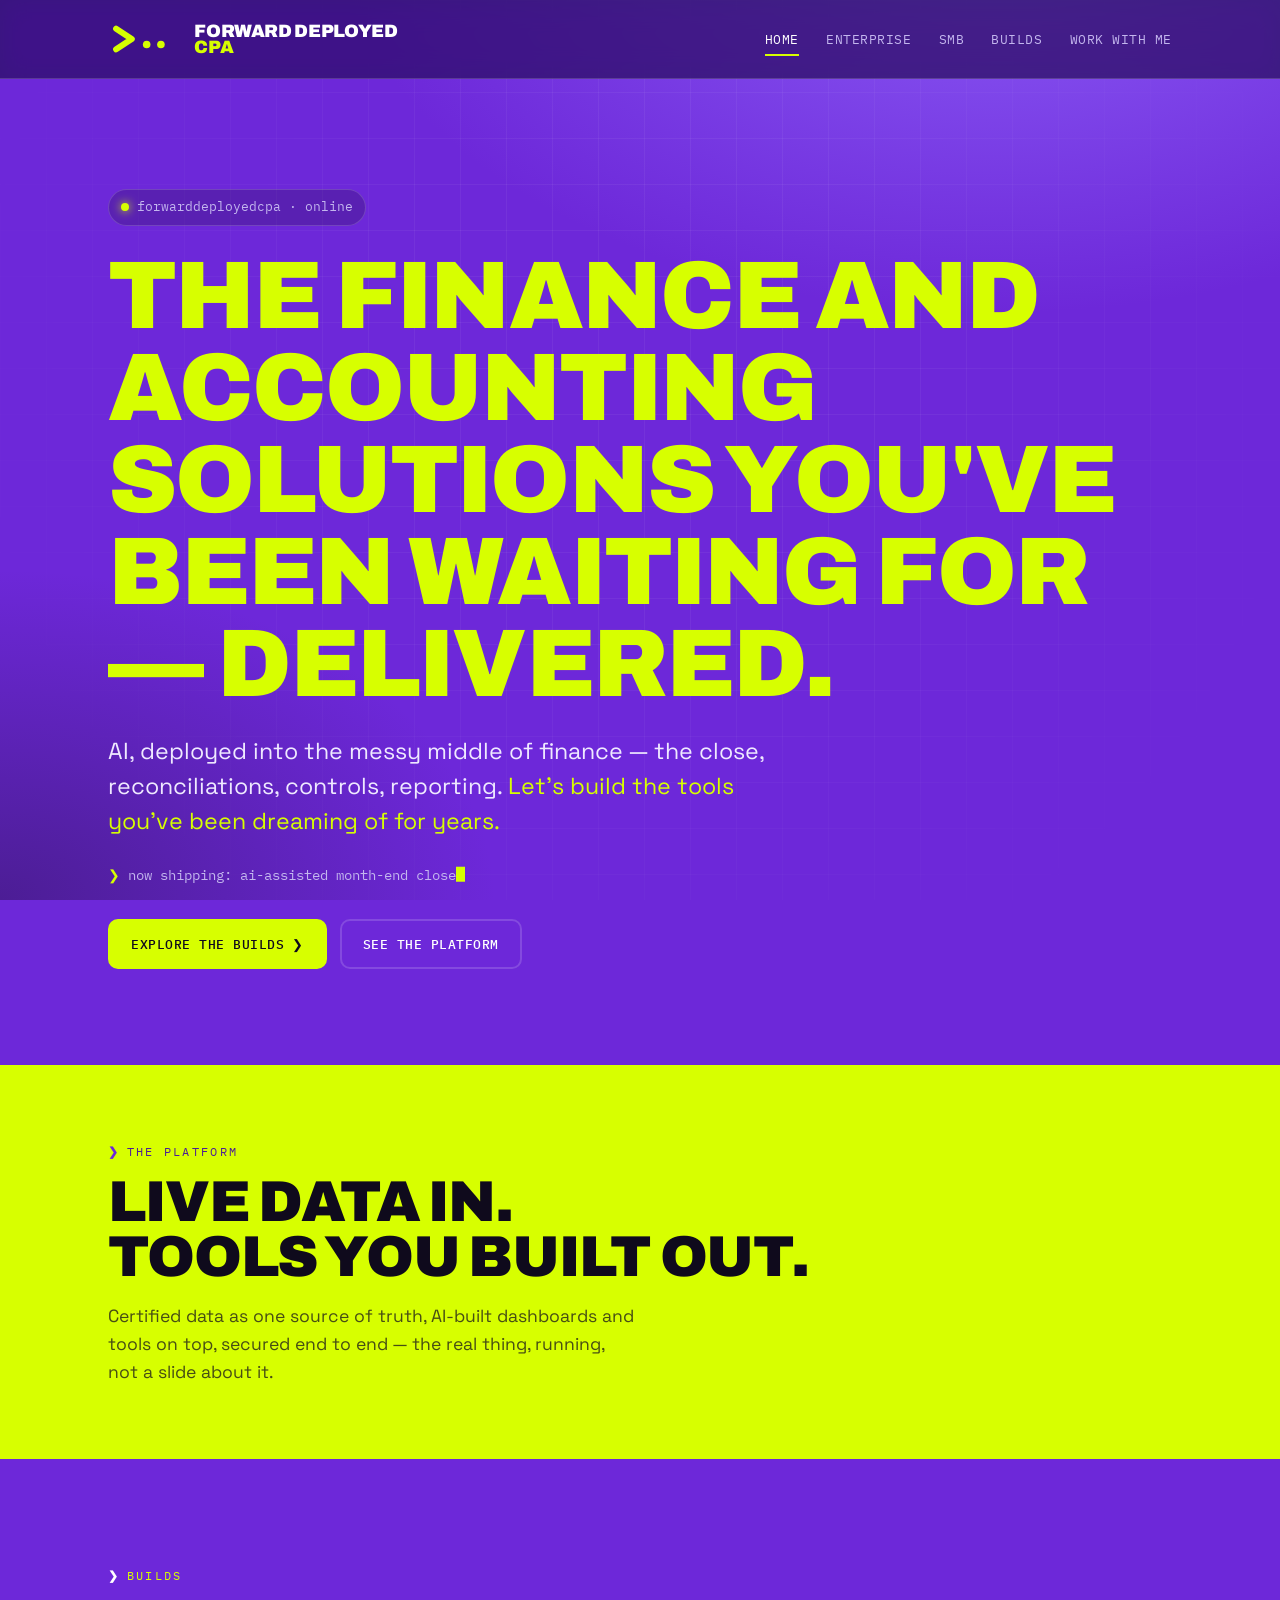
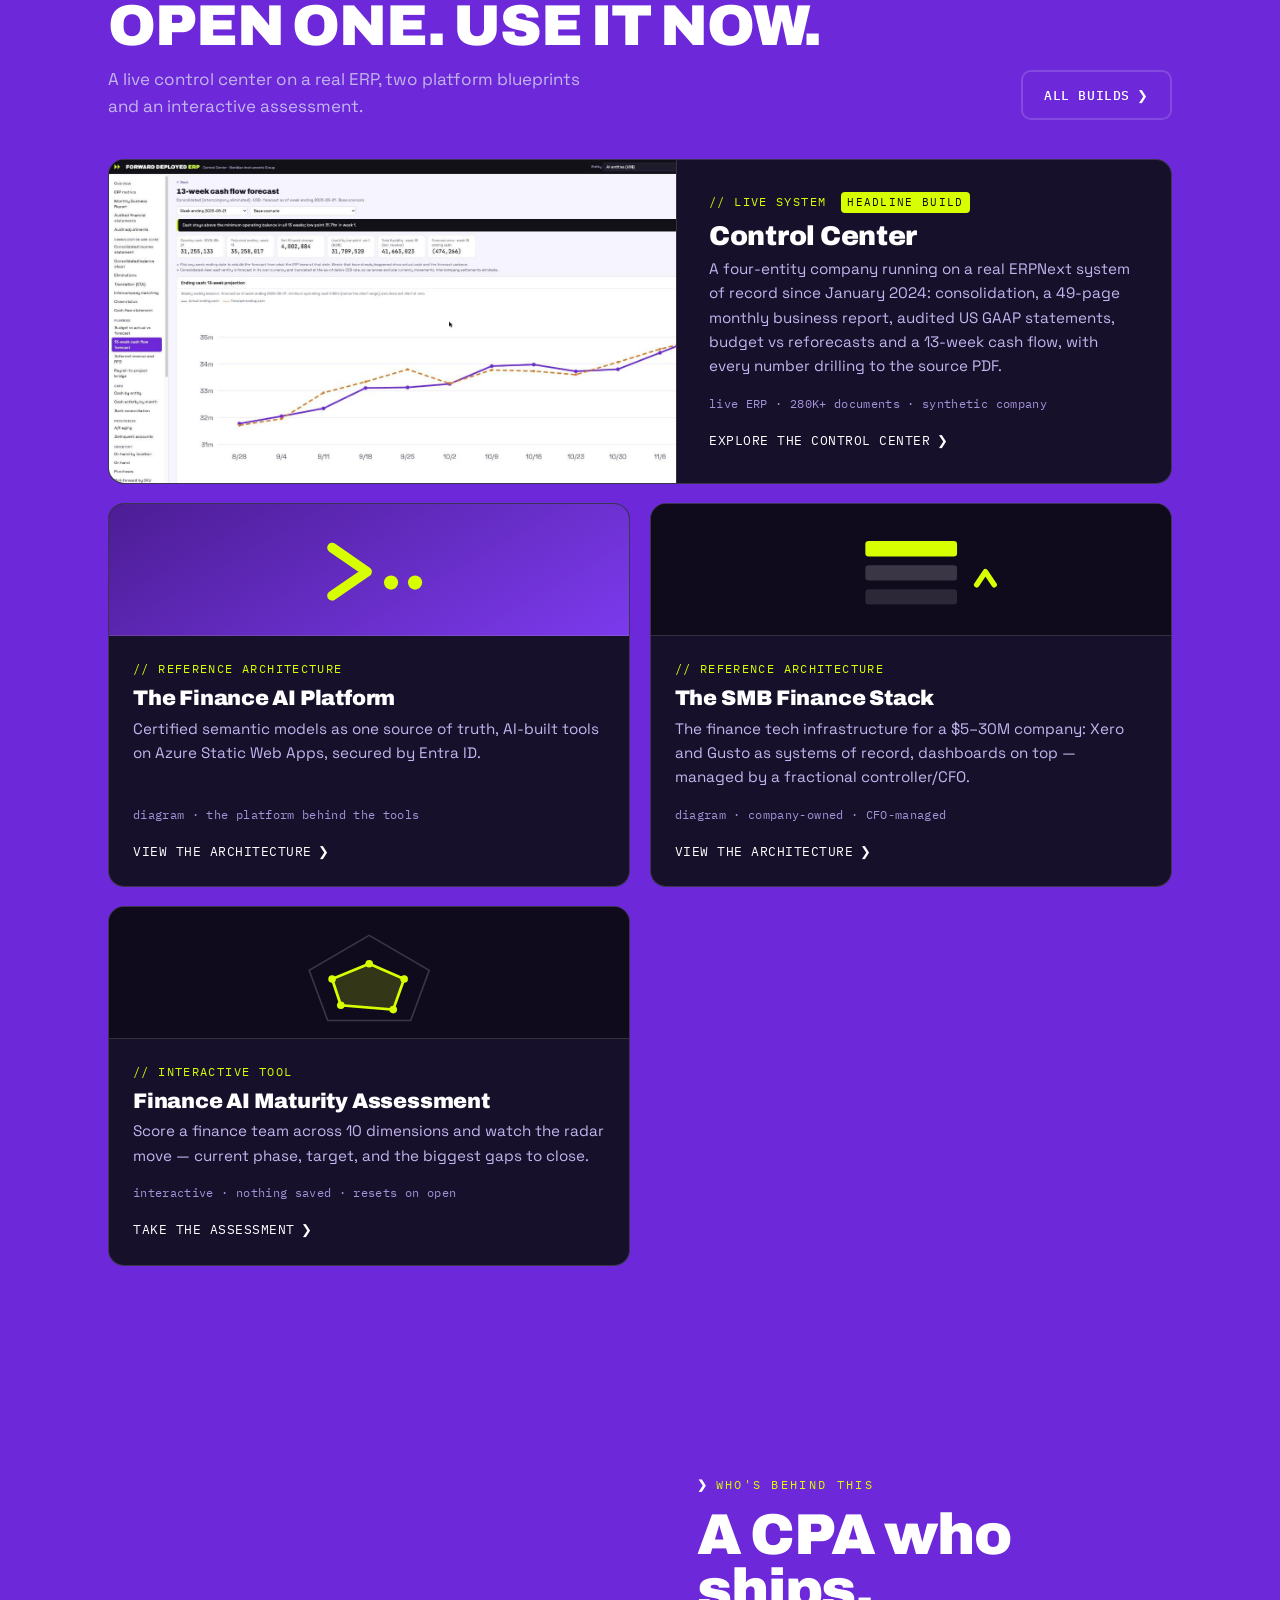
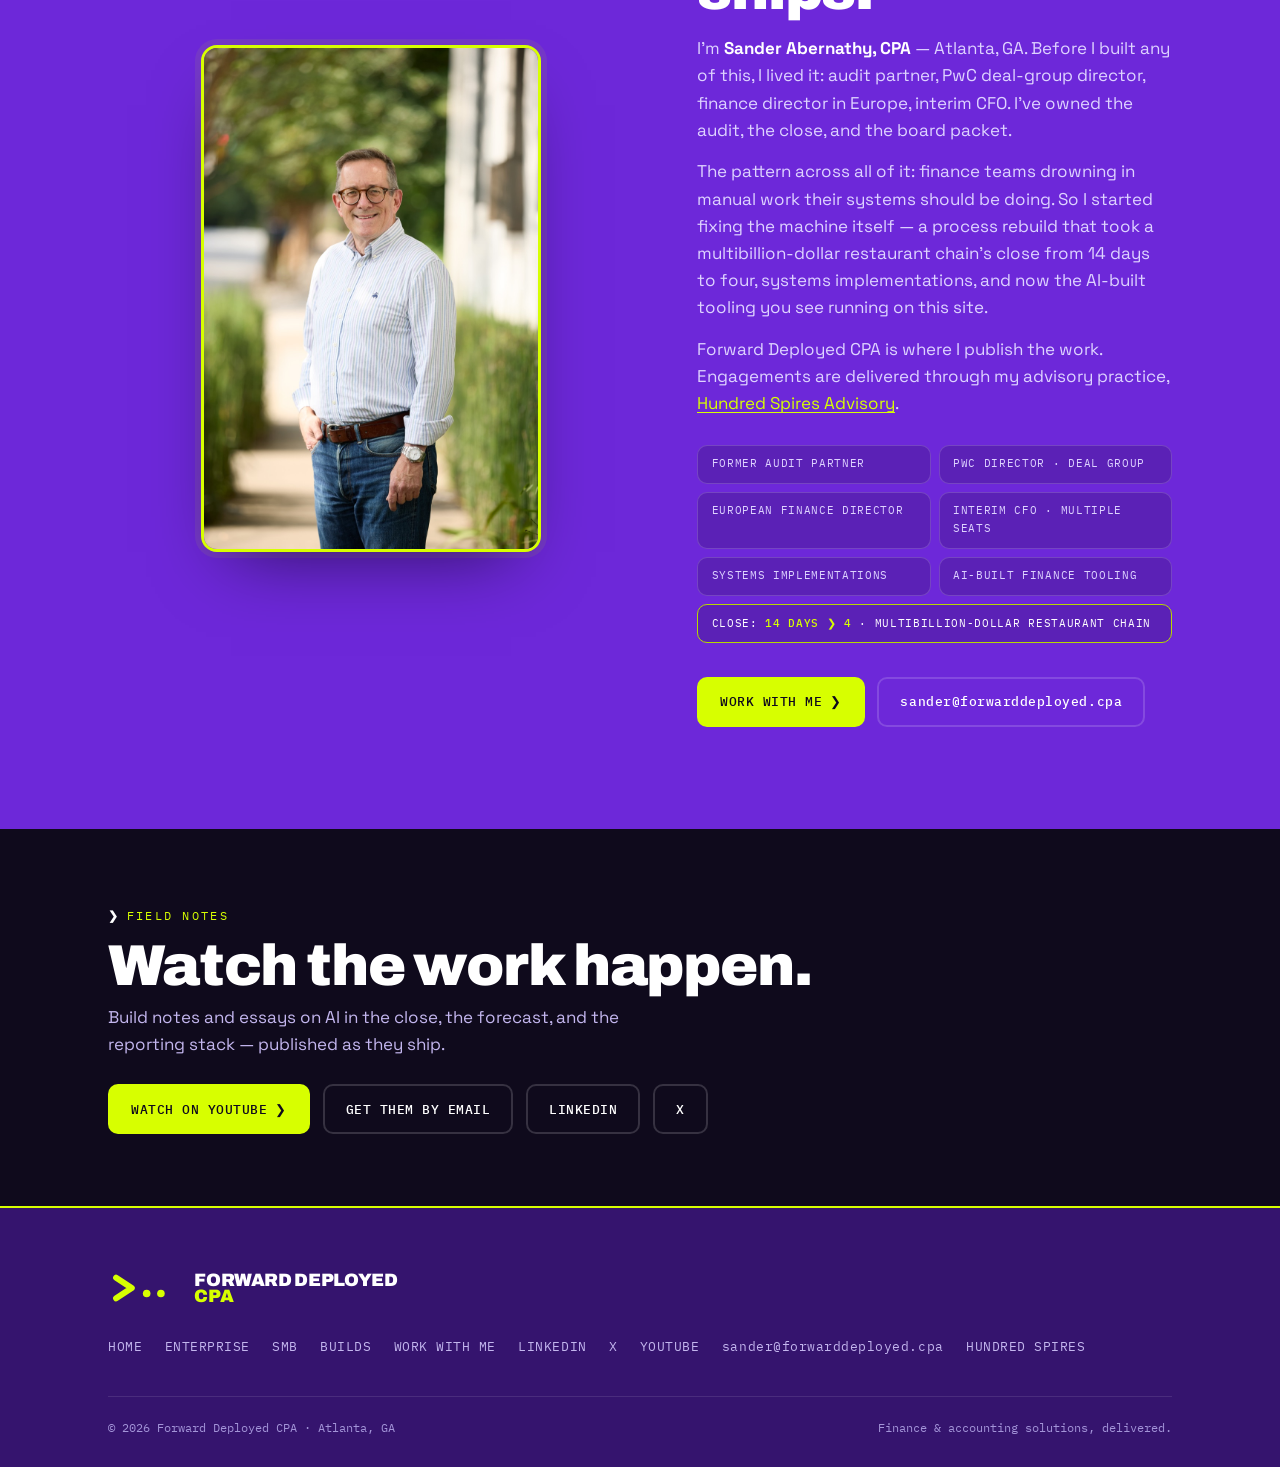
<file: index.html>
<!DOCTYPE html>
<html lang="en">
<head>
<meta charset="utf-8">
<meta name="viewport" content="width=device-width, initial-scale=1">
<title>Forward Deployed CPA — Finance &amp; accounting solutions, delivered</title>
<meta name="description" content="AI deployed into the real work of finance and accounting — the close, reconciliations, controls, reporting. A platform and live tools built to be used.">
<link rel="canonical" href="https://www.forwarddeployed.cpa/">

<meta property="og:type" content="website">
<meta property="og:site_name" content="Forward Deployed CPA">
<meta property="og:title" content="Forward Deployed CPA">
<meta property="og:description" content="AI deployed into the real work of finance — a platform and live tools built to be used.">
<meta property="og:url" content="https://www.forwarddeployed.cpa/">
<meta property="og:image" content="https://www.forwarddeployed.cpa/assets/img/og-banner.png">
<meta name="twitter:card" content="summary_large_image">
<meta name="twitter:site" content="@fwddeployedcpa">
<meta name="theme-color" content="#6D28D9">

<link rel="icon" href="assets/img/favicon.svg" type="image/svg+xml">
<link rel="apple-touch-icon" href="assets/img/logo-square.png">

<link rel="preconnect" href="https://fonts.googleapis.com">
<link rel="preconnect" href="https://fonts.gstatic.com" crossorigin>
<link href="https://fonts.googleapis.com/css2?family=Archivo:wght@900&family=Space+Grotesk:wght@400;500;700&family=IBM+Plex+Mono:wght@400;500&display=swap" rel="stylesheet">
<link rel="stylesheet" href="assets/css/styles.css?v=9">
</head>
<body>
<a class="skip" href="#main">Skip to content</a>

<header class="site-head">
  <div class="wrap site-head__row">
    <a class="brand" href="index.html" aria-label="Forward Deployed CPA home">
      <img class="brand__mark" src="assets/img/mark.svg" alt=""><span class="brand__wm"><span class="brand__word">Forward Deployed</span><span class="brand__cpa">CPA</span></span>
    </a>
    <button class="nav-toggle" aria-label="Open menu" aria-controls="nav" aria-expanded="false">
      <svg viewBox="0 0 24 24" fill="none" stroke="currentColor" stroke-width="2"><path d="M3 6h18M3 12h18M3 18h18"/></svg>
    </button>
    <nav class="nav" id="nav" aria-label="Primary">
      <a href="index.html" aria-current="page">Home</a>
      <a href="enterprise.html">Enterprise</a>
      <a href="smb.html">SMB</a>
      <a href="builds/index.html">Builds</a>
      <a href="work-with-me.html">Work with me</a>
    </nav>
  </div>
</header>

<main id="main">

<!-- ============================= HERO ============================= -->
<section class="hero">
  <div class="wrap">
    <div>
      <span class="termline"><span class="dot"></span> forwarddeployedcpa · online</span>
      <h1 style="color:var(--lime); max-width:20ch">The finance and accounting solutions you've been waiting for — delivered.</h1>
      <p class="lead">
        AI, deployed into the messy middle of finance — the close, reconciliations,
        controls, reporting. <span style="color:var(--lime)">Let's build the tools you've been dreaming of for years.</span>
      </p>
      <p class="hero__ticker">
        <span class="lime">❯</span> now shipping: <span class="type-out" data-type="ai-assisted month-end close|agentic reconciliations|governed finance-AI platforms|reporting on autopilot"></span><span class="cursor" aria-hidden="true"></span>
      </p>
      <div class="hero__cta">
        <a class="btn btn--lime" href="builds/index.html">Explore the builds <span class="arw" aria-hidden="true">❯</span></a>
        <a class="btn btn--ghost" href="builds/platform-architecture.html">See the platform</a>
      </div>
    </div>
  </div>
</section>

<!-- ============================= STATEMENT BAND ============================= -->
<section class="band-lime section section--tight">
  <div class="wrap statement reveal">
    <span class="eyebrow">the platform</span>
    <h2 style="margin-top:.6rem">Live data in.<br>Tools you built out.</h2>
    <p>Certified data as one source of truth, AI-built dashboards and tools on top, secured end to end — the real thing, running, not a slide about it.</p>
  </div>
</section>

<!-- ============================= THE BUILDS ============================= -->
<section class="section">
  <div class="wrap">
    <div class="sec-head reveal">
      <div>
        <span class="eyebrow">builds</span>
        <h2 style="margin-top:.6rem">Open one. Use it now.</h2>
        <p class="muted">A live control center on a real ERP, two platform blueprints and an interactive assessment.</p>
      </div>
      <a class="btn btn--ghost" href="builds/index.html">All builds <span class="arw" aria-hidden="true">❯</span></a>
    </div>

    <div class="builds">

      <a class="build build--feature reveal" href="builds/control-center.html">
        <div class="build__top"><img src="assets/img/cc-cashflow.jpg" width="1568" height="746" alt="" loading="lazy"></div>
        <div class="build__body">
          <span class="build__kind">// live system <span class="build__flag">headline build</span></span>
          <h3>Control Center</h3>
          <p>A four-entity company running on a real ERPNext system of record since January 2024: consolidation, a 49-page monthly business report, audited US GAAP statements, budget vs reforecasts and a 13-week cash flow, with every number drilling to the source PDF.</p>
          <span class="build__meta">live ERP · 280K+ documents · synthetic company</span>
          <span class="build__go">Explore the Control Center <span class="arw" aria-hidden="true">❯</span></span>
        </div>
      </a>

      <a class="build reveal" href="builds/platform-architecture.html">
        <div class="build__top" style="background:linear-gradient(150deg,var(--grape-deep),var(--grape-bright))">
          <svg viewBox="0 0 200 120" fill="none" aria-hidden="true">
            <polyline points="66,40 98,62 66,84" stroke="#D7FF00" stroke-width="9" stroke-linecap="round" stroke-linejoin="round"/>
            <circle cx="120" cy="72" r="6.5" fill="#D7FF00"/><circle cx="142" cy="72" r="6.5" fill="#D7FF00"/>
          </svg>
        </div>
        <div class="build__body">
          <span class="build__kind">// reference architecture</span>
          <h3>The Finance AI Platform</h3>
          <p>Certified semantic models as one source of truth, AI-built tools on Azure Static Web Apps, secured by Entra ID.</p>
          <span class="build__meta">diagram · the platform behind the tools</span>
          <span class="build__go">View the architecture <span class="arw" aria-hidden="true">❯</span></span>
        </div>
      </a>

      <a class="build reveal" href="builds/smb-stack.html">
        <div class="build__top" style="background:var(--ink)">
          <svg viewBox="0 0 200 120" fill="none" aria-hidden="true">
            <rect x="58" y="78" width="84" height="14" rx="3" fill="rgba(255,255,255,.12)"/>
            <rect x="58" y="56" width="84" height="14" rx="3" fill="rgba(255,255,255,.18)"/>
            <rect x="58" y="34" width="84" height="14" rx="3" fill="#D7FF00"/>
            <polyline points="160,74 168,62 176,74" stroke="#D7FF00" stroke-width="5" stroke-linecap="round" stroke-linejoin="round"/>
          </svg>
        </div>
        <div class="build__body">
          <span class="build__kind">// reference architecture</span>
          <h3>The SMB Finance Stack</h3>
          <p>The finance tech infrastructure for a $5–30M company: Xero and Gusto as systems of record, dashboards on top — managed by a fractional controller/CFO.</p>
          <span class="build__meta">diagram · company-owned · CFO-managed</span>
          <span class="build__go">View the architecture <span class="arw" aria-hidden="true">❯</span></span>
        </div>
      </a>

      <a class="build reveal" href="builds/ai-maturity-assessment.html">
        <div class="build__top" style="background:var(--ink)">
          <svg viewBox="0 0 200 120" fill="none" aria-hidden="true">
            <polygon points="100,26 155,58 138,104 62,104 45,58" fill="none" stroke="rgba(255,255,255,.18)" stroke-width="1.5"/>
            <polygon points="100,52 132,66 122,94 74,90 66,66" fill="rgba(215,255,0,.18)" stroke="#D7FF00" stroke-width="2.5"/>
            <circle cx="100" cy="52" r="3.5" fill="#D7FF00"/><circle cx="132" cy="66" r="3.5" fill="#D7FF00"/><circle cx="122" cy="94" r="3.5" fill="#D7FF00"/><circle cx="74" cy="90" r="3.5" fill="#D7FF00"/><circle cx="66" cy="66" r="3.5" fill="#D7FF00"/>
          </svg>
        </div>
        <div class="build__body">
          <span class="build__kind">// interactive tool</span>
          <h3>Finance AI Maturity Assessment</h3>
          <p>Score a finance team across 10 dimensions and watch the radar move — current phase, target, and the biggest gaps to close.</p>
          <span class="build__meta">interactive · nothing saved · resets on open</span>
          <span class="build__go">Take the assessment <span class="arw" aria-hidden="true">❯</span></span>
        </div>
      </a>

    </div>
  </div>
</section>

<!-- ============================= WHO'S BEHIND THIS ============================= -->
<section class="section" id="who">
  <div class="wrap">
    <div class="grid grid--split">
      <div class="logo-frame reveal" style="max-width:340px">
        <img src="assets/img/sander.jpg?v=2" alt="Sander Abernathy, CPA" width="900" height="1349">
      </div>
      <div class="reveal">
        <span class="eyebrow">who's behind this</span>
        <h2 style="margin-top:.6rem;text-transform:none;letter-spacing:-.02em">A CPA who ships.</h2>
        <p style="margin-top:1.1rem">I'm <strong>Sander Abernathy, CPA</strong> — Atlanta, GA. Before I built any of this, I lived it: audit partner, PwC deal-group director, finance director in Europe, interim CFO. I've owned the audit, the close, and the board packet.</p>
        <p style="margin-top:.9rem">The pattern across all of it: finance teams drowning in manual work their systems should be doing. So I started fixing the machine itself — a process rebuild that took a multibillion-dollar restaurant chain's close from 14 days to four, systems implementations, and now the AI-built tooling you see running on this site.</p>
        <p style="margin-top:.9rem">Forward Deployed CPA is where I publish the work. Engagements are delivered through my advisory practice, <a href="https://hundred-spires.com" style="color:var(--lime);text-decoration:underline;text-underline-offset:3px">Hundred Spires Advisory</a>.</p>
        <div class="cred-grid">
          <span class="cred">former audit partner</span>
          <span class="cred">pwc director · deal group</span>
          <span class="cred">european finance director</span>
          <span class="cred">interim cfo · multiple seats</span>
          <span class="cred">systems implementations</span>
          <span class="cred">ai-built finance tooling</span>
          <span class="cred cred--hi">close: <b>14 days ❯ 4</b> · multibillion-dollar restaurant chain</span>
        </div>
        <div class="hero__cta">
          <a class="btn btn--lime" href="work-with-me.html">Work with me <span class="arw" aria-hidden="true">❯</span></a>
          <a class="btn btn--ghost" href="mailto:sander@forwarddeployed.cpa" style="text-transform:none">sander@forwarddeployed.cpa</a>
        </div>
      </div>
    </div>
  </div>
</section>

<!-- ============================= FIELD NOTES ============================= -->
<section class="band-ink section section--tight">
  <div class="wrap" style="display:flex;flex-wrap:wrap;align-items:center;justify-content:space-between;gap:1.6rem">
    <div>
      <span class="eyebrow">field notes</span>
      <h2 style="margin-top:.6rem;text-transform:none;letter-spacing:-.02em">Watch the work happen.</h2>
      <p class="muted" style="max-width:52ch;margin-top:.7rem">Build notes and essays on AI in the close, the forecast, and the reporting stack — published as they ship.</p>
    </div>
    <div class="hero__cta" style="margin-top:0">
      <a class="btn btn--lime" href="https://www.youtube.com/@forwarddeployedcpa" rel="me">Watch on YouTube <span class="arw" aria-hidden="true">❯</span></a>
      <a class="btn btn--ghost" href="mailto:sander@forwarddeployed.cpa?subject=Add%20me%20to%20Field%20Notes">Get them by email</a>
      <a class="btn btn--ghost" href="https://www.linkedin.com/company/forward-deployed-cpa" rel="me">LinkedIn</a>
      <a class="btn btn--ghost" href="https://x.com/fwddeployedcpa" rel="me">X</a>
    </div>
  </div>
</section>

</main>

<!-- ============================= FOOTER ============================= -->
<footer class="site-foot">
  <div class="wrap">
    <div class="foot-grid">
      <a class="brand" href="index.html" aria-label="Forward Deployed CPA home">
        <img class="brand__mark" src="assets/img/mark.svg" alt=""><span class="brand__wm"><span class="brand__word">Forward Deployed</span><span class="brand__cpa">CPA</span></span>
      </a>
      <div class="foot-links">
        <a href="index.html">Home</a>
        <a href="enterprise.html">Enterprise</a>
        <a href="smb.html">SMB</a>
        <a href="builds/index.html">Builds</a>
        <a href="work-with-me.html">Work with me</a>
        <a href="https://www.linkedin.com/company/forward-deployed-cpa" rel="me">LinkedIn</a>
        <a href="https://x.com/fwddeployedcpa" rel="me">X</a>
        <a href="https://www.youtube.com/@forwarddeployedcpa" rel="me">YouTube</a>
        <a href="mailto:sander@forwarddeployed.cpa" style="text-transform:none">sander@forwarddeployed.cpa</a>
        <a href="https://hundred-spires.com">Hundred Spires</a>
      </div>
    </div>
    <div class="foot-bottom">
      <span>© <span data-year>2026</span> Forward Deployed CPA · Atlanta, GA</span>
      <span>Finance &amp; accounting solutions, delivered.</span>
    </div>
  </div>
</footer>

<script src="assets/js/main.js?v=2" defer></script>
</body>
</html>
</file>
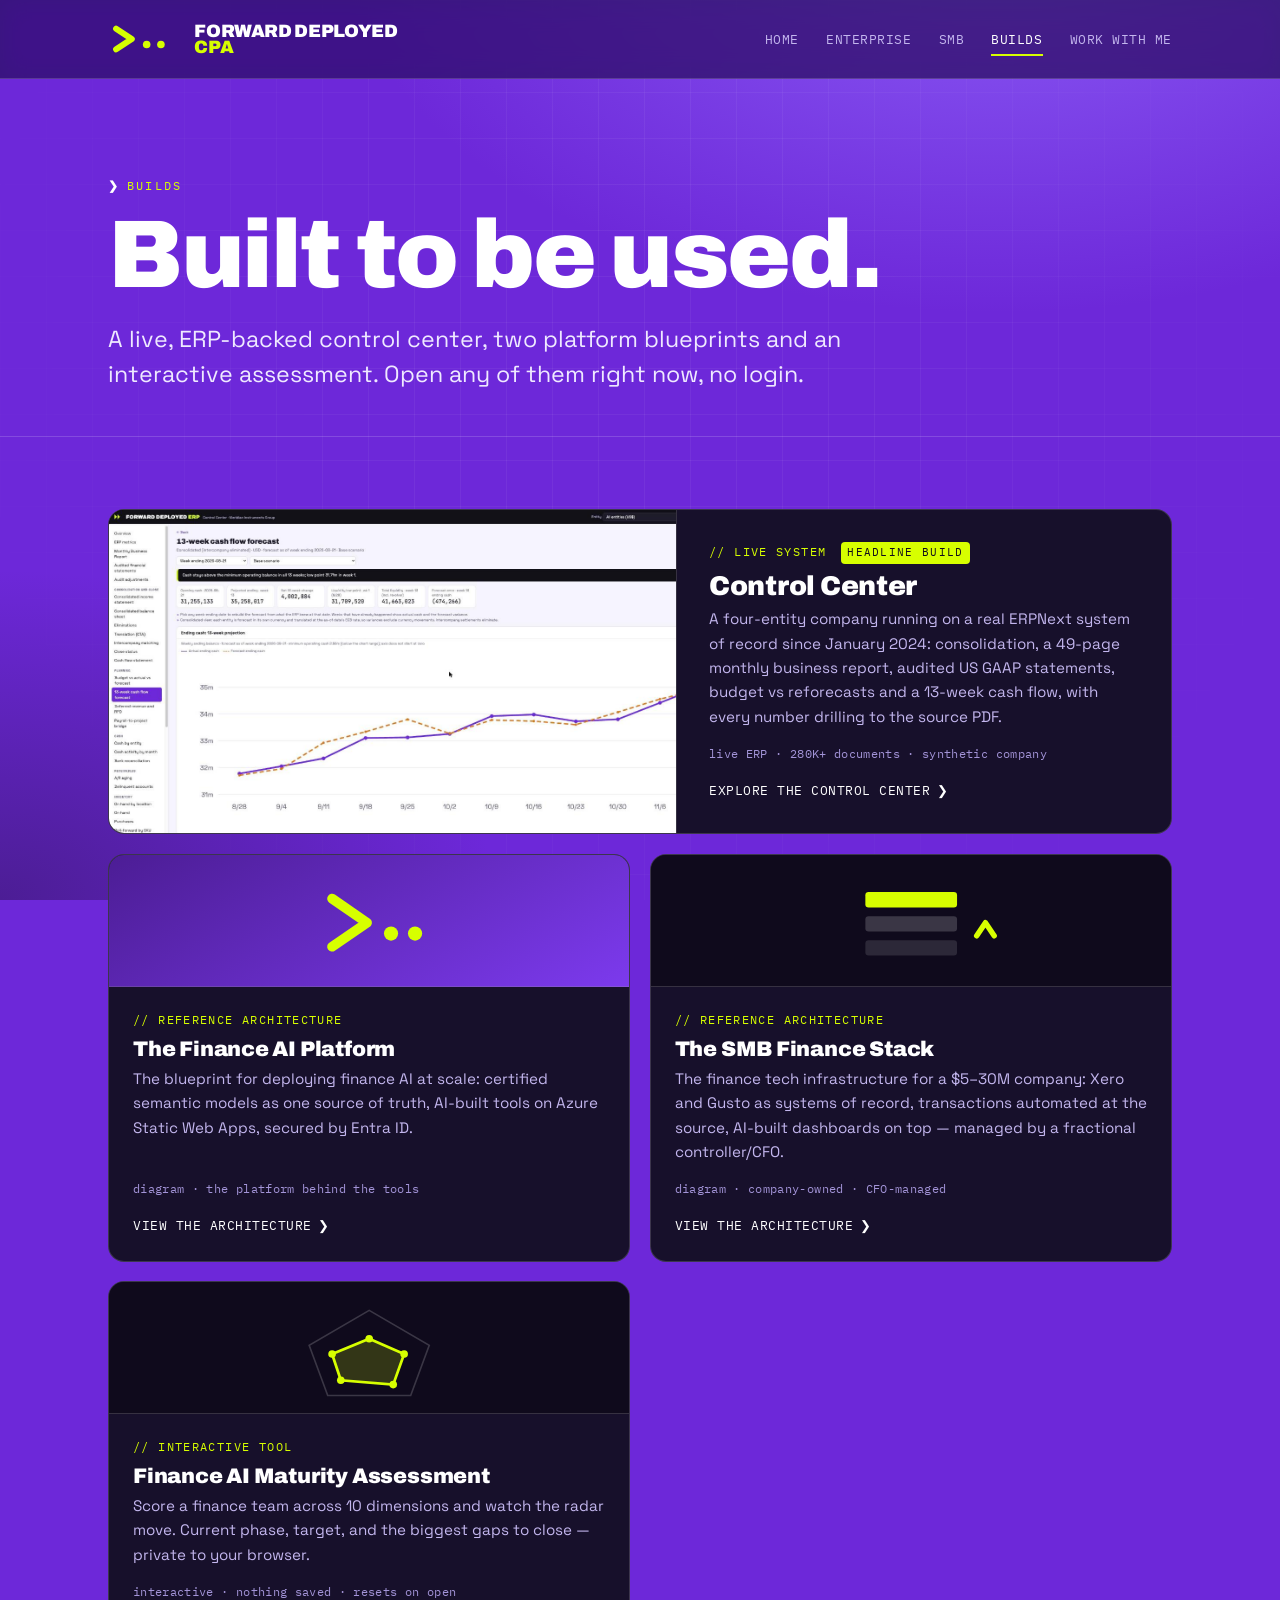
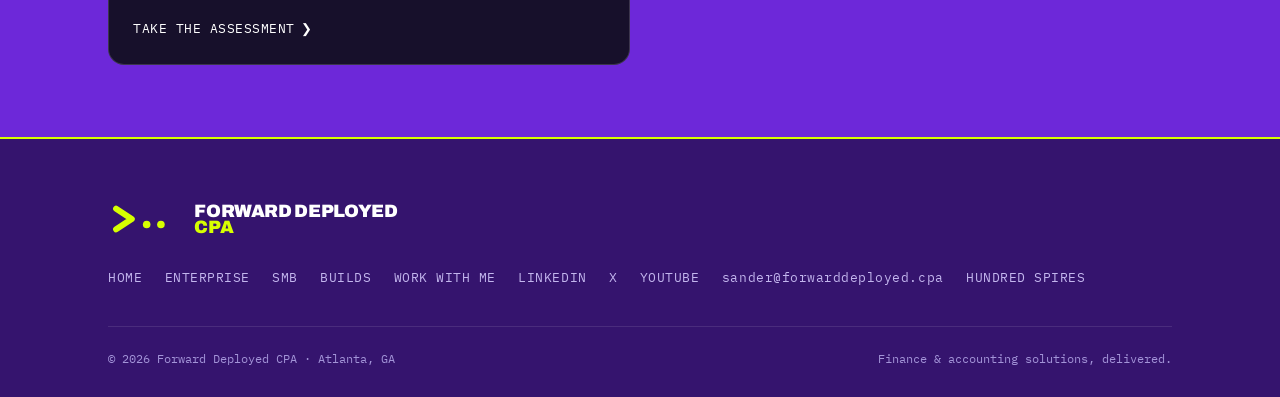
<file: builds/index.html>
<!DOCTYPE html>
<html lang="en">
<head>
<meta charset="utf-8">
<meta name="viewport" content="width=device-width, initial-scale=1">
<title>Builds — Forward Deployed CPA</title>
<meta name="description" content="Live, interactive tools and reference architectures for AI in finance and accounting — enterprise and SMB platform blueprints, an AI maturity self-assessment, and Control Center, a live finance command center on a real ERP.">
<link rel="canonical" href="https://www.forwarddeployed.cpa/builds/">

<meta property="og:type" content="website">
<meta property="og:site_name" content="Forward Deployed CPA">
<meta property="og:title" content="Builds — Forward Deployed CPA">
<meta property="og:description" content="Live, interactive tools and reference architecture for AI in finance and accounting.">
<meta property="og:url" content="https://www.forwarddeployed.cpa/builds/">
<meta property="og:image" content="https://www.forwarddeployed.cpa/assets/img/og-banner.png">
<meta name="twitter:card" content="summary_large_image">
<meta name="twitter:site" content="@fwddeployedcpa">
<meta name="theme-color" content="#6D28D9">
<link rel="icon" href="../assets/img/favicon.svg" type="image/svg+xml">
<link rel="preconnect" href="https://fonts.googleapis.com">
<link rel="preconnect" href="https://fonts.gstatic.com" crossorigin>
<link href="https://fonts.googleapis.com/css2?family=Archivo:wght@900&family=Space+Grotesk:wght@400;500;700&family=IBM+Plex+Mono:wght@400;500&display=swap" rel="stylesheet">
<link rel="stylesheet" href="../assets/css/styles.css?v=9">
</head>
<body>
<a class="skip" href="#main">Skip to content</a>

<header class="site-head">
  <div class="wrap site-head__row">
    <a class="brand" href="../index.html" aria-label="Forward Deployed CPA home">
      <img class="brand__mark" src="../assets/img/mark.svg" alt=""><span class="brand__wm"><span class="brand__word">Forward Deployed</span><span class="brand__cpa">CPA</span></span>
    </a>
    <button class="nav-toggle" aria-label="Open menu" aria-controls="nav" aria-expanded="false">
      <svg viewBox="0 0 24 24" fill="none" stroke="currentColor" stroke-width="2"><path d="M3 6h18M3 12h18M3 18h18"/></svg>
    </button>
    <nav class="nav" id="nav" aria-label="Primary">
      <a href="../index.html">Home</a>
      <a href="../enterprise.html">Enterprise</a>
      <a href="../smb.html">SMB</a>
      <a href="index.html" aria-current="page">Builds</a>
      <a href="../work-with-me.html">Work with me</a>
    </nav>
  </div>
</header>

<main id="main">

<section class="phead">
  <div class="wrap">
    <span class="eyebrow">builds</span>
    <h1 style="text-transform:none;letter-spacing:-.025em;margin-top:.7rem;">Built to be&nbsp;used.</h1>
    <p class="lead">A live, ERP-backed control center, two platform blueprints and an interactive assessment. Open any of them right now, no login.</p>
  </div>
</section>

<section class="section section--tight">
  <div class="wrap">
    <div class="builds">

      <a class="build build--feature reveal" href="control-center.html">
        <div class="build__top"><img src="../assets/img/cc-cashflow.jpg" width="1568" height="746" alt="" loading="lazy"></div>
        <div class="build__body">
          <span class="build__kind">// live system <span class="build__flag">headline build</span></span>
          <h3>Control Center</h3>
          <p>A four-entity company running on a real ERPNext system of record since January 2024: consolidation, a 49-page monthly business report, audited US GAAP statements, budget vs reforecasts and a 13-week cash flow, with every number drilling to the source PDF.</p>
          <span class="build__meta">live ERP · 280K+ documents · synthetic company</span>
          <span class="build__go">Explore the Control Center <span class="arw" aria-hidden="true">❯</span></span>
        </div>
      </a>


      <a class="build reveal" href="platform-architecture.html">
        <div class="build__top" style="background:linear-gradient(150deg,var(--grape-deep),var(--grape-bright))">
          <svg viewBox="0 0 200 120" fill="none" aria-hidden="true">
            <polyline points="66,40 98,62 66,84" stroke="#D7FF00" stroke-width="9" stroke-linecap="round" stroke-linejoin="round"/>
            <circle cx="120" cy="72" r="6.5" fill="#D7FF00"/><circle cx="142" cy="72" r="6.5" fill="#D7FF00"/>
          </svg>
        </div>
        <div class="build__body">
          <span class="build__kind">// reference architecture</span>
          <h3>The Finance AI Platform</h3>
          <p>The blueprint for deploying finance AI at scale: certified semantic models as one source of truth, AI-built tools on Azure Static Web Apps, secured by Entra ID.</p>
          <span class="build__meta">diagram · the platform behind the tools</span>
          <span class="build__go">View the architecture <span class="arw" aria-hidden="true">❯</span></span>
        </div>
      </a>

      <a class="build reveal" href="smb-stack.html">
        <div class="build__top" style="background:var(--ink)">
          <svg viewBox="0 0 200 120" fill="none" aria-hidden="true">
            <rect x="58" y="78" width="84" height="14" rx="3" fill="rgba(255,255,255,.12)"/>
            <rect x="58" y="56" width="84" height="14" rx="3" fill="rgba(255,255,255,.18)"/>
            <rect x="58" y="34" width="84" height="14" rx="3" fill="#D7FF00"/>
            <polyline points="160,74 168,62 176,74" stroke="#D7FF00" stroke-width="5" stroke-linecap="round" stroke-linejoin="round"/>
          </svg>
        </div>
        <div class="build__body">
          <span class="build__kind">// reference architecture</span>
          <h3>The SMB Finance Stack</h3>
          <p>The finance tech infrastructure for a $5–30M company: Xero and Gusto as systems of record, transactions automated at the source, AI-built dashboards on top — managed by a fractional controller/CFO.</p>
          <span class="build__meta">diagram · company-owned · CFO-managed</span>
          <span class="build__go">View the architecture <span class="arw" aria-hidden="true">❯</span></span>
        </div>
      </a>

      <a class="build reveal" href="ai-maturity-assessment.html">
        <div class="build__top" style="background:var(--ink)">
          <svg viewBox="0 0 200 120" fill="none" aria-hidden="true">
            <polygon points="100,26 155,58 138,104 62,104 45,58" fill="none" stroke="rgba(255,255,255,.18)" stroke-width="1.5"/>
            <polygon points="100,52 132,66 122,94 74,90 66,66" fill="rgba(215,255,0,.18)" stroke="#D7FF00" stroke-width="2.5"/>
            <circle cx="100" cy="52" r="3.5" fill="#D7FF00"/><circle cx="132" cy="66" r="3.5" fill="#D7FF00"/><circle cx="122" cy="94" r="3.5" fill="#D7FF00"/><circle cx="74" cy="90" r="3.5" fill="#D7FF00"/><circle cx="66" cy="66" r="3.5" fill="#D7FF00"/>
          </svg>
        </div>
        <div class="build__body">
          <span class="build__kind">// interactive tool</span>
          <h3>Finance AI Maturity Assessment</h3>
          <p>Score a finance team across 10 dimensions and watch the radar move. Current phase, target, and the biggest gaps to close — private to your browser.</p>
          <span class="build__meta">interactive · nothing saved · resets on open</span>
          <span class="build__go">Take the assessment <span class="arw" aria-hidden="true">❯</span></span>
        </div>
      </a>


    </div>
  </div>
</section>

</main>

<footer class="site-foot">
  <div class="wrap">
    <div class="foot-grid">
      <a class="brand" href="../index.html" aria-label="Forward Deployed CPA home">
        <img class="brand__mark" src="../assets/img/mark.svg" alt=""><span class="brand__wm"><span class="brand__word">Forward Deployed</span><span class="brand__cpa">CPA</span></span>
      </a>
      <div class="foot-links">
        <a href="../index.html">Home</a>
        <a href="../enterprise.html">Enterprise</a>
        <a href="../smb.html">SMB</a>
        <a href="index.html">Builds</a>
        <a href="../work-with-me.html">Work with me</a>
        <a href="https://www.linkedin.com/company/forward-deployed-cpa" rel="me">LinkedIn</a>
        <a href="https://x.com/fwddeployedcpa" rel="me">X</a>
        <a href="https://www.youtube.com/@forwarddeployedcpa" rel="me">YouTube</a>
        <a href="mailto:sander@forwarddeployed.cpa" style="text-transform:none">sander@forwarddeployed.cpa</a>
        <a href="https://hundred-spires.com">Hundred Spires</a>
      </div>
    </div>
    <div class="foot-bottom">
      <span>© <span data-year>2026</span> Forward Deployed CPA · Atlanta, GA</span>
      <span>Finance &amp; accounting solutions, delivered.</span>
    </div>
  </div>
</footer>

<script src="../assets/js/main.js?v=2" defer></script>
</body>
</html>
</file>
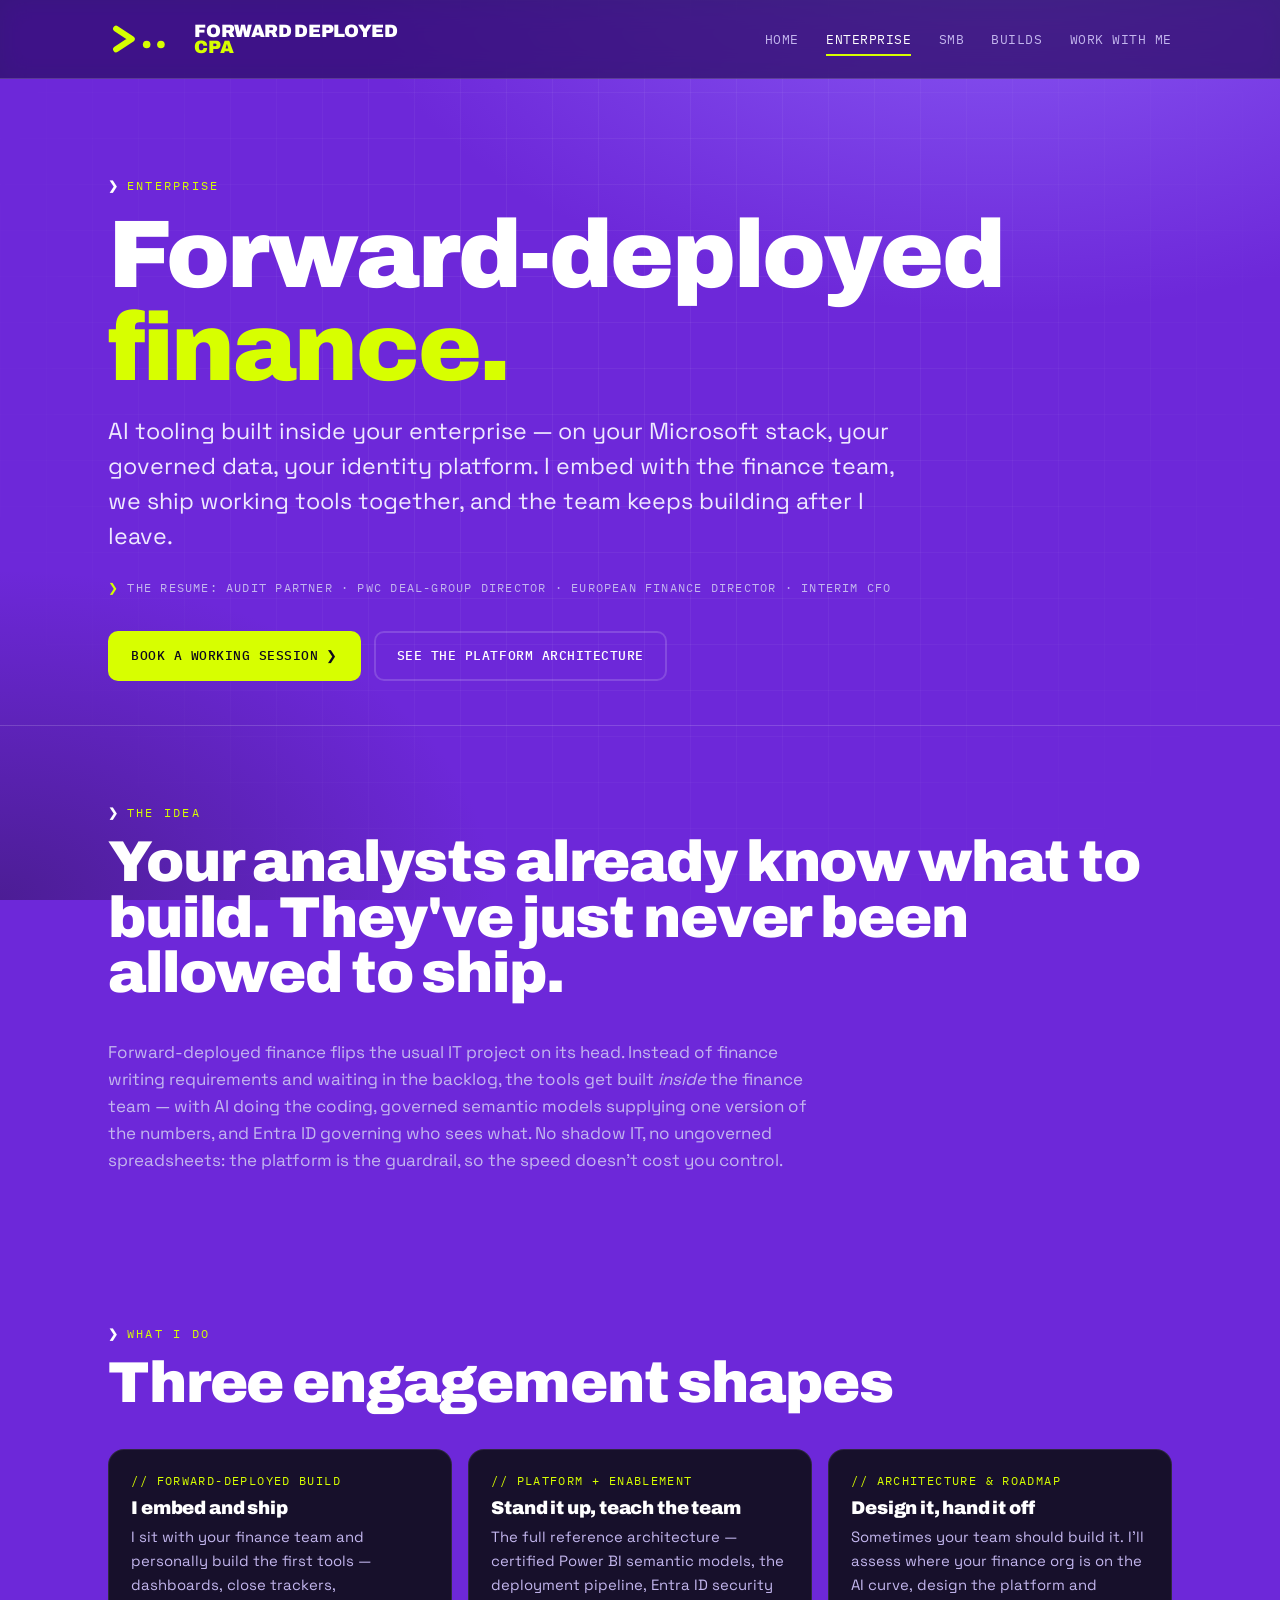
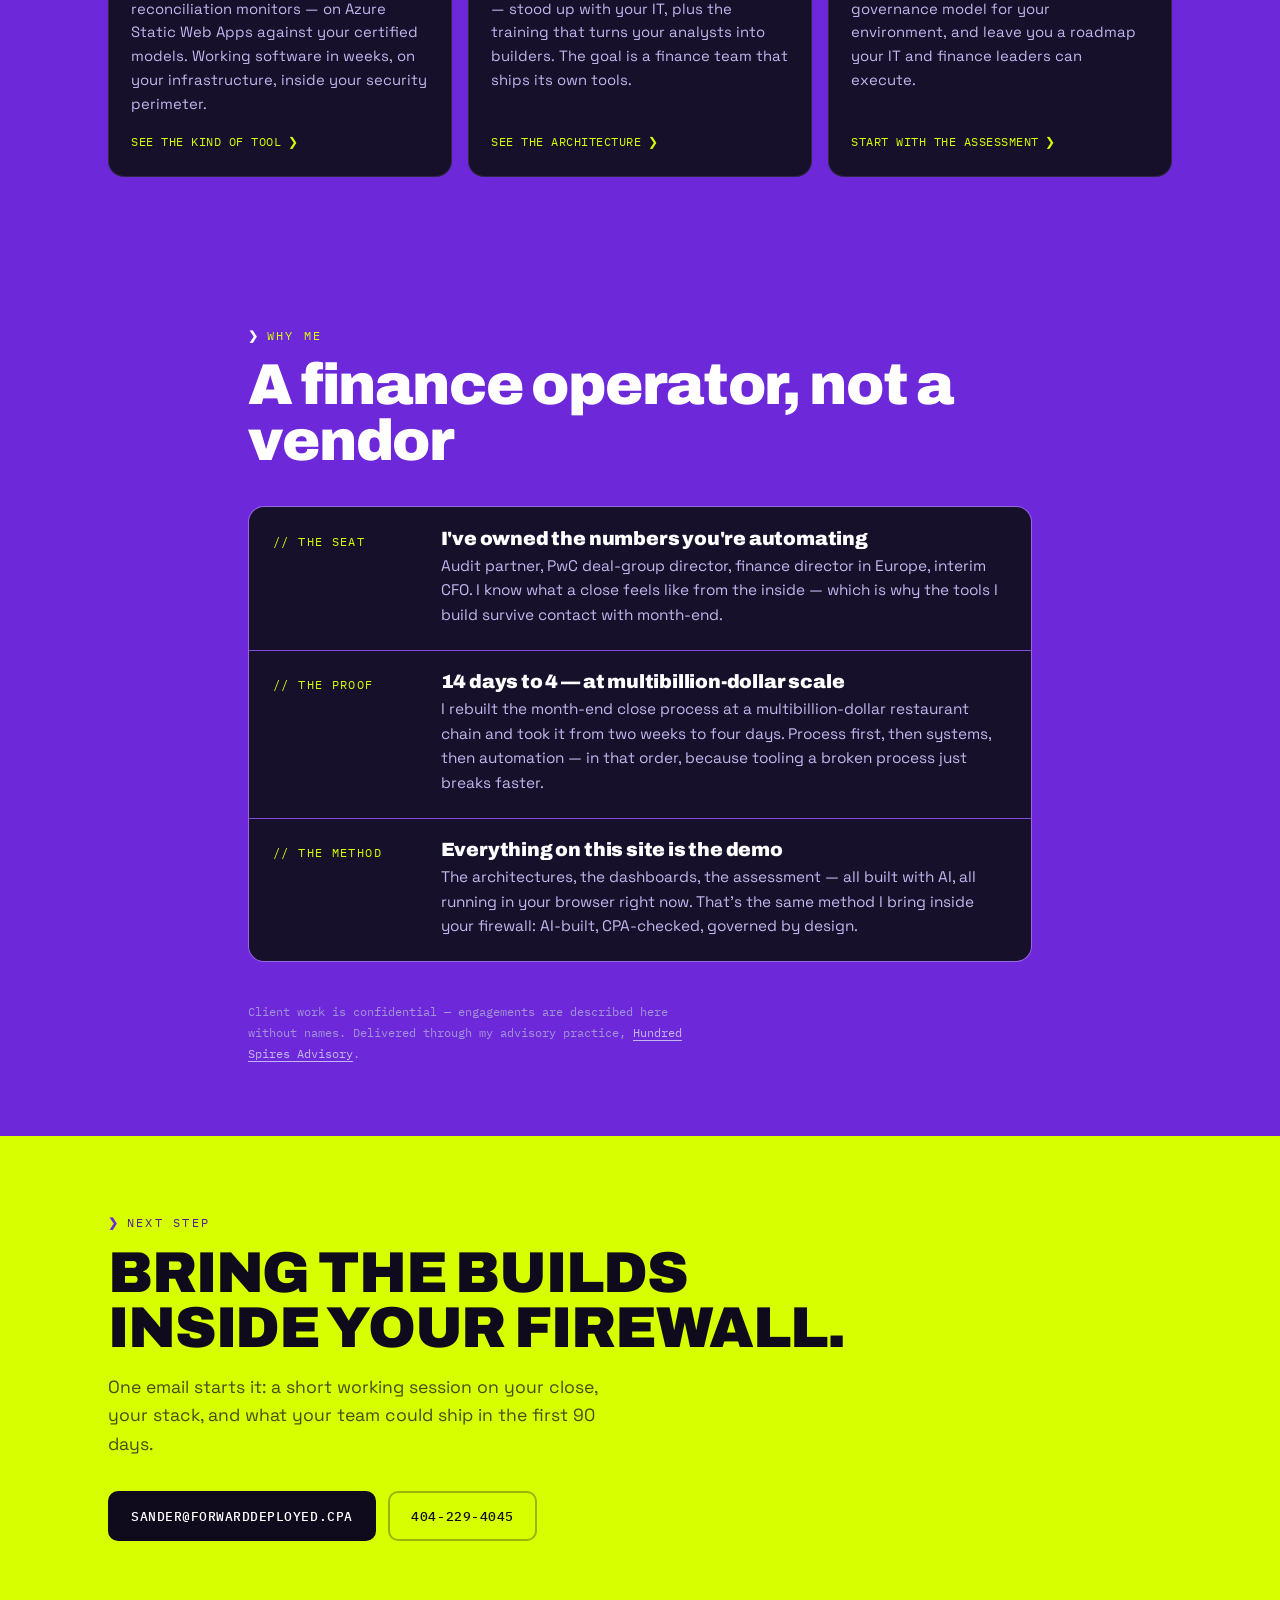
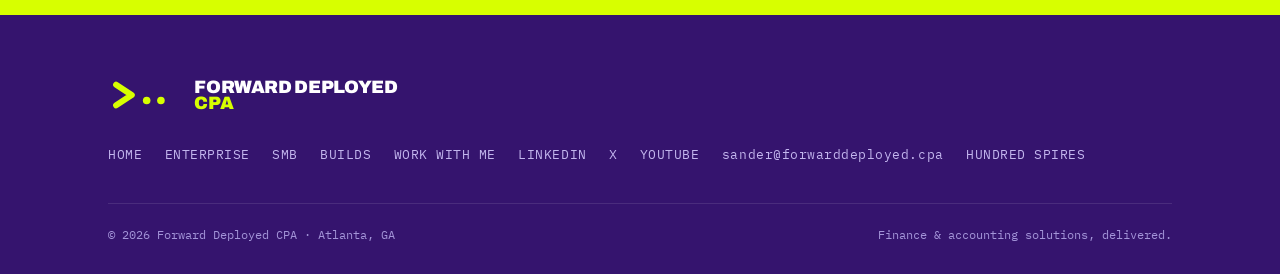
<file: enterprise.html>
<!DOCTYPE html>
<html lang="en">
<head>
<meta charset="utf-8">
<meta name="viewport" content="width=device-width, initial-scale=1">
<title>Forward-Deployed Finance — Enterprise — Forward Deployed CPA</title>
<meta name="description" content="Forward-deployed finance for enterprise teams: AI tooling built inside your Microsoft stack — certified semantic models, tools shipped with your finance team on Azure Static Web Apps, secured by Entra ID — by a CPA who has been an audit partner, PwC deal-group director, and interim CFO.">
<link rel="canonical" href="https://www.forwarddeployed.cpa/enterprise.html">

<meta property="og:type" content="website">
<meta property="og:site_name" content="Forward Deployed CPA">
<meta property="og:title" content="Forward-Deployed Finance — Enterprise">
<meta property="og:description" content="AI tooling built inside your Microsoft stack, with your finance team — shipped, governed, and secured end to end.">
<meta property="og:url" content="https://www.forwarddeployed.cpa/enterprise.html">
<meta property="og:image" content="https://www.forwarddeployed.cpa/assets/img/og-banner.png">
<meta name="twitter:card" content="summary_large_image">
<meta name="twitter:site" content="@fwddeployedcpa">
<meta name="theme-color" content="#6D28D9">
<link rel="icon" href="assets/img/favicon.svg" type="image/svg+xml">
<link rel="preconnect" href="https://fonts.googleapis.com">
<link rel="preconnect" href="https://fonts.gstatic.com" crossorigin>
<link href="https://fonts.googleapis.com/css2?family=Archivo:wght@900&family=Space+Grotesk:wght@400;500;700&family=IBM+Plex+Mono:wght@400;500&display=swap" rel="stylesheet">
<link rel="stylesheet" href="assets/css/styles.css?v=9">
<style>
/* page-specific: offer cards (mirrors work-with-me) */
.fit-grid { display: grid; grid-template-columns: repeat(3, 1fr); gap: 1rem; }
.fit {
  display: flex; flex-direction: column;
  background: var(--ink-panel); border: 1px solid var(--line-soft); border-radius: var(--radius);
  padding: 1.4rem 1.4rem 1.5rem;
}
.fit .layer__tag { padding-top: 0; margin-bottom: .6rem; display: block; }
.fit h3 { text-transform: none; letter-spacing: -.01em; font-size: 1.15rem; color: #fff; margin-bottom: .45rem; }
.fit p { font-size: .93rem; color: var(--mute); flex: 1; }
.fit a.go, .fit span.go { font-family: var(--f-mono); font-size: .78rem; text-transform: uppercase; letter-spacing: .04em; color: var(--lime); margin-top: 1rem; display: inline-flex; gap: .5em; }
@media (max-width: 840px) { .fit-grid { grid-template-columns: 1fr; } }
.fineprint { font-family: var(--f-mono); font-size: .78rem; color: var(--mute-dim); max-width: 64ch; line-height: 1.7; }
.fineprint a { color: var(--mute); text-decoration: underline; text-underline-offset: 3px; }
</style>
</head>
<body>
<a class="skip" href="#main">Skip to content</a>

<header class="site-head">
  <div class="wrap site-head__row">
    <a class="brand" href="index.html" aria-label="Forward Deployed CPA home">
      <img class="brand__mark" src="assets/img/mark.svg" alt=""><span class="brand__wm"><span class="brand__word">Forward Deployed</span><span class="brand__cpa">CPA</span></span>
    </a>
    <button class="nav-toggle" aria-label="Open menu" aria-controls="nav" aria-expanded="false">
      <svg viewBox="0 0 24 24" fill="none" stroke="currentColor" stroke-width="2"><path d="M3 6h18M3 12h18M3 18h18"/></svg>
    </button>
    <nav class="nav" id="nav" aria-label="Primary">
      <a href="index.html">Home</a>
      <a href="enterprise.html" aria-current="page">Enterprise</a>
      <a href="smb.html">SMB</a>
      <a href="builds/index.html">Builds</a>
      <a href="work-with-me.html">Work with me</a>
    </nav>
  </div>
</header>

<main id="main">

<section class="phead">
  <div class="wrap">
    <span class="eyebrow">enterprise</span>
    <h1 style="text-transform:none;letter-spacing:-.025em;margin-top:.7rem;">Forward-deployed <span class="lime">finance.</span></h1>
    <p class="lead">AI tooling built inside your enterprise — on your Microsoft stack, your governed data, your identity platform. I embed with the finance team, we ship working tools together, and the team keeps building after I leave.</p>
    <p class="mono" style="margin-top:1.5rem;font-size:.76rem;letter-spacing:.1em;text-transform:uppercase;color:var(--mute)"><span class="lime">❯</span> the resume: audit partner · pwc deal-group director · european finance director · interim cfo</p>
    <div class="hero__cta">
      <a class="btn btn--lime" href="mailto:sander@forwarddeployed.cpa?subject=Enterprise%20working%20session">Book a working session <span class="arw" aria-hidden="true">❯</span></a>
      <a class="btn btn--ghost" href="builds/platform-architecture.html">See the platform architecture</a>
    </div>
  </div>
</section>

<section class="section section--tight">
  <div class="wrap">
    <div class="sec-head reveal">
      <div>
        <span class="eyebrow">the idea</span>
        <h2 style="margin-top:.6rem;text-transform:none;letter-spacing:-.02em">Your analysts already know what to build. They've just never been allowed to ship.</h2>
      </div>
    </div>
    <p class="muted reveal" style="max-width:64ch">Forward-deployed finance flips the usual IT project on its head. Instead of finance writing requirements and waiting in the backlog, the tools get built <em>inside</em> the finance team — with AI doing the coding, governed semantic models supplying one version of the numbers, and Entra ID governing who sees what. No shadow IT, no ungoverned spreadsheets: the platform is the guardrail, so the speed doesn't cost you control.</p>
  </div>
</section>

<section class="section section--tight">
  <div class="wrap">
    <div class="sec-head reveal">
      <div>
        <span class="eyebrow">what I do</span>
        <h2 style="margin-top:.6rem;text-transform:none;letter-spacing:-.02em">Three engagement shapes</h2>
      </div>
    </div>
    <div class="fit-grid reveal">
      <div class="fit">
        <span class="layer__tag">// forward-deployed build</span>
        <h3>I embed and ship</h3>
        <p>I sit with your finance team and personally build the first tools — dashboards, close trackers, reconciliation monitors — on Azure Static Web Apps against your certified models. Working software in weeks, on your infrastructure, inside your security perimeter.</p>
        <a class="go" href="builds/control-center.html">See the kind of tool <span aria-hidden="true">❯</span></a>
      </div>
      <div class="fit">
        <span class="layer__tag">// platform + enablement</span>
        <h3>Stand it up, teach the team</h3>
        <p>The full reference architecture — certified Power BI semantic models, the deployment pipeline, Entra ID security — stood up with your IT, plus the training that turns your analysts into builders. The goal is a finance team that ships its own tools.</p>
        <a class="go" href="builds/platform-architecture.html">See the architecture <span aria-hidden="true">❯</span></a>
      </div>
      <div class="fit">
        <span class="layer__tag">// architecture &amp; roadmap</span>
        <h3>Design it, hand it off</h3>
        <p>Sometimes your team should build it. I'll assess where your finance org is on the AI curve, design the platform and governance model for your environment, and leave you a roadmap your IT and finance leaders can execute.</p>
        <a class="go" href="builds/ai-maturity-assessment.html">Start with the assessment <span aria-hidden="true">❯</span></a>
      </div>
    </div>
  </div>
</section>

<section class="section section--tight">
  <div class="wrap" style="max-width:880px">
    <div class="sec-head reveal">
      <div>
        <span class="eyebrow">why me</span>
        <h2 style="margin-top:.6rem;text-transform:none;letter-spacing:-.02em">A finance operator, not a vendor</h2>
      </div>
    </div>
    <div class="layer-list reveal">
      <div class="layer">
        <span class="layer__tag">// the seat</span>
        <div>
          <h3>I've owned the numbers you're automating</h3>
          <p>Audit partner, PwC deal-group director, finance director in Europe, interim CFO. I know what a close feels like from the inside — which is why the tools I build survive contact with month-end.</p>
        </div>
      </div>
      <div class="layer">
        <span class="layer__tag">// the proof</span>
        <div>
          <h3>14 days to 4 — at multibillion-dollar scale</h3>
          <p>I rebuilt the month-end close process at a multibillion-dollar restaurant chain and took it from two weeks to four days. Process first, then systems, then automation — in that order, because tooling a broken process just breaks faster.</p>
        </div>
      </div>
      <div class="layer">
        <span class="layer__tag">// the method</span>
        <div>
          <h3>Everything on this site is the demo</h3>
          <p>The architectures, the dashboards, the assessment — all built with AI, all running in your browser right now. That's the same method I bring inside your firewall: AI-built, CPA-checked, governed by design.</p>
        </div>
      </div>
    </div>
    <p class="fineprint reveal" style="margin-top:2.4rem">Client work is confidential — engagements are described here without names. Delivered through my advisory practice, <a href="https://hundred-spires.com">Hundred Spires Advisory</a>.</p>
  </div>
</section>

<section class="band-lime section section--tight">
  <div class="wrap statement reveal">
    <span class="eyebrow">next step</span>
    <h2 style="margin-top:.6rem">Bring the builds inside your firewall.</h2>
    <p>One email starts it: a short working session on your close, your stack, and what your team could ship in the first 90 days.</p>
    <div class="hero__cta">
      <a class="btn btn--ink" href="mailto:sander@forwarddeployed.cpa?subject=Enterprise%20working%20session">sander@forwarddeployed.cpa</a>
      <a class="btn btn--ghost" href="tel:+14042294045">404-229-4045</a>
    </div>
  </div>
</section>

</main>

<footer class="site-foot">
  <div class="wrap">
    <div class="foot-grid">
      <a class="brand" href="index.html" aria-label="Forward Deployed CPA home">
        <img class="brand__mark" src="assets/img/mark.svg" alt=""><span class="brand__wm"><span class="brand__word">Forward Deployed</span><span class="brand__cpa">CPA</span></span>
      </a>
      <div class="foot-links">
        <a href="index.html">Home</a>
        <a href="enterprise.html">Enterprise</a>
        <a href="smb.html">SMB</a>
        <a href="builds/index.html">Builds</a>
        <a href="work-with-me.html">Work with me</a>
        <a href="https://www.linkedin.com/company/forward-deployed-cpa" rel="me">LinkedIn</a>
        <a href="https://x.com/fwddeployedcpa" rel="me">X</a>
        <a href="https://www.youtube.com/@forwarddeployedcpa" rel="me">YouTube</a>
        <a href="mailto:sander@forwarddeployed.cpa" style="text-transform:none">sander@forwarddeployed.cpa</a>
        <a href="https://hundred-spires.com">Hundred Spires</a>
      </div>
    </div>
    <div class="foot-bottom">
      <span>© <span data-year>2026</span> Forward Deployed CPA · Atlanta, GA</span>
      <span>Finance &amp; accounting solutions, delivered.</span>
    </div>
  </div>
</footer>

<script src="assets/js/main.js?v=2" defer></script>
</body>
</html>
</file>
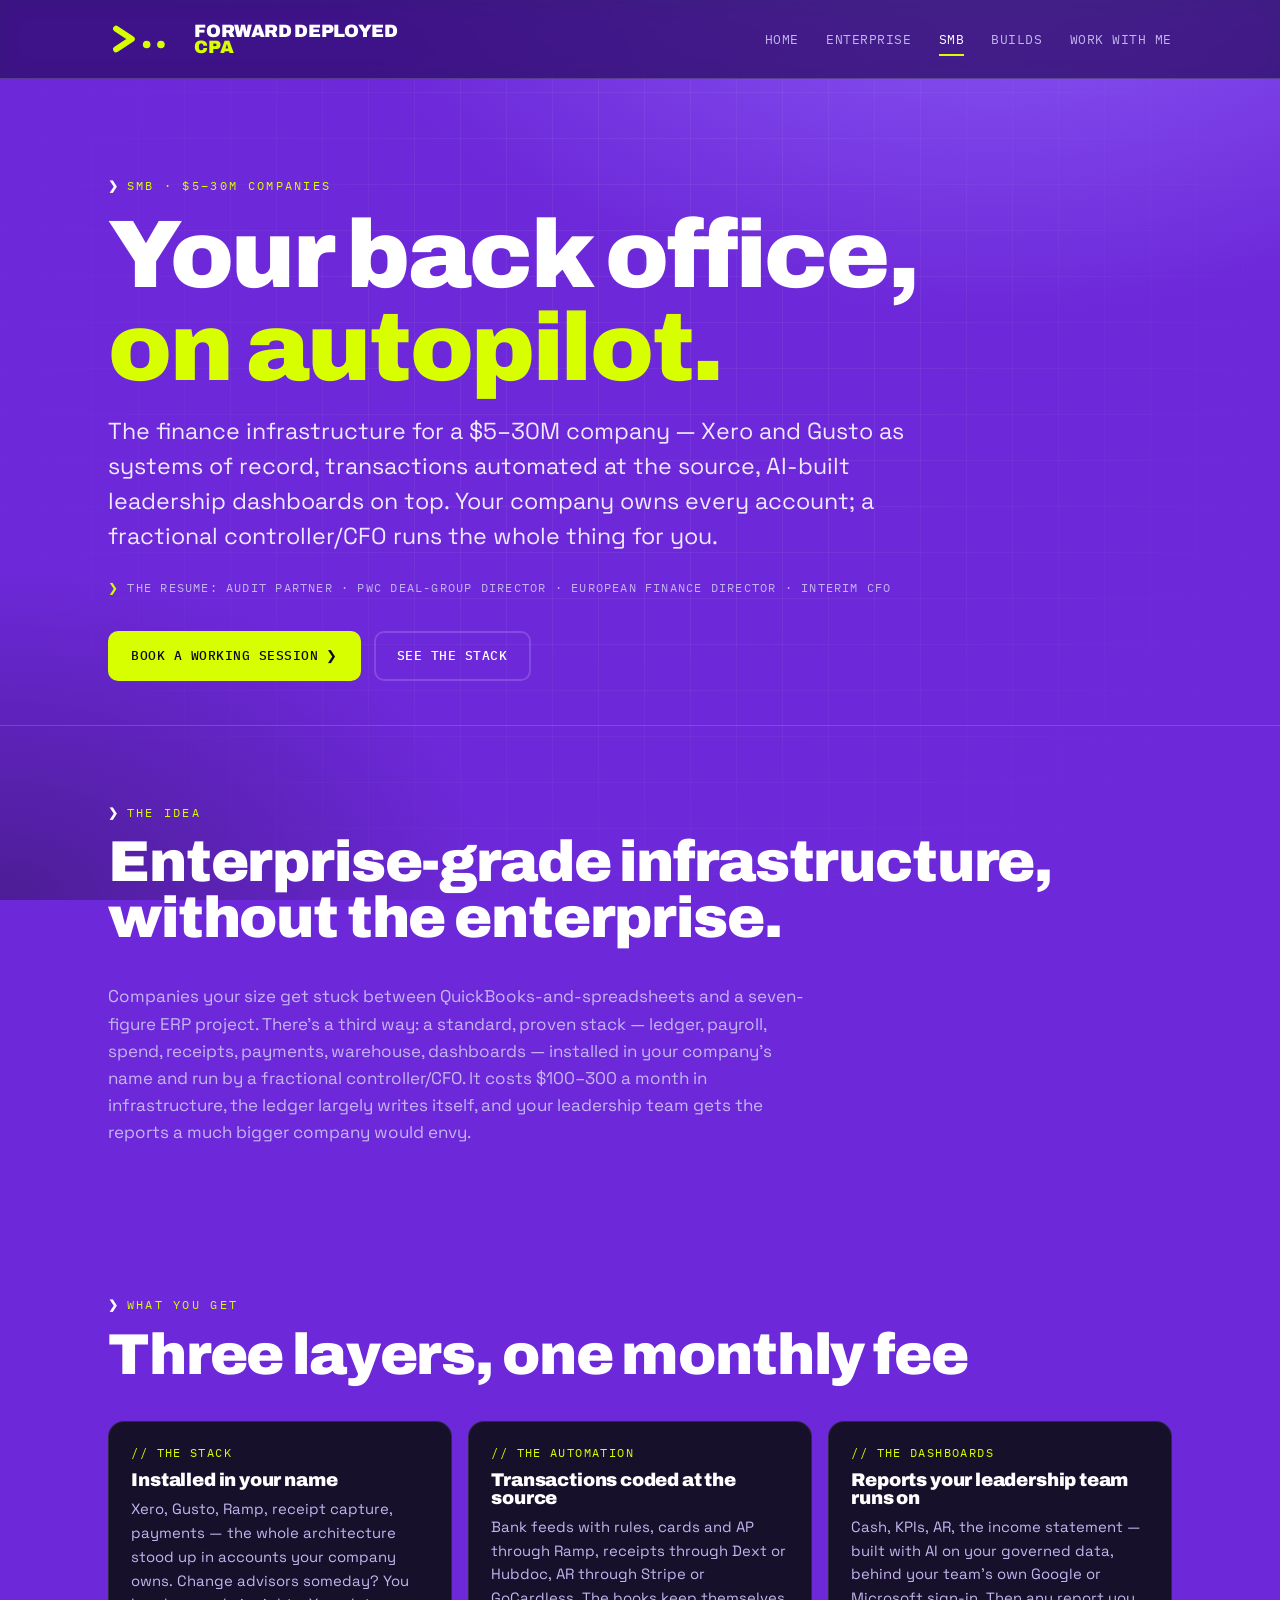
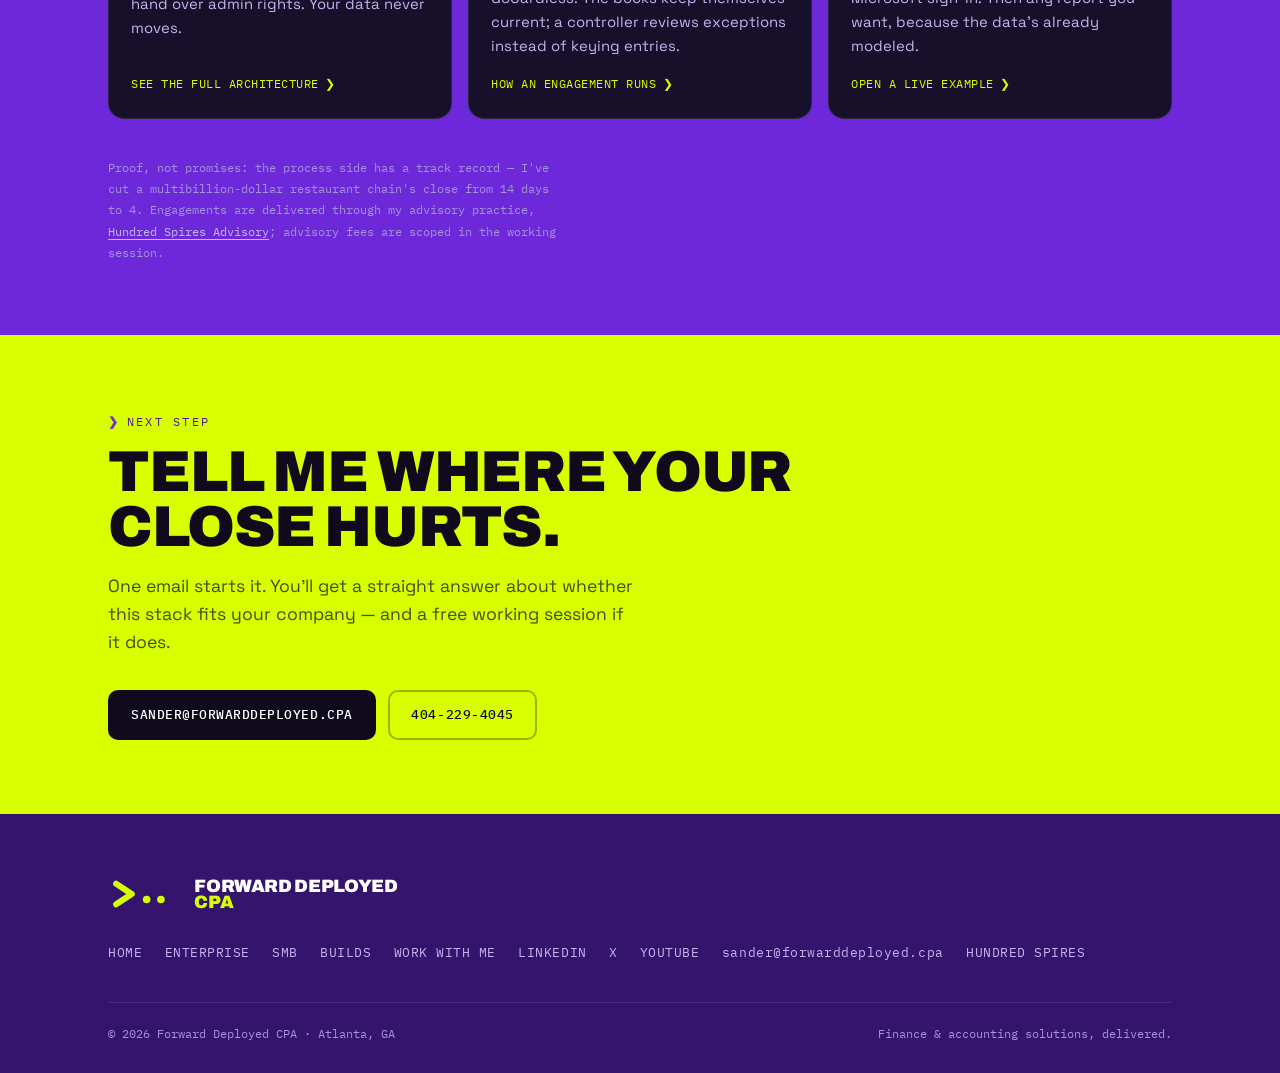
<file: smb.html>
<!DOCTYPE html>
<html lang="en">
<head>
<meta charset="utf-8">
<meta name="viewport" content="width=device-width, initial-scale=1">
<title>SMB — The Fractional Stack — Forward Deployed CPA</title>
<meta name="description" content="Finance infrastructure for $5–30M companies: Xero and Gusto as systems of record, transactions automated at the source, AI-built leadership dashboards on top — owned by your company, run by a fractional controller/CFO.">
<link rel="canonical" href="https://www.forwarddeployed.cpa/smb.html">

<meta property="og:type" content="website">
<meta property="og:site_name" content="Forward Deployed CPA">
<meta property="og:title" content="SMB — The Fractional Stack">
<meta property="og:description" content="Your back office, on autopilot. The finance infrastructure for $5–30M companies — company-owned, run by a fractional controller/CFO.">
<meta property="og:url" content="https://www.forwarddeployed.cpa/smb.html">
<meta property="og:image" content="https://www.forwarddeployed.cpa/assets/img/og-smb-stack.png">
<meta name="twitter:card" content="summary_large_image">
<meta name="twitter:site" content="@fwddeployedcpa">
<meta name="theme-color" content="#6D28D9">
<link rel="icon" href="assets/img/favicon.svg" type="image/svg+xml">
<link rel="preconnect" href="https://fonts.googleapis.com">
<link rel="preconnect" href="https://fonts.gstatic.com" crossorigin>
<link href="https://fonts.googleapis.com/css2?family=Archivo:wght@900&family=Space+Grotesk:wght@400;500;700&family=IBM+Plex+Mono:wght@400;500&display=swap" rel="stylesheet">
<link rel="stylesheet" href="assets/css/styles.css?v=9">
<style>
/* page-specific: offer cards (mirrors enterprise/work-with-me) */
.fit-grid { display: grid; grid-template-columns: repeat(3, 1fr); gap: 1rem; }
.fit {
  display: flex; flex-direction: column;
  background: var(--ink-panel); border: 1px solid var(--line-soft); border-radius: var(--radius);
  padding: 1.4rem 1.4rem 1.5rem;
}
.fit .layer__tag { padding-top: 0; margin-bottom: .6rem; display: block; }
.fit h3 { text-transform: none; letter-spacing: -.01em; font-size: 1.15rem; color: #fff; margin-bottom: .45rem; }
.fit p { font-size: .93rem; color: var(--mute); flex: 1; }
.fit a.go { font-family: var(--f-mono); font-size: .78rem; text-transform: uppercase; letter-spacing: .04em; color: var(--lime); margin-top: 1rem; display: inline-flex; gap: .5em; }
@media (max-width: 840px) { .fit-grid { grid-template-columns: 1fr; } }
.fineprint { font-family: var(--f-mono); font-size: .78rem; color: var(--mute-dim); max-width: 64ch; line-height: 1.7; }
.fineprint a { color: var(--mute); text-decoration: underline; text-underline-offset: 3px; }
</style>
</head>
<body>
<a class="skip" href="#main">Skip to content</a>

<header class="site-head">
  <div class="wrap site-head__row">
    <a class="brand" href="index.html" aria-label="Forward Deployed CPA home">
      <img class="brand__mark" src="assets/img/mark.svg" alt=""><span class="brand__wm"><span class="brand__word">Forward Deployed</span><span class="brand__cpa">CPA</span></span>
    </a>
    <button class="nav-toggle" aria-label="Open menu" aria-controls="nav" aria-expanded="false">
      <svg viewBox="0 0 24 24" fill="none" stroke="currentColor" stroke-width="2"><path d="M3 6h18M3 12h18M3 18h18"/></svg>
    </button>
    <nav class="nav" id="nav" aria-label="Primary">
      <a href="index.html">Home</a>
      <a href="enterprise.html">Enterprise</a>
      <a href="smb.html" aria-current="page">SMB</a>
      <a href="builds/index.html">Builds</a>
      <a href="work-with-me.html">Work with me</a>
    </nav>
  </div>
</header>

<main id="main">

<section class="phead">
  <div class="wrap">
    <span class="eyebrow">smb · $5–30M companies</span>
    <h1 style="text-transform:none;letter-spacing:-.025em;margin-top:.7rem;">Your back office,<br><span class="lime">on autopilot.</span></h1>
    <p class="lead">The finance infrastructure for a $5–30M company — Xero and Gusto as systems of record, transactions automated at the source, AI-built leadership dashboards on top. Your company owns every account; a fractional controller/CFO runs the whole thing for you.</p>
    <p class="mono" style="margin-top:1.5rem;font-size:.76rem;letter-spacing:.1em;text-transform:uppercase;color:var(--mute)"><span class="lime">❯</span> the resume: audit partner · pwc deal-group director · european finance director · interim cfo</p>
    <div class="hero__cta">
      <a class="btn btn--lime" href="mailto:sander@forwarddeployed.cpa?subject=SMB%20working%20session">Book a working session <span class="arw" aria-hidden="true">❯</span></a>
      <a class="btn btn--ghost" href="builds/smb-stack.html">See the stack</a>
    </div>
  </div>
</section>

<section class="section section--tight">
  <div class="wrap">
    <div class="sec-head reveal">
      <div>
        <span class="eyebrow">the idea</span>
        <h2 style="margin-top:.6rem;text-transform:none;letter-spacing:-.02em">Enterprise-grade infrastructure, without the enterprise.</h2>
      </div>
    </div>
    <p class="muted reveal" style="max-width:64ch">Companies your size get stuck between QuickBooks-and-spreadsheets and a seven-figure ERP project. There's a third way: a standard, proven stack — ledger, payroll, spend, receipts, payments, warehouse, dashboards — installed in your company's name and run by a fractional controller/CFO. It costs $100–300 a month in infrastructure, the ledger largely writes itself, and your leadership team gets the reports a much bigger company would envy.</p>
  </div>
</section>

<section class="section section--tight">
  <div class="wrap">
    <div class="sec-head reveal">
      <div>
        <span class="eyebrow">what you get</span>
        <h2 style="margin-top:.6rem;text-transform:none;letter-spacing:-.02em">Three layers, one monthly fee</h2>
      </div>
    </div>
    <div class="fit-grid reveal">
      <div class="fit">
        <span class="layer__tag">// the stack</span>
        <h3>Installed in your name</h3>
        <p>Xero, Gusto, Ramp, receipt capture, payments — the whole architecture stood up in accounts your company owns. Change advisors someday? You hand over admin rights. Your data never moves.</p>
        <a class="go" href="builds/smb-stack.html">See the full architecture <span aria-hidden="true">❯</span></a>
      </div>
      <div class="fit">
        <span class="layer__tag">// the automation</span>
        <h3>Transactions coded at the source</h3>
        <p>Bank feeds with rules, cards and AP through Ramp, receipts through Dext or Hubdoc, AR through Stripe or GoCardless. The books keep themselves current; a controller reviews exceptions instead of keying entries.</p>
        <a class="go" href="work-with-me.html">How an engagement runs <span aria-hidden="true">❯</span></a>
      </div>
      <div class="fit">
        <span class="layer__tag">// the dashboards</span>
        <h3>Reports your leadership team runs on</h3>
        <p>Cash, KPIs, AR, the income statement — built with AI on your governed data, behind your team's own Google or Microsoft sign-in. Then any report you want, because the data's already modeled.</p>
        <a class="go" href="builds/control-center.html">Open a live example <span aria-hidden="true">❯</span></a>
      </div>
    </div>
    <p class="fineprint reveal" style="margin-top:2.4rem">Proof, not promises: the process side has a track record — I've cut a multibillion-dollar restaurant chain's close from 14 days to 4. Engagements are delivered through my advisory practice, <a href="https://hundred-spires.com">Hundred Spires Advisory</a>; advisory fees are scoped in the working session.</p>
  </div>
</section>

<section class="band-lime section section--tight">
  <div class="wrap statement reveal">
    <span class="eyebrow">next step</span>
    <h2 style="margin-top:.6rem">Tell me where your close hurts.</h2>
    <p>One email starts it. You'll get a straight answer about whether this stack fits your company — and a free working session if it does.</p>
    <div class="hero__cta">
      <a class="btn btn--ink" href="mailto:sander@forwarddeployed.cpa?subject=SMB%20working%20session">sander@forwarddeployed.cpa</a>
      <a class="btn btn--ghost" href="tel:+14042294045">404-229-4045</a>
    </div>
  </div>
</section>

</main>

<footer class="site-foot">
  <div class="wrap">
    <div class="foot-grid">
      <a class="brand" href="index.html" aria-label="Forward Deployed CPA home">
        <img class="brand__mark" src="assets/img/mark.svg" alt=""><span class="brand__wm"><span class="brand__word">Forward Deployed</span><span class="brand__cpa">CPA</span></span>
      </a>
      <div class="foot-links">
        <a href="index.html">Home</a>
        <a href="enterprise.html">Enterprise</a>
        <a href="smb.html">SMB</a>
        <a href="builds/index.html">Builds</a>
        <a href="work-with-me.html">Work with me</a>
        <a href="https://www.linkedin.com/company/forward-deployed-cpa" rel="me">LinkedIn</a>
        <a href="https://x.com/fwddeployedcpa" rel="me">X</a>
        <a href="https://www.youtube.com/@forwarddeployedcpa" rel="me">YouTube</a>
        <a href="mailto:sander@forwarddeployed.cpa" style="text-transform:none">sander@forwarddeployed.cpa</a>
        <a href="https://hundred-spires.com">Hundred Spires</a>
      </div>
    </div>
    <div class="foot-bottom">
      <span>© <span data-year>2026</span> Forward Deployed CPA · Atlanta, GA</span>
      <span>Finance &amp; accounting solutions, delivered.</span>
    </div>
  </div>
</footer>

<script src="assets/js/main.js?v=2" defer></script>
</body>
</html>
</file>
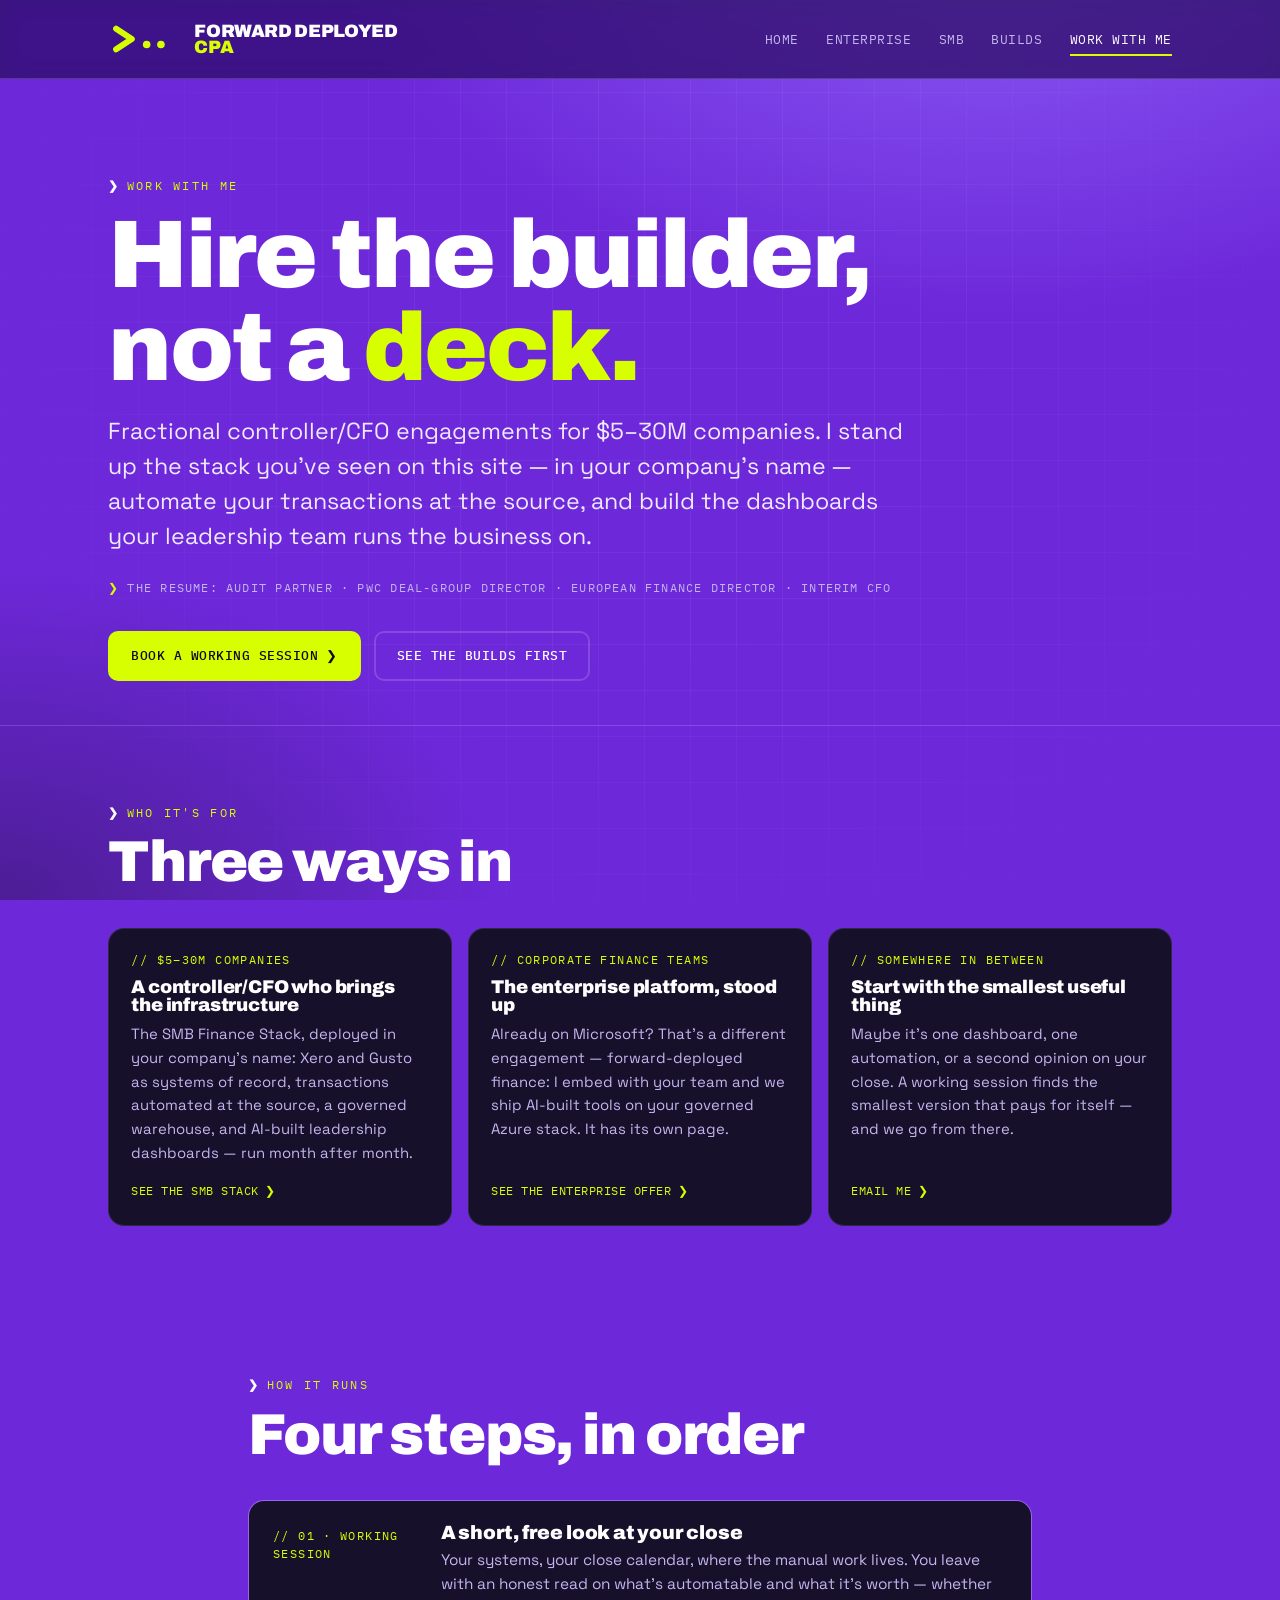
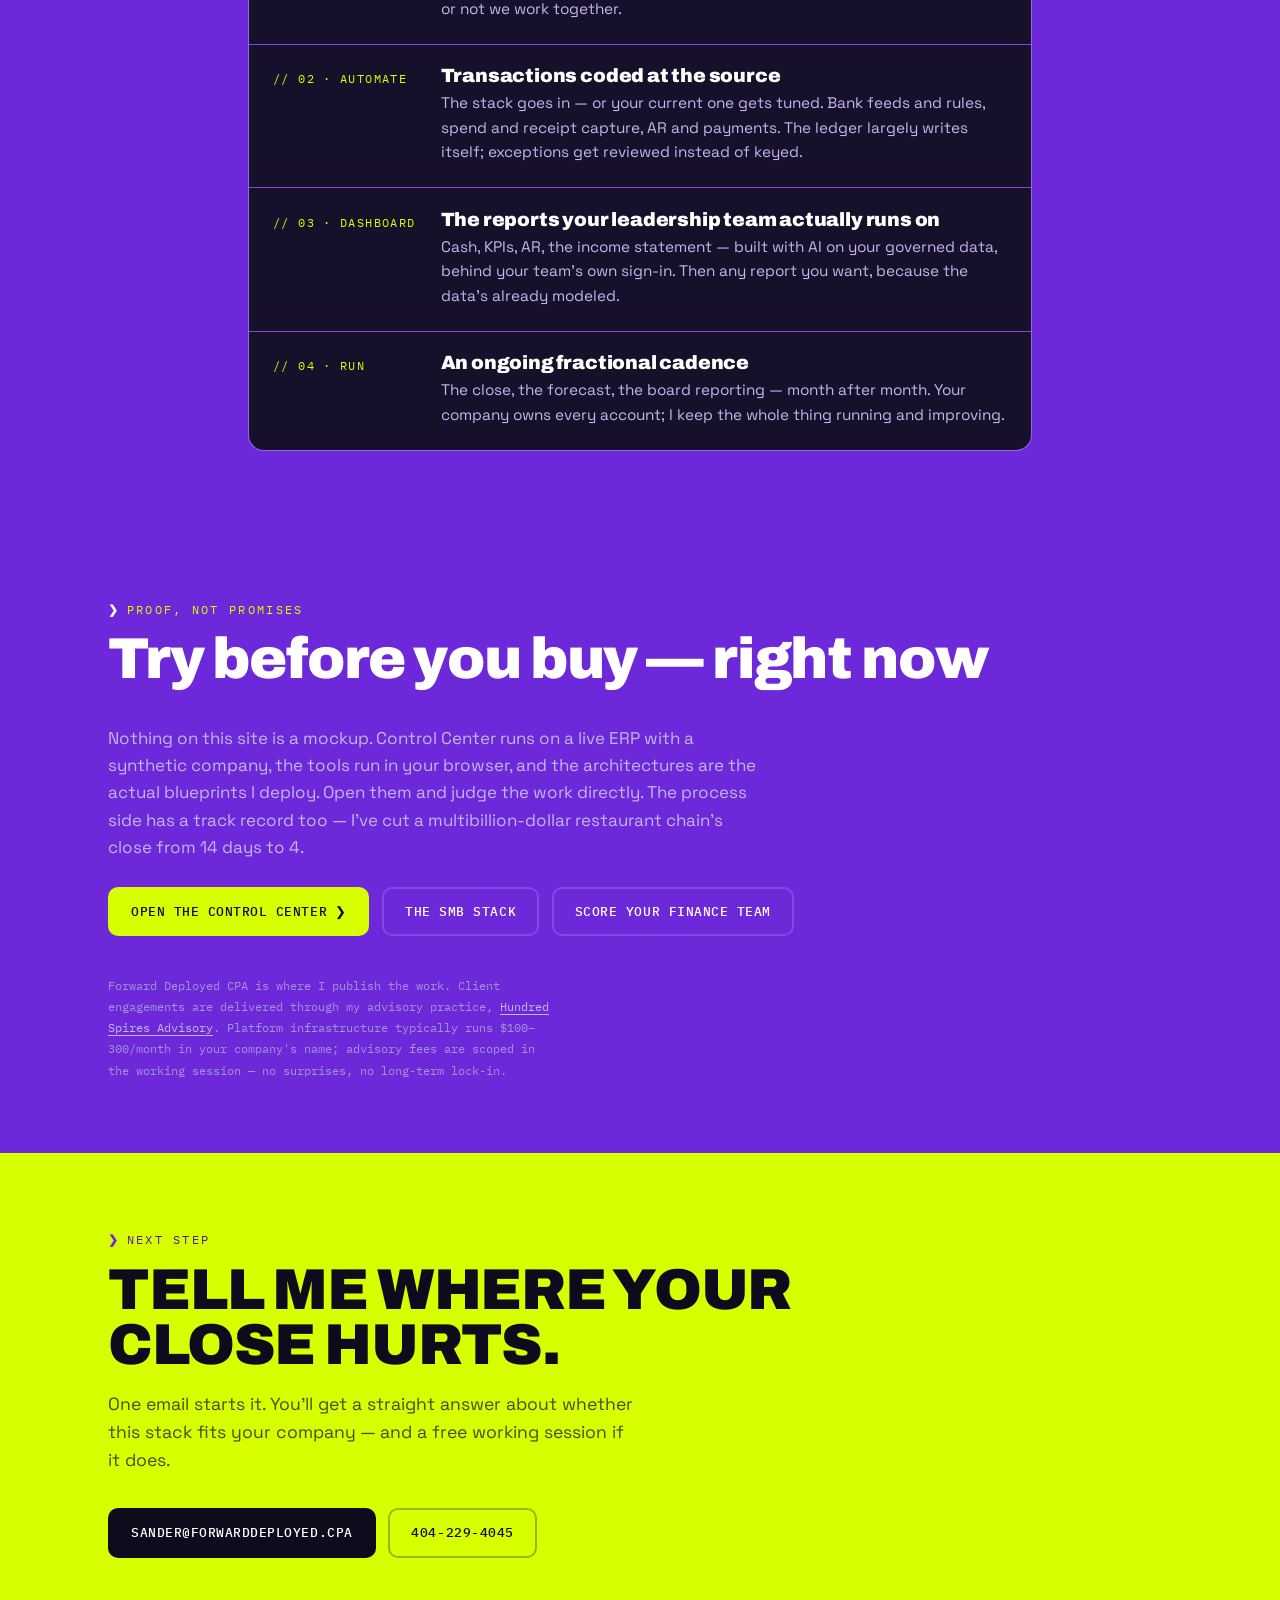
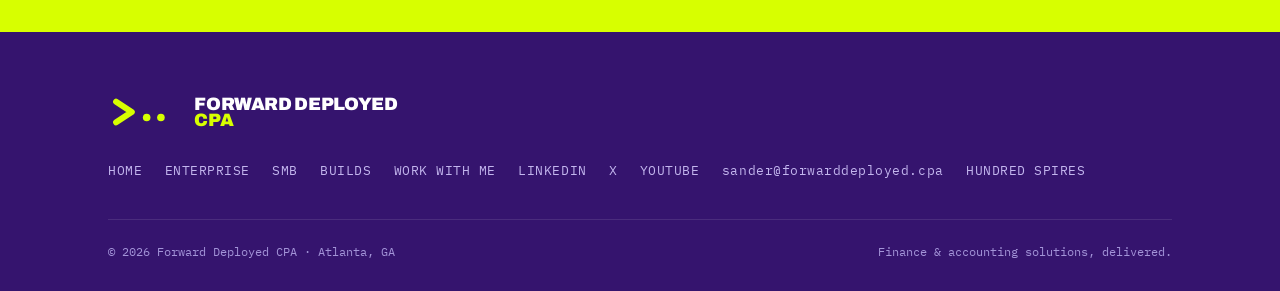
<file: work-with-me.html>
<!DOCTYPE html>
<html lang="en">
<head>
<meta charset="utf-8">
<meta name="viewport" content="width=device-width, initial-scale=1">
<title>Work with me — Forward Deployed CPA</title>
<meta name="description" content="Fractional controller/CFO engagements for $5–30M companies: the finance stack on this site, stood up in your company's name, transactions automated at the source, leadership dashboards built with AI — run month after month by Sander Abernathy, CPA.">
<link rel="canonical" href="https://www.forwarddeployed.cpa/work-with-me.html">

<meta property="og:type" content="website">
<meta property="og:site_name" content="Forward Deployed CPA">
<meta property="og:title" content="Work with me — Forward Deployed CPA">
<meta property="og:description" content="Hire the builder, not a deck. Fractional controller/CFO engagements for $5–30M companies, on the stack you can see running.">
<meta property="og:url" content="https://www.forwarddeployed.cpa/work-with-me.html">
<meta property="og:image" content="https://www.forwarddeployed.cpa/assets/img/og-banner.png">
<meta name="twitter:card" content="summary_large_image">
<meta name="twitter:site" content="@fwddeployedcpa">
<meta name="theme-color" content="#6D28D9">
<link rel="icon" href="assets/img/favicon.svg" type="image/svg+xml">
<link rel="preconnect" href="https://fonts.googleapis.com">
<link rel="preconnect" href="https://fonts.gstatic.com" crossorigin>
<link href="https://fonts.googleapis.com/css2?family=Archivo:wght@900&family=Space+Grotesk:wght@400;500;700&family=IBM+Plex+Mono:wght@400;500&display=swap" rel="stylesheet">
<link rel="stylesheet" href="assets/css/styles.css?v=9">
<style>
/* page-specific: fit cards */
.fit-grid { display: grid; grid-template-columns: repeat(3, 1fr); gap: 1rem; }
.fit {
  display: flex; flex-direction: column;
  background: var(--ink-panel); border: 1px solid var(--line-soft); border-radius: var(--radius);
  padding: 1.4rem 1.4rem 1.5rem;
}
.fit .layer__tag { padding-top: 0; margin-bottom: .6rem; display: block; }
.fit h3 { text-transform: none; letter-spacing: -.01em; font-size: 1.15rem; color: #fff; margin-bottom: .45rem; }
.fit p { font-size: .93rem; color: var(--mute); flex: 1; }
.fit a.go { font-family: var(--f-mono); font-size: .78rem; text-transform: uppercase; letter-spacing: .04em; color: var(--lime); margin-top: 1rem; display: inline-flex; gap: .5em; }
@media (max-width: 840px) { .fit-grid { grid-template-columns: 1fr; } }
.fineprint { font-family: var(--f-mono); font-size: .78rem; color: var(--mute-dim); max-width: 64ch; line-height: 1.7; }
.fineprint a { color: var(--mute); text-decoration: underline; text-underline-offset: 3px; }
</style>
</head>
<body>
<a class="skip" href="#main">Skip to content</a>

<header class="site-head">
  <div class="wrap site-head__row">
    <a class="brand" href="index.html" aria-label="Forward Deployed CPA home">
      <img class="brand__mark" src="assets/img/mark.svg" alt=""><span class="brand__wm"><span class="brand__word">Forward Deployed</span><span class="brand__cpa">CPA</span></span>
    </a>
    <button class="nav-toggle" aria-label="Open menu" aria-controls="nav" aria-expanded="false">
      <svg viewBox="0 0 24 24" fill="none" stroke="currentColor" stroke-width="2"><path d="M3 6h18M3 12h18M3 18h18"/></svg>
    </button>
    <nav class="nav" id="nav" aria-label="Primary">
      <a href="index.html">Home</a>
      <a href="enterprise.html">Enterprise</a>
      <a href="smb.html">SMB</a>
      <a href="builds/index.html">Builds</a>
      <a href="work-with-me.html" aria-current="page">Work with me</a>
    </nav>
  </div>
</header>

<main id="main">

<section class="phead">
  <div class="wrap">
    <span class="eyebrow">work with me</span>
    <h1 style="text-transform:none;letter-spacing:-.025em;margin-top:.7rem;">Hire the builder,<br>not a <span class="lime">deck.</span></h1>
    <p class="lead">Fractional controller/CFO engagements for $5–30M companies. I stand up the stack you've seen on this site — in your company's name — automate your transactions at the source, and build the dashboards your leadership team runs the business on.</p>
    <p class="mono" style="margin-top:1.5rem;font-size:.76rem;letter-spacing:.1em;text-transform:uppercase;color:var(--mute)"><span class="lime">❯</span> the resume: audit partner · pwc deal-group director · european finance director · interim cfo</p>
    <div class="hero__cta">
      <a class="btn btn--lime" href="mailto:sander@forwarddeployed.cpa?subject=Working%20session">Book a working session <span class="arw" aria-hidden="true">❯</span></a>
      <a class="btn btn--ghost" href="builds/index.html">See the builds first</a>
    </div>
  </div>
</section>

<section class="section section--tight">
  <div class="wrap">
    <div class="sec-head reveal">
      <div>
        <span class="eyebrow">who it's for</span>
        <h2 style="margin-top:.6rem;text-transform:none;letter-spacing:-.02em">Three ways in</h2>
      </div>
    </div>
    <div class="fit-grid reveal">
      <div class="fit">
        <span class="layer__tag">// $5–30M companies</span>
        <h3>A controller/CFO who brings the infrastructure</h3>
        <p>The SMB Finance Stack, deployed in your company's name: Xero and Gusto as systems of record, transactions automated at the source, a governed warehouse, and AI-built leadership dashboards — run month after month.</p>
        <a class="go" href="builds/smb-stack.html">See the SMB stack <span aria-hidden="true">❯</span></a>
      </div>
      <div class="fit">
        <span class="layer__tag">// corporate finance teams</span>
        <h3>The enterprise platform, stood up</h3>
        <p>Already on Microsoft? That's a different engagement — forward-deployed finance: I embed with your team and we ship AI-built tools on your governed Azure stack. It has its own page.</p>
        <a class="go" href="enterprise.html">See the enterprise offer <span aria-hidden="true">❯</span></a>
      </div>
      <div class="fit">
        <span class="layer__tag">// somewhere in between</span>
        <h3>Start with the smallest useful thing</h3>
        <p>Maybe it's one dashboard, one automation, or a second opinion on your close. A working session finds the smallest version that pays for itself — and we go from there.</p>
        <a class="go" href="mailto:sander@forwarddeployed.cpa?subject=Working%20session">Email me <span aria-hidden="true">❯</span></a>
      </div>
    </div>
  </div>
</section>

<section class="section section--tight">
  <div class="wrap" style="max-width:880px">
    <div class="sec-head reveal">
      <div>
        <span class="eyebrow">how it runs</span>
        <h2 style="margin-top:.6rem;text-transform:none;letter-spacing:-.02em">Four steps, in order</h2>
      </div>
    </div>
    <div class="layer-list reveal">
      <div class="layer">
        <span class="layer__tag">// 01 · working session</span>
        <div>
          <h3>A short, free look at your close</h3>
          <p>Your systems, your close calendar, where the manual work lives. You leave with an honest read on what's automatable and what it's worth — whether or not we work together.</p>
        </div>
      </div>
      <div class="layer">
        <span class="layer__tag">// 02 · automate</span>
        <div>
          <h3>Transactions coded at the source</h3>
          <p>The stack goes in — or your current one gets tuned. Bank feeds and rules, spend and receipt capture, AR and payments. The ledger largely writes itself; exceptions get reviewed instead of keyed.</p>
        </div>
      </div>
      <div class="layer">
        <span class="layer__tag">// 03 · dashboard</span>
        <div>
          <h3>The reports your leadership team actually runs on</h3>
          <p>Cash, KPIs, AR, the income statement — built with AI on your governed data, behind your team's own sign-in. Then any report you want, because the data's already modeled.</p>
        </div>
      </div>
      <div class="layer">
        <span class="layer__tag">// 04 · run</span>
        <div>
          <h3>An ongoing fractional cadence</h3>
          <p>The close, the forecast, the board reporting — month after month. Your company owns every account; I keep the whole thing running and improving.</p>
        </div>
      </div>
    </div>
  </div>
</section>

<section class="section section--tight">
  <div class="wrap">
    <div class="sec-head reveal">
      <div>
        <span class="eyebrow">proof, not promises</span>
        <h2 style="margin-top:.6rem;text-transform:none;letter-spacing:-.02em">Try before you buy — right now</h2>
      </div>
    </div>
    <p class="muted reveal" style="max-width:60ch;margin-bottom:1.6rem">Nothing on this site is a mockup. Control Center runs on a live ERP with a synthetic company, the tools run in your browser, and the architectures are the actual blueprints I deploy. Open them and judge the work directly. The process side has a track record too — I've cut a multibillion-dollar restaurant chain's close from 14 days to 4.</p>
    <div class="hero__cta reveal" style="margin-top:0">
      <a class="btn btn--lime" href="builds/control-center.html">Open the Control Center <span class="arw" aria-hidden="true">❯</span></a>
      <a class="btn btn--ghost" href="builds/smb-stack.html">The SMB stack</a>
      <a class="btn btn--ghost" href="builds/ai-maturity-assessment.html">Score your finance team</a>
    </div>
    <p class="fineprint reveal" style="margin-top:2.4rem">Forward Deployed CPA is where I publish the work. Client engagements are delivered through my advisory practice, <a href="https://hundred-spires.com">Hundred Spires Advisory</a>. Platform infrastructure typically runs $100–300/month in your company's name; advisory fees are scoped in the working session — no surprises, no long-term lock-in.</p>
  </div>
</section>

<section class="band-lime section section--tight">
  <div class="wrap statement reveal">
    <span class="eyebrow">next step</span>
    <h2 style="margin-top:.6rem">Tell me where your close hurts.</h2>
    <p>One email starts it. You'll get a straight answer about whether this stack fits your company — and a free working session if it does.</p>
    <div class="hero__cta">
      <a class="btn btn--ink" href="mailto:sander@forwarddeployed.cpa?subject=Working%20session">sander@forwarddeployed.cpa</a>
      <a class="btn btn--ghost" href="tel:+14042294045">404-229-4045</a>
    </div>
  </div>
</section>

</main>

<footer class="site-foot">
  <div class="wrap">
    <div class="foot-grid">
      <a class="brand" href="index.html" aria-label="Forward Deployed CPA home">
        <img class="brand__mark" src="assets/img/mark.svg" alt=""><span class="brand__wm"><span class="brand__word">Forward Deployed</span><span class="brand__cpa">CPA</span></span>
      </a>
      <div class="foot-links">
        <a href="index.html">Home</a>
        <a href="enterprise.html">Enterprise</a>
        <a href="smb.html">SMB</a>
        <a href="builds/index.html">Builds</a>
        <a href="work-with-me.html">Work with me</a>
        <a href="https://www.linkedin.com/company/forward-deployed-cpa" rel="me">LinkedIn</a>
        <a href="https://x.com/fwddeployedcpa" rel="me">X</a>
        <a href="https://www.youtube.com/@forwarddeployedcpa" rel="me">YouTube</a>
        <a href="mailto:sander@forwarddeployed.cpa" style="text-transform:none">sander@forwarddeployed.cpa</a>
        <a href="https://hundred-spires.com">Hundred Spires</a>
      </div>
    </div>
    <div class="foot-bottom">
      <span>© <span data-year>2026</span> Forward Deployed CPA · Atlanta, GA</span>
      <span>Finance &amp; accounting solutions, delivered.</span>
    </div>
  </div>
</footer>

<script src="assets/js/main.js?v=2" defer></script>
</body>
</html>
</file>
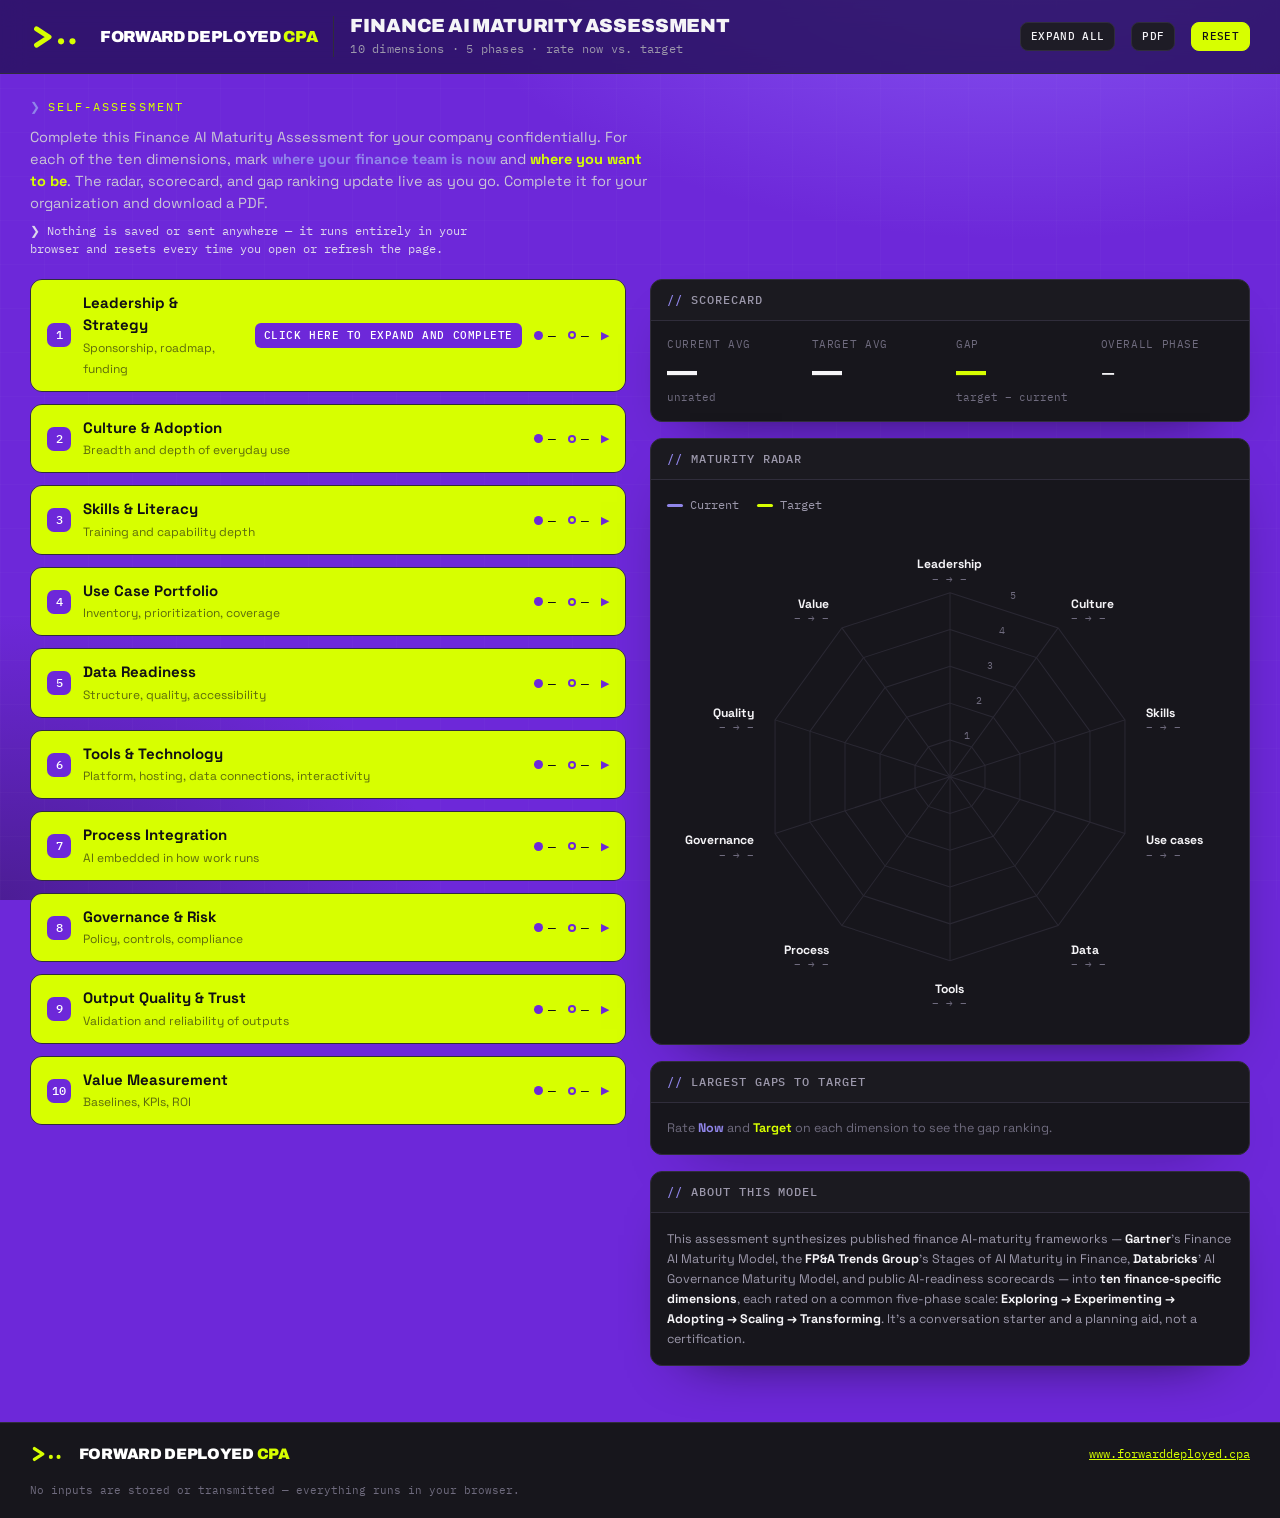
<file: builds/ai-maturity-assessment.html>
<!DOCTYPE html>
<html lang="en">
<head>
<meta charset="UTF-8">
<meta name="viewport" content="width=device-width, initial-scale=1.0">
<title>Finance AI Maturity Assessment — Forward Deployed CPA</title>
<meta name="description" content="A free, interactive self-assessment: score your finance team's AI maturity across 10 dimensions and watch the radar update live. Nothing is saved — start fresh anytime.">
<link rel="canonical" href="https://www.forwarddeployed.cpa/builds/ai-maturity-assessment.html">

<meta property="og:type" content="website">
<meta property="og:site_name" content="Forward Deployed CPA">
<meta property="og:title" content="Finance AI Maturity Assessment">
<meta property="og:description" content="Score your finance team's AI maturity across 10 dimensions and watch the radar update live.">
<meta property="og:url" content="https://www.forwarddeployed.cpa/builds/ai-maturity-assessment.html">
<meta property="og:image" content="https://www.forwarddeployed.cpa/assets/img/og-banner.png">
<meta name="twitter:card" content="summary_large_image">
<meta name="twitter:site" content="@fwddeployedcpa">
<meta name="theme-color" content="#111014">
<link rel="icon" href="../assets/img/favicon.svg" type="image/svg+xml">

<link rel="preconnect" href="https://fonts.googleapis.com">
<link rel="preconnect" href="https://fonts.gstatic.com" crossorigin>
<link href="https://fonts.googleapis.com/css2?family=Archivo:wght@900&family=Space+Grotesk:wght@400;500;700&family=IBM+Plex+Mono:wght@400;500&display=swap" rel="stylesheet">

<style>
  :root {
    --grape:#6D28D9; --grape-soft:#7C3AED; --grape-line:#9085e9;
    --lime:#D7FF00; --ink:#111014; --ink-800:#17161c; --ink-700:#1e1c26;
    --line:#302d3b; --paper:#F5F4F7; --mute:#9c98ab; --mute-dim:#6f6b7e;
    --series-c:#9085e9; --series-c-wash:rgba(124,58,237,.16);
    --series-t:#D7FF00; --series-t-wash:rgba(215,255,0,.08);
    --grid:#2a2833; --card:#17161c;
    --f-head:"Archivo","Arial Black",sans-serif;
    --f-body:"Space Grotesk",system-ui,sans-serif;
    --f-mono:"IBM Plex Mono",ui-monospace,monospace;
    --shadow:0 24px 60px -40px rgba(0,0,0,.9);
  }
  * { box-sizing:border-box; margin:0; padding:0; }
  body { font-family:var(--f-body); color:var(--paper); font-size:14px; line-height:1.5; -webkit-font-smoothing:antialiased;
    background:
      radial-gradient(1100px 600px at 80% -10%, #8B5CF6, transparent 55%),
      radial-gradient(800px 520px at 0% 100%, #4C1D95, transparent 55%),
      #6D28D9;
    background-attachment:fixed; }
  body::before { content:""; position:fixed; inset:0; z-index:0; pointer-events:none;
    background-image:linear-gradient(to right,rgba(255,255,255,.018) 1px,transparent 1px),linear-gradient(to bottom,rgba(255,255,255,.018) 1px,transparent 1px);
    background-size:44px 44px; }
  a { color:var(--lime); }

  /* header */
  header.app {
    position:relative; z-index:2;
    background:rgba(37,16,90,.82); backdrop-filter:blur(12px);
    border-bottom:1px solid var(--line);
    padding:16px 30px; display:flex; align-items:center; gap:16px; flex-wrap:wrap;
  }
  header.app .mark { display:flex; align-items:center; gap:.55rem; font-family:var(--f-head); font-weight:900; text-transform:uppercase; letter-spacing:-.02em; font-size:1rem; color:#fff; text-decoration:none; }
  header.app .mark img { height:24px; }
  header.app .mark .cpa { color:var(--lime); }
  header.app .brand { padding-left:16px; border-left:1px solid var(--line); display:flex; flex-direction:column; }
  header.app h1 { font-family:var(--f-head); font-weight:900; text-transform:uppercase; letter-spacing:-.01em; font-size:19px; line-height:1; }
  header.app .sub { color:var(--mute); font-family:var(--f-mono); font-size:11.5px; margin-top:5px; letter-spacing:.02em; }
  header.app .spacer { flex:1; }
  .btn {
    font:inherit; font-family:var(--f-mono); font-size:12px; font-weight:500; letter-spacing:.03em;
    padding:8px 14px; border-radius:8px; border:1px solid var(--line);
    background:var(--ink-700); color:var(--paper); cursor:pointer; transition:all .15s;
    text-transform:uppercase;
  }
  .btn:hover { border-color:var(--grape-soft); background:rgba(124,58,237,.14); }
  .btn.small { padding:5px 10px; font-size:11px; }
  .btn.lime { background:var(--lime); color:var(--ink); border-color:var(--lime); font-weight:500; }
  .btn.lime:hover { filter:brightness(1.05); background:var(--lime); }

  /* intro strip */
  .intro { position:relative; z-index:1; max-width:1420px; margin:0 auto; padding:22px 30px 4px; }
  .intro .eyebrow { font-family:var(--f-mono); font-size:.72rem; text-transform:uppercase; letter-spacing:.18em; color:var(--lime); display:inline-flex; gap:.5em; }
  .intro .eyebrow::before { content:"❯"; color:var(--grape-line); }
  .intro p { color:#c9c5d6; max-width:70ch; margin-top:10px; font-size:14.5px; }
  .intro .reset-note { font-family:var(--f-mono); font-size:11.5px; color:#dcd7ec; margin-top:8px; }

  .layout { position:relative; z-index:1;
    display:grid; grid-template-columns:minmax(420px,1fr) minmax(460px,600px);
    grid-template-areas:"left right"; gap:24px; padding:18px 30px 40px; max-width:1420px; margin:0 auto; align-items:start; }
  #assess { grid-area:left; }
  .results { grid-area:right; position:sticky; top:16px; }
  @media (max-width:1040px){ .layout{ grid-template-columns:1fr; grid-template-areas:"right" "left"; } .results{ position:static; } }

  .panel { background:var(--card); border:1px solid var(--line); border-radius:12px; margin-bottom:16px; overflow:hidden; box-shadow:var(--shadow); }
  .p-head { padding:11px 16px; font-family:var(--f-mono); font-size:12px; font-weight:500; letter-spacing:.08em; text-transform:uppercase; color:var(--mute);
    border-bottom:1px solid var(--line); background:rgba(255,255,255,.015); display:flex; align-items:center; gap:8px; }
  .p-head::before { content:"//"; color:var(--grape-line); }
  .p-body { padding:16px; }

  .tiles { display:grid; grid-template-columns:repeat(4,1fr); gap:12px; }
  .tile .lab { font-family:var(--f-mono); font-size:10.5px; text-transform:uppercase; letter-spacing:.06em; color:var(--mute-dim); }
  .tile .val { font-family:var(--f-head); font-weight:900; font-size:30px; letter-spacing:-.03em; margin-top:3px; line-height:1; }
  .tile .val.phase { font-size:16px; font-family:var(--f-body); font-weight:700; padding-top:9px; text-transform:none; letter-spacing:0; }
  .tile .note { font-family:var(--f-mono); font-size:10.5px; color:var(--mute-dim); margin-top:4px; }
  #curAvg,#tgtAvg { color:var(--paper); }
  #gapAvg { color:var(--lime); }

  /* dimension cards — yellow banner, black body */
  .dim-card { background:var(--card); border:1px solid var(--line); border-radius:12px; margin-bottom:12px; overflow:hidden; }
  .dim-head { display:flex; align-items:center; gap:12px; padding:12px 16px; cursor:pointer; user-select:none; background:var(--lime); color:var(--ink); transition:filter .15s; }
  .dim-head:hover { filter:brightness(.94); }
  .dim-num { width:24px; height:24px; border-radius:7px; background:var(--grape); color:#fff; display:flex; align-items:center; justify-content:center; font-family:var(--f-mono); font-size:12px; font-weight:500; flex-shrink:0; }
  .dim-title { font-weight:700; font-size:15px; color:var(--ink); }
  .dim-sub { color:rgba(17,16,20,.62); font-size:12px; }
  .dim-status { margin-left:auto; display:flex; gap:12px; align-items:center; font-family:var(--f-mono); font-size:12.5px; flex-shrink:0; }
  .dim-head .pill { display:inline-flex; align-items:center; gap:5px; color:var(--ink); }
  .keydot { width:9px; height:9px; border-radius:50%; display:inline-block; flex-shrink:0; }
  .kd-c { background:var(--series-c); } .kd-t { background:var(--series-t); }
  .dim-head .kd-c { background:var(--grape); }
  .dim-head .kd-t { border:2px solid var(--grape); width:8px; height:8px; }
  .dim-head .chev { color:var(--grape); font-size:11px; transition:transform .15s; }
  .dim-card.open .chev { transform:rotate(90deg); }
  .expand-hint { font-family:var(--f-mono); font-size:11px; font-weight:500; text-transform:uppercase; letter-spacing:.05em;
    background:var(--grape); color:#fff; border-radius:6px; padding:4px 9px; flex-shrink:0; }
  .dim-card.open .expand-hint { display:none; }
  .dim-body { display:none; }
  .dim-card.open .dim-body { display:block; }

  .lvl-grid { width:100%; border-collapse:collapse; }
  .lvl-grid th { font-family:var(--f-mono); font-size:10.5px; font-weight:500; color:var(--mute-dim); text-transform:uppercase; letter-spacing:.05em; padding:12px 8px 8px 0; text-align:left; }
  .lvl-grid th:first-child { padding-left:16px; }
  .lvl-grid th.rcol { text-align:center; width:56px; padding-left:0; }
  .lvl-grid td { padding:11px 8px; border-top:1px solid var(--line); vertical-align:top; }
  .lvl-grid td:first-child { padding-left:16px; }
  .lvl-grid td.rcol { text-align:center; vertical-align:middle; padding-left:0; }
  .lvl-name { font-weight:650; font-size:13px; display:flex; align-items:center; gap:8px; }
  .lvl-name .ln { display:inline-flex; width:19px; height:19px; border-radius:5px; align-items:center; justify-content:center; background:var(--ink-700); border:1px solid var(--line); color:var(--mute); font-family:var(--f-mono); font-weight:500; font-size:11px; flex-shrink:0; }
  .lvl-desc { color:var(--mute); font-size:12.5px; margin-top:4px; }
  .radio { width:20px; height:20px; border-radius:50%; border:2px solid var(--mute-dim); background:transparent; cursor:pointer; display:inline-block; position:relative; transition:all .12s; }
  .radio:hover { border-color:var(--paper); }
  .radio.sel-c { border-color:var(--series-c); background:var(--series-c); box-shadow:inset 0 0 0 3px var(--card); }
  .radio.sel-t { border-color:var(--series-t); background:var(--series-t); box-shadow:inset 0 0 0 3px var(--card); }

  /* radar */
  #radarwrap { position:relative; }
  #radar { width:100%; height:auto; display:block; }
  .legend { display:flex; gap:18px; margin-bottom:8px; font-family:var(--f-mono); font-size:12px; color:var(--mute); flex-wrap:wrap; }
  .legend .key { display:flex; align-items:center; gap:7px; }
  .keyline { width:16px; height:3px; display:inline-block; border-radius:2px; }
  #tooltip { position:absolute; pointer-events:none; display:none; background:var(--ink-700); border:1px solid var(--line); border-radius:8px; padding:8px 11px; font-size:12px; box-shadow:0 6px 20px rgba(0,0,0,.5); z-index:5; max-width:250px; }
  #tooltip .tt-dim { font-weight:700; margin-bottom:3px; }
  #tooltip .tt-row { color:var(--mute); display:flex; gap:6px; align-items:center; }

  .gap-row { display:flex; align-items:center; gap:12px; padding:8px 0; border-top:1px solid var(--line); font-size:13px; }
  .gap-row:first-of-type { border-top:none; }
  .gap-row .g-name { flex:1; }
  .gap-row .g-meter { flex:1.1; height:8px; background:var(--ink-700); border-radius:4px; overflow:hidden; position:relative; border:1px solid var(--line); }
  .gap-row .g-fill { position:absolute; left:0; top:0; bottom:0; background:var(--series-c); border-radius:4px 0 0 4px; }
  .gap-row .g-tgt { position:absolute; top:-2px; bottom:-2px; width:2px; background:var(--series-t); }
  .gap-row .g-val { width:96px; text-align:right; color:var(--mute); font-family:var(--f-mono); font-size:12px; }

  .hint { font-size:12.5px; color:var(--mute-dim); line-height:1.55; }
  .about { font-size:12.5px; color:var(--mute); line-height:1.6; }
  .about b { color:var(--paper); font-weight:700; }

  footer.app { position:relative; z-index:1; border-top:1px solid var(--line); background:var(--ink-800); padding:20px 30px; max-width:100%; }
  footer.app .in { max-width:1420px; margin:0 auto; display:flex; align-items:center; justify-content:space-between; gap:16px; flex-wrap:wrap; }
  footer.app .mark { display:flex; align-items:center; gap:.5rem; font-family:var(--f-head); font-weight:900; text-transform:uppercase; letter-spacing:-.02em; font-size:.95rem; color:#fff; text-decoration:none; }
  footer.app .mark img { height:16px; } footer.app .mark .cpa { color:var(--lime); }
  footer.app a { font-family:var(--f-mono); font-size:12px; }
  footer.app .discl { font-family:var(--f-mono); font-size:11px; color:var(--mute-dim); flex-basis:100%; }
  :focus-visible { outline:2px solid var(--lime); outline-offset:2px; border-radius:4px; }

  /* ================= PRINT / PDF ================= */
  .print-only { display:none; }
  @media print {
    @page { margin:14mm 12mm; }
    html, body { background:#fff !important; color:#151221 !important; }
    body::before { display:none !important; }
    header.app, .intro, #assess, footer.app, .legend, #tooltip, .btn { display:none !important; }
    .layout { display:block !important; padding:0 !important; max-width:100% !important; margin:0 !important; }
    .results { position:static !important; }
    .print-only { display:block !important; }

    .print-head {
      display:flex !important; align-items:center; gap:14px;
      background:#6D28D9 !important; color:#fff;
      border-bottom:4px solid #D7FF00;
      padding:14px 18px; border-radius:10px 10px 0 0; margin-bottom:16px;
      -webkit-print-color-adjust:exact; print-color-adjust:exact; break-inside:avoid;
    }
    .print-head img { height:24px; }
    .print-head h1 { font-family:var(--f-head); font-size:17px; text-transform:uppercase; letter-spacing:-.01em; margin:0; color:#fff; }
    .print-head .pd { font-family:var(--f-mono); font-size:11px; color:rgba(255,255,255,.82); margin-top:3px; }
    .print-head .spacer { flex:1; }
    .print-head .wm { font-family:var(--f-head); text-transform:uppercase; font-size:13px; letter-spacing:-.01em; }
    .print-head .cpa { color:#D7FF00; }

    .panel { background:#fff !important; border:1px solid #e2dcf2 !important; box-shadow:none !important; break-inside:avoid; margin-bottom:12px; }
    .p-head { background:#f2eeff !important; color:#4C1D95 !important; border-bottom:1px solid #D7FF00 !important; -webkit-print-color-adjust:exact; print-color-adjust:exact; }
    .p-head::before { color:#7C3AED !important; }
    .tile .lab, .tile .note { color:#6b6577 !important; }
    #curAvg, #tgtAvg { color:#4C1D95 !important; }
    #gapAvg { color:#151221 !important; background:#D7FF00; border-radius:5px; padding:0 .28em; -webkit-print-color-adjust:exact; print-color-adjust:exact; }
    .tile .phase { color:#151221 !important; }

    #panel-radar .p-body { background:#6D28D9 !important; -webkit-print-color-adjust:exact; print-color-adjust:exact; }
    #radarwrap { --grid:rgba(255,255,255,.34); --series-c:#ffffff; --series-c-wash:rgba(255,255,255,.16); --series-t:#D7FF00; --series-t-wash:rgba(215,255,0,.20); --paper:#ffffff; --mute-dim:rgba(255,255,255,.72); --card:#6D28D9; }

    .gap-row .g-name { color:#151221 !important; }
    .gap-row .g-meter { background:#eee !important; border-color:#ccc !important; }
    .gap-row .g-fill { background:#6D28D9 !important; -webkit-print-color-adjust:exact; print-color-adjust:exact; }
    .gap-row .g-tgt { background:#151221 !important; }
    .gap-row .g-val { color:#555 !important; }
    .about { color:#333 !important; } .about b { color:#151221 !important; }

    #printDims h2 { font-family:var(--f-head); font-size:15px; text-transform:uppercase; letter-spacing:-.01em; color:#4C1D95; margin:4px 0 8px; }
    table.pd { width:100%; border-collapse:collapse; font-size:12px; }
    table.pd thead { display:table-header-group; }
    table.pd th { text-align:left; background:#6D28D9 !important; color:#fff !important; padding:7px 9px; font-family:var(--f-mono); font-size:10.5px; text-transform:uppercase; letter-spacing:.04em; -webkit-print-color-adjust:exact; print-color-adjust:exact; }
    table.pd th.n, table.pd th.t, table.pd th.g { text-align:center; width:78px; }
    table.pd td { padding:7px 9px; border-bottom:1px solid #e9e4f5; }
    table.pd td.n, table.pd td.t, table.pd td.g { text-align:center; }
    table.pd tr { break-inside:avoid; }
    table.pd td.n { color:#6D28D9; font-weight:600; }
    table.pd td.t { color:#151221; font-weight:600; }
    table.pd td.g { font-family:var(--f-mono); }
  }
</style>
</head>
<body>

<div class="print-head print-only">
  <img src="../assets/img/mark.svg" alt="">
  <div>
    <h1>Finance AI Maturity Assessment</h1>
    <div class="pd" id="printDate"></div>
  </div>
  <span class="spacer"></span>
  <span class="wm">Forward Deployed <span class="cpa">CPA</span></span>
</div>

<header class="app">
  <a class="mark" href="../index.html" aria-label="Forward Deployed CPA">
    <img src="../assets/img/mark.svg" alt=""><span>Forward Deployed <span class="cpa">CPA</span></span>
  </a>
  <div class="brand">
    <h1>Finance AI Maturity Assessment</h1>
    <span class="sub">10 dimensions · 5 phases · rate now vs. target</span>
  </div>
  <span class="spacer"></span>
  <button class="btn small" id="expandBtn">Expand all</button>
  <button class="btn small" id="printBtn">PDF</button>
  <button class="btn lime small" id="resetBtn">Reset</button>
</header>

<div class="intro">
  <span class="eyebrow">self-assessment</span>
  <p>Complete this Finance AI Maturity Assessment for your company confidentially. For each of the ten dimensions, mark <b style="color:var(--series-c)">where your finance team is now</b> and <b style="color:var(--lime)">where you want to be</b>. The radar, scorecard, and gap ranking update live as you go. Complete it for your organization and download a PDF.</p>
  <p class="reset-note">❯ Nothing is saved or sent anywhere — it runs entirely in your browser and resets every time you open or refresh the page.</p>
</div>

<div class="layout">

  <div class="results">
    <div class="panel">
      <div class="p-head">Scorecard</div>
      <div class="p-body">
        <div class="tiles">
          <div class="tile"><div class="lab">Current avg</div><div class="val" id="curAvg">—</div><div class="note" id="curRated">unrated</div></div>
          <div class="tile"><div class="lab">Target avg</div><div class="val" id="tgtAvg">—</div><div class="note">&nbsp;</div></div>
          <div class="tile"><div class="lab">Gap</div><div class="val" id="gapAvg">—</div><div class="note">target − current</div></div>
          <div class="tile"><div class="lab">Overall phase</div><div class="val phase" id="phase">—</div><div class="note">&nbsp;</div></div>
        </div>
      </div>
    </div>

    <div class="panel">
      <div class="p-head">Maturity radar</div>
      <div class="p-body">
        <div class="legend">
          <span class="key"><span class="keyline" style="background:var(--series-c)"></span>Current</span>
          <span class="key"><span class="keyline" style="background:var(--series-t)"></span>Target</span>
        </div>
        <div id="radarwrap">
          <svg id="radar" viewBox="0 0 560 500" role="img" aria-label="Radar chart of AI maturity by dimension"></svg>
          <div id="tooltip"></div>
        </div>
      </div>
    </div>

    <div class="panel">
      <div class="p-head">Largest gaps to target</div>
      <div class="p-body"><div id="gapList"></div></div>
    </div>

    <div class="panel">
      <div class="p-head">About this model</div>
      <div class="p-body">
        <div class="about">
          This assessment synthesizes published finance AI-maturity frameworks — <b>Gartner</b>'s Finance AI
          Maturity Model, the <b>FP&amp;A Trends Group</b>'s Stages of AI Maturity in Finance, <b>Databricks</b>'
          AI Governance Maturity Model, and public AI-readiness scorecards — into <b>ten finance-specific
          dimensions</b>, each rated on a common five-phase scale:
          <b>Exploring → Experimenting → Adopting → Scaling → Transforming</b>. It's a conversation starter and a
          planning aid, not a certification.
        </div>
      </div>
    </div>
  </div>

  <div id="assess"></div>
</div>

<div id="printDims" class="print-only"></div>

<footer class="app">
  <div class="in">
    <a class="mark" href="../index.html"><img src="../assets/img/mark.svg" alt=""><span>Forward Deployed <span class="cpa">CPA</span></span></a>
    <a href="https://www.forwarddeployed.cpa">www.forwarddeployed.cpa</a>
    <span class="discl">No inputs are stored or transmitted — everything runs in your browser.</span>
  </div>
</footer>

<script src="../assets/js/jspdf.umd.min.js"></script>
<script>
const PHASES = ["Exploring","Experimenting","Adopting","Scaling","Transforming"];

const DIMS = [
{ name:"Leadership & Strategy", short:"Leadership", sub:"Sponsorship, roadmap, funding", levels:[
  "AI is not on the leadership agenda — no sponsor, no budget, no stated direction.",
  "An executive sponsor exists and experimentation is encouraged, but there is no roadmap or dedicated funding.",
  "A written AI roadmap for finance exists with prioritized initiatives, a named owner, and allocated budget.",
  "AI objectives are embedded in department goals; leadership reviews progress on a set cadence and removes blockers.",
  "AI is core to finance strategy with multi-year investment; finance is cited as the enterprise model for adoption."]},
{ name:"Culture & Adoption", short:"Culture", sub:"Breadth and depth of everyday use", levels:[
  "Most of the team has not touched AI tools; skepticism or fear is common.",
  "A handful of early adopters experiment; most use is casual chat Q&A with copy-paste output.",
  "A majority use AI weekly for real work; champions exist in each sub-team and wins are shared openly.",
  "AI-first is the default instinct — people ask \"can AI do this?\" before working manually; peer teaching is routine.",
  "Adoption is universal and self-sustaining; the team invents and shares new practices without central push."]},
{ name:"Skills & Literacy", short:"Skills", sub:"Training and capability depth", levels:[
  "No training offered; skills limited to basic chat prompts, if any.",
  "Ad hoc lunch-and-learns; a few individuals self-teach prompting basics.",
  "Structured curriculum by role; most staff prompt effectively, use projects/context, and validate outputs.",
  "Power users build reusable assets — skills, prompt libraries, automations; skill paths are tracked.",
  "Team members design agentic workflows and tools for others; finance exports training to other departments."]},
{ name:"Use Case Portfolio", short:"Use cases", sub:"Inventory, prioritization, coverage", levels:[
  "No inventory of use cases; usage is invisible to management.",
  "Informal idea list; a few individual use cases (meeting notes, decks) with no prioritization.",
  "A prioritized backlog mapped to business value; several production use cases in core processes.",
  "Portfolio actively managed with stage gates; use cases span close, reporting, FP&A, and audit.",
  "Portfolio drives measurable strategic outcomes; new use cases sourced systematically from the whole team."]},
{ name:"Data Readiness", short:"Data", sub:"Structure, quality, accessibility", levels:[
  "Data scattered across spreadsheets and email; inconsistent structures force heavy manual cleanup.",
  "Key data sets identified; some standardization, but AI work still needs ad hoc extracts and cleanup.",
  "Core financial data is structured, documented, and accessible — clean TB, consistent CoA, defined sources of truth.",
  "Governed pipelines feed AI workflows; data quality is monitored and definitions are maintained.",
  "Data products designed for AI consumption — near-real-time, reconciled, trusted enterprise-wide."]},
{ name:"Tools & Technology", short:"Tools", sub:"Platform, hosting, data connections, interactivity", levels:[
  "No sanctioned AI tools; any usage runs through personal accounts; nothing can be shared.",
  "Enterprise chat tool licensed, but limited to the chat window and file uploads. AI-built deliverables have no place to be hosted or shared — outputs circulate as static copies, and users cannot interact with them.",
  "A governed platform hosts AI-built tools where team members can access and run them; tools connect to work context — projects, shared knowledge, connectors to key systems; templates and skills in use.",
  "Hosted tools connect to live source data (ERP, EPM, BI) via governed APIs and accept user inputs — parameters, file submission, controlled write-back; automations run scheduled and event-driven.",
  "The platform is self-serve for the whole team; agentic systems execute multi-step workflows across systems with monitoring; custom tools built where differentiated."]},
{ name:"Process Integration", short:"Process", sub:"AI embedded in how work runs", levels:[
  "AI plays no role in documented finance processes.",
  "Individuals use AI on process steps informally; results are pasted back by hand.",
  "AI steps formally embedded in select processes — close tasks, recs, variance commentary — with defined handoffs.",
  "Processes redesigned around AI; cycle times materially reduced; manual steps eliminated rather than assisted.",
  "End-to-end processes run with AI as the operating layer; humans handle exceptions and judgment calls."]},
{ name:"Governance & Risk", short:"Governance", sub:"Policy, controls, compliance", levels:[
  "No policy; shadow usage; no view of what data goes into AI tools.",
  "Basic acceptable-use policy exists; awareness is uneven; no review process for new uses.",
  "Clear policy, data classification rules, and an approved tool list; defined review path for new use cases.",
  "Risk-tiered controls; audit trail for AI-assisted outputs in controlled processes; periodic compliance checks.",
  "Governance is automated and adaptive; AI controls integrated with the internal-control framework; agent inventory maintained."]},
{ name:"Output Quality & Trust", short:"Quality", sub:"Validation and reliability of outputs", levels:[
  "Outputs used unverified — or distrusted and discarded; no standards either way.",
  "Individuals spot-check informally; quality varies by person.",
  "Verification norms defined for material outputs: source citation, tie-outs, reviewer sign-off.",
  "Validation built into workflows — programmatic tie-outs, reconciliation checks, dual review on controlled outputs.",
  "Quality metrics tracked; error rates known and low; trusted for board-level and external-facing work."]},
{ name:"Value Measurement", short:"Value", sub:"Baselines, KPIs, ROI", levels:[
  "No measurement; benefits are anecdotal.",
  "Occasional time-saved anecdotes collected; no baseline.",
  "Baselines and KPIs defined — hours saved, cycle time, error rates — and tracked for major use cases.",
  "Value reported to the CFO on a cadence; ROI drives portfolio priorities and tool spend.",
  "AI value embedded in the finance scorecard; measurable P&L and working-capital impact attributed."]}
];

/* fresh, blank state on every load — nothing persisted */
let state = { current: Array(10).fill(0), target: Array(10).fill(0) };

const assess = document.getElementById("assess");
function buildAssess(){
  assess.innerHTML = "";
  DIMS.forEach((d,i)=>{
    const card = document.createElement("div");
    card.className = "dim-card";
    card.innerHTML = `
      <div class="dim-head" data-i="${i}">
        <span class="dim-num">${i+1}</span>
        <span><span class="dim-title">${d.name}</span><br><span class="dim-sub">${d.sub}</span></span>
        ${i===0 ? `<span class="expand-hint">Click Here to Expand and Complete</span>` : ""}
        <span class="dim-status">
          <span class="pill"><span class="keydot kd-c"></span><span id="st-c-${i}">—</span></span>
          <span class="pill"><span class="keydot kd-t"></span><span id="st-t-${i}">—</span></span>
          <span class="chev">▶</span>
        </span>
      </div>
      <div class="dim-body">
        <table class="lvl-grid">
          <tr><th>Maturity phase</th><th class="rcol">Now</th><th class="rcol">Target</th></tr>
          ${d.levels.map((desc,li)=>`
            <tr>
              <td><span class="lvl-name"><span class="ln">${li+1}</span>${PHASES[li]}</span>
                  <div class="lvl-desc">${desc}</div></td>
              <td class="rcol"><span class="radio" data-kind="current" data-i="${i}" data-l="${li+1}" role="radio" tabindex="0" aria-label="${d.name} — current level ${li+1}: ${PHASES[li]}"></span></td>
              <td class="rcol"><span class="radio" data-kind="target" data-i="${i}" data-l="${li+1}" role="radio" tabindex="0" aria-label="${d.name} — target level ${li+1}: ${PHASES[li]}"></span></td>
            </tr>`).join("")}
        </table>
      </div>`;
    assess.appendChild(card);
  });
  assess.querySelectorAll(".dim-head").forEach(h=>{
    h.addEventListener("click",()=> h.parentElement.classList.toggle("open"));
  });
  assess.querySelectorAll(".radio").forEach(r=>{
    const set = ()=>{
      const {kind,i,l} = r.dataset;
      state[kind][+i] = state[kind][+i] === +l ? 0 : +l;
      render();
    };
    r.addEventListener("click", set);
    r.addEventListener("keydown", e=>{ if(e.key===" "||e.key==="Enter"){ e.preventDefault(); set(); }});
  });
}

/* ---------- radar ---------- */
const svg = document.getElementById("radar");
const CX=280, CY=252, R=182, N=DIMS.length, MAX=5;
const angle = i => -Math.PI/2 + i * 2*Math.PI/N;
const pt = (i,v) => [CX + Math.cos(angle(i))*R*v/MAX, CY + Math.sin(angle(i))*R*v/MAX];
function ringPath(v){ return DIMS.map((_,i)=>pt(i,v)).map((p,i)=>(i?"L":"M")+p[0].toFixed(1)+","+p[1].toFixed(1)).join(" ")+" Z"; }
function seriesPath(arr){ return arr.map((v,i)=>pt(i,v)).map((p,i)=>(i?"L":"M")+p[0].toFixed(1)+","+p[1].toFixed(1)).join(" ")+" Z"; }
function drawRadar(){
  let s = "";
  for(let v=1; v<=MAX; v++) s += `<path d="${ringPath(v)}" fill="none" stroke="var(--grid)" stroke-width="1"/>`;
  for(let i=0;i<N;i++){ const [x,y]=pt(i,MAX);
    s += `<line x1="${CX}" y1="${CY}" x2="${x.toFixed(1)}" y2="${y.toFixed(1)}" stroke="var(--grid)" stroke-width="1"/>`; }
  const midA = -Math.PI/2 + Math.PI/N;
  for(let v=1; v<=MAX; v++){ const x = CX + Math.cos(midA)*R*v/MAX, y = CY + Math.sin(midA)*R*v/MAX;
    s += `<text x="${(x+3).toFixed(1)}" y="${(y-3).toFixed(1)}" font-size="9.5" fill="var(--mute-dim)" font-family="var(--f-mono)">${v}</text>`; }
  DIMS.forEach((d,i)=>{
    const a = angle(i), lx = CX + Math.cos(a)*(R+22), ly = CY + Math.sin(a)*(R+22);
    const anchor = Math.abs(Math.cos(a))<0.25 ? "middle" : (Math.cos(a)>0 ? "start":"end");
    const dy = Math.sin(a) > 0.6 ? 10 : (Math.sin(a) < -0.6 ? -2 : 4);
    s += `<text x="${lx.toFixed(1)}" y="${(ly+dy).toFixed(1)}" text-anchor="${anchor}" font-size="12" font-weight="700" fill="var(--paper)">${d.short}</text>
          <text x="${lx.toFixed(1)}" y="${(ly+dy+14).toFixed(1)}" text-anchor="${anchor}" font-size="10.5" fill="var(--mute-dim)" font-family="var(--f-mono)" id="axv-${i}"></text>`;
  });
  s += `<g id="g-target"></g><g id="g-current"></g><g id="g-hits"></g>`;
  svg.innerHTML = s;
}
function renderSeries(){
  const gT = svg.querySelector("#g-target"), gC = svg.querySelector("#g-current"), gH = svg.querySelector("#g-hits");
  const t = state.target, c = state.current;
  gT.innerHTML = t.some(v=>v>0) ?
    `<path d="${seriesPath(t)}" fill="var(--series-t-wash)" stroke="var(--series-t)" stroke-width="2" stroke-linejoin="round"/>` +
    t.map((v,i)=>{ if(!v) return ""; const [x,y]=pt(i,v);
      return `<circle cx="${x.toFixed(1)}" cy="${y.toFixed(1)}" r="4.5" fill="var(--series-t)" stroke="var(--card)" stroke-width="2"/>`; }).join("") : "";
  gC.innerHTML = c.some(v=>v>0) ?
    `<path d="${seriesPath(c)}" fill="var(--series-c-wash)" stroke="var(--series-c)" stroke-width="2" stroke-linejoin="round"/>` +
    c.map((v,i)=>{ if(!v) return ""; const [x,y]=pt(i,v);
      return `<circle cx="${x.toFixed(1)}" cy="${y.toFixed(1)}" r="4.5" fill="var(--series-c)" stroke="var(--card)" stroke-width="2"/>`; }).join("") : "";
  gH.innerHTML = DIMS.map((d,i)=>{ const [x,y]=pt(i, Math.max(c[i], t[i], 2.4));
    return `<circle cx="${x.toFixed(1)}" cy="${y.toFixed(1)}" r="16" fill="transparent" data-i="${i}" style="cursor:default"/>`; }).join("");
  DIMS.forEach((d,i)=>{ const el = svg.querySelector(`#axv-${i}`); if(el) el.textContent = (c[i]||"–") + " → " + (t[i]||"–"); });
  gH.querySelectorAll("circle").forEach(h=>{
    h.addEventListener("mousemove", e=>showTip(e, +h.dataset.i));
    h.addEventListener("mouseleave", hideTip);
  });
}
const tip = document.getElementById("tooltip");
function showTip(e,i){
  const d = DIMS[i], c = state.current[i], t = state.target[i];
  tip.innerHTML = `<div class="tt-dim">${d.name}</div>
    <div class="tt-row"><span class="keydot kd-c"></span>Current: ${c ? c+" · "+PHASES[c-1] : "unrated"}</div>
    <div class="tt-row"><span class="keydot kd-t"></span>Target: ${t ? t+" · "+PHASES[t-1] : "unrated"}</div>`;
  tip.style.display = "block";
  const wrap = document.getElementById("radarwrap").getBoundingClientRect();
  let x = e.clientX - wrap.left + 14, y = e.clientY - wrap.top + 10;
  if (x + 240 > wrap.width) x -= 260;
  tip.style.left = x+"px"; tip.style.top = y+"px";
}
function hideTip(){ tip.style.display = "none"; }

/* ---------- scores & gaps ---------- */
function avg(arr){ const v = arr.filter(x=>x>0); return v.length ? v.reduce((a,b)=>a+b,0)/v.length : null; }
function phaseFor(a){
  if(a==null) return "—";
  if(a<1.8) return PHASES[0];
  if(a<2.6) return PHASES[1];
  if(a<3.5) return PHASES[2];
  if(a<4.3) return PHASES[3];
  return PHASES[4];
}
function renderScores(){
  const ca = avg(state.current), ta = avg(state.target);
  const rated = state.current.filter(x=>x>0).length;
  document.getElementById("curAvg").textContent = ca ? ca.toFixed(1) : "—";
  document.getElementById("curRated").textContent = rated ? rated + " of 10 rated" : "unrated";
  document.getElementById("tgtAvg").textContent = ta ? ta.toFixed(1) : "—";
  document.getElementById("gapAvg").textContent = (ca && ta) ? "+" + (ta-ca).toFixed(1) : "—";
  document.getElementById("phase").textContent = phaseFor(ca);

  const gaps = DIMS.map((d,i)=>({ d, i, c: state.current[i], t: state.target[i], gap: (state.target[i]||0)-(state.current[i]||0) }))
    .filter(g=>g.c>0 && g.t>0).sort((a,b)=>b.gap-a.gap);
  document.getElementById("gapList").innerHTML = gaps.length ? gaps.slice(0,10).map(g=>`
    <div class="gap-row">
      <span class="g-name">${g.d.name}</span>
      <span class="g-meter"><span class="g-fill" style="width:${g.c/5*100}%"></span><span class="g-tgt" style="left:${g.t/5*100}%"></span></span>
      <span class="g-val">${g.c} → ${g.t} (${g.gap>0?"+":""}${g.gap})</span>
    </div>`).join("")
    : `<div class="hint">Rate <b style="color:var(--series-c)">Now</b> and <b style="color:var(--lime)">Target</b> on each dimension to see the gap ranking.</div>`;

  DIMS.forEach((d,i)=>{
    document.getElementById(`st-c-${i}`).textContent = state.current[i] || "—";
    document.getElementById(`st-t-${i}`).textContent = state.target[i] || "—";
  });
  assess.querySelectorAll(".radio").forEach(r=>{
    const {kind,i,l} = r.dataset;
    r.classList.toggle("sel-c", kind==="current" && state.current[+i]===+l);
    r.classList.toggle("sel-t", kind==="target" && state.target[+i]===+l);
  });
}

function render(){ renderSeries(); renderScores(); }

/* ---------- controls ---------- */
document.getElementById("resetBtn").addEventListener("click", ()=>{
  state = { current: Array(10).fill(0), target: Array(10).fill(0) };
  render();
});
let allOpen = false;
document.getElementById("expandBtn").addEventListener("click", (e)=>{
  allOpen = !allOpen;
  assess.querySelectorAll(".dim-card").forEach(c=> c.classList.toggle("open", allOpen));
  e.target.textContent = allOpen ? "Collapse all" : "Expand all";
});
/* ---------- instant branded PDF (jsPDF, one page per dimension) ---------- */
const PC = {
  grape:[109,40,217], dark:[76,29,149], lilac:[188,160,245], wash:[242,238,255],
  lime:[215,255,0], ink:[21,18,33], gray:[107,101,119], line:[226,220,242]
};
const PW = 612, PH = 792, MARG = 40;

function poly(doc, pts, style){
  const segs = [];
  for (let k=1; k<pts.length; k++) segs.push([pts[k][0]-pts[k-1][0], pts[k][1]-pts[k-1][1]]);
  doc.lines(segs, pts[0][0], pts[0][1], [1,1], style, true);
}
function pdfBand(doc, title, sub, chipText){
  doc.setFillColor(...PC.grape); doc.rect(0,0,PW,84,"F");
  doc.setFillColor(...PC.lime);  doc.rect(0,84,PW,5,"F");
  doc.setFont("helvetica","bold"); doc.setFontSize(16); doc.setTextColor(255,255,255);
  doc.text(title, MARG, 40);
  if (sub){ doc.setFont("courier","normal"); doc.setFontSize(9); doc.setTextColor(...PC.lilac); doc.text(sub, MARG, 58); }
  doc.setFont("helvetica","bold"); doc.setFontSize(10);
  const wCPA = doc.getTextWidth("CPA"), wFD = doc.getTextWidth("FORWARD DEPLOYED");
  const bx = PW-MARG-(wFD+4+wCPA);
  doc.setTextColor(255,255,255); doc.text("FORWARD DEPLOYED", bx, 30);
  doc.setTextColor(...PC.lime);  doc.text("CPA", bx+wFD+4, 30);
  if (chipText){ // yellow chip on the purple band
    const w = doc.getTextWidth(chipText) + 20;
    doc.setFillColor(...PC.lime); doc.setDrawColor(...PC.dark); doc.setLineWidth(1);
    doc.roundedRect(PW-MARG-w, 44, w, 22, 6, 6, "FD");
    doc.setTextColor(...PC.dark); doc.setFontSize(10.5);
    doc.text(chipText, PW-MARG-w/2, 59, {align:"center"});
  }
}
function pdfFooter(doc, pageNo, total){
  doc.setFont("courier","normal"); doc.setFontSize(8); doc.setTextColor(...PC.gray);
  doc.text("Forward Deployed CPA  ·  www.forwarddeployed.cpa  ·  confidential self-assessment — nothing was stored or transmitted", MARG, PH-24);
  doc.setTextColor(...PC.grape); doc.setFont("helvetica","bold");
  doc.text(pageNo + " / " + total, PW-MARG, PH-24, {align:"right"});
}
function pdfRadar(doc, cx, cy, R){
  const c = state.current, t = state.target;
  const P = (i,v)=>[cx+Math.cos(angle(i))*R*v/MAX, cy+Math.sin(angle(i))*R*v/MAX];
  doc.setLineWidth(0.7); doc.setDrawColor(150,116,232);
  for (let v=1; v<=MAX; v++) poly(doc, DIMS.map((_,i)=>P(i,v)), "S");
  DIMS.forEach((_,i)=>{ const [x,y]=P(i,MAX); doc.line(cx,cy,x,y); });
  DIMS.forEach((d,i)=>{
    const a = angle(i), lx = cx+Math.cos(a)*(R+14), ly = cy+Math.sin(a)*(R+14);
    const al = Math.abs(Math.cos(a))<0.25 ? "center" : (Math.cos(a)>0 ? "left" : "right");
    const dy = Math.sin(a)>0.6 ? 9 : (Math.sin(a)<-0.6 ? -4 : 3);
    doc.setFont("helvetica","bold"); doc.setFontSize(8.5); doc.setTextColor(255,255,255);
    doc.text(d.short, lx, ly+dy, {align:al});
    doc.setFont("courier","normal"); doc.setFontSize(7.5); doc.setTextColor(...PC.lilac);
    doc.text((c[i]||"-") + " › " + (t[i]||"-"), lx, ly+dy+10, {align:al});
  });
  const series = (arr, rgb)=>{
    if (!arr.some(v=>v>0)) return;
    const pts = arr.map((v,i)=>P(i,v));
    doc.saveGraphicsState(); doc.setGState(new doc.GState({opacity:0.22}));
    doc.setFillColor(...rgb); poly(doc, pts, "F");
    doc.restoreGraphicsState();
    doc.setDrawColor(...rgb); doc.setLineWidth(2); poly(doc, pts, "S");
    arr.forEach((v,i)=>{ if(!v) return; const [x,y]=P(i,v);
      doc.setFillColor(...rgb); doc.setDrawColor(...PC.dark); doc.setLineWidth(1.2); doc.circle(x,y,3.4,"FD"); });
  };
  series(t, PC.lime);
  series(c, [255,255,255]);
}
function generatePDF(){
  if (!window.jspdf){ window.print(); return; }   // fallback only if the library failed to load
  const doc = new window.jspdf.jsPDF({unit:"pt", format:"letter"});
  const total = 2 + DIMS.length;
  const today = new Date().toLocaleDateString(undefined,{year:"numeric",month:"long",day:"numeric"});
  const ca = avg(state.current), ta = avg(state.target);
  const fmt = v => v==null ? "-" : (Math.round(v*10)/10).toFixed(1);

  /* ---- page 1 · cover: scorecard + radar ---- */
  const CONTACT = "Sander Abernathy  ·  404-229-4045  ·  sander@forwarddeployed.cpa";
  pdfBand(doc, "FINANCE AI MATURITY ASSESSMENT", "Snapshot · " + today, null);
  doc.setFont("courier","normal"); doc.setFontSize(9); doc.setTextColor(...PC.lime);
  doc.text(CONTACT, MARG, 74);
  const tiles = [
    {lab:"CURRENT AVG", val:fmt(ca), note:(state.current.filter(x=>x>0).length||0)+" of 10 rated"},
    {lab:"TARGET AVG",  val:fmt(ta), note:""},
    {lab:"GAP",         val:(ca&&ta)?"+"+fmt(ta-ca):"-", note:"target - current", lime:true},
    {lab:"PHASE",       val:phaseFor(ca), note:"", small:true}
  ];
  const tw = (PW-2*MARG-3*12)/4;
  tiles.forEach((tl,i)=>{
    const x = MARG + i*(tw+12), y = 110;
    doc.setDrawColor(...PC.grape); doc.setLineWidth(1.5);
    if (tl.lime) doc.setFillColor(...PC.lime); else doc.setFillColor(255,255,255);
    doc.roundedRect(x, y, tw, 64, 8, 8, "FD");
    doc.setFont("courier","normal"); doc.setFontSize(7.5); doc.setTextColor(...PC.gray);
    doc.text(tl.lab, x+11, y+16);
    doc.setFont("helvetica","bold"); doc.setFontSize(tl.small?13:22);
    doc.setTextColor(...(tl.lime?PC.ink:PC.grape));
    doc.text(String(tl.val), x+11, y+(tl.small?42:44));
    if (tl.note){ doc.setFont("courier","normal"); doc.setFontSize(7); doc.setTextColor(...PC.gray); doc.text(tl.note, x+11, y+56); }
  });
  doc.setFillColor(...PC.grape); doc.setDrawColor(...PC.dark); doc.setLineWidth(1);
  doc.roundedRect(MARG, 192, PW-2*MARG, 528, 12, 12, "F");
  doc.setFont("courier","normal"); doc.setFontSize(9); doc.setTextColor(...PC.lilac);
  doc.text("// MATURITY RADAR", MARG+18, 214);
  doc.setFillColor(255,255,255); doc.circle(MARG+24, 232, 4, "F");
  doc.setTextColor(255,255,255); doc.text("Current", MARG+34, 235);
  doc.setFillColor(...PC.lime); doc.circle(MARG+96, 232, 4, "F");
  doc.setTextColor(...PC.lime); doc.text("Target", MARG+106, 235);
  pdfRadar(doc, PW/2, 480, 170);
  pdfFooter(doc, 1, total);

  /* ---- page 2 · summary & gaps ---- */
  doc.addPage();
  pdfBand(doc, "SUMMARY · BY DIMENSION", "Now vs. target on the five-phase scale", null);
  let y = 122;
  doc.setFont("courier","normal"); doc.setFontSize(7.5); doc.setTextColor(...PC.gray);
  doc.text("DIMENSION", MARG, y); doc.text("PROGRESS", 258, y);
  doc.text("NOW", 434, y); doc.text("TARGET", 480, y); doc.text("GAP", 546, y);
  y += 10;
  DIMS.forEach((d,i)=>{
    const c = state.current[i], t = state.target[i];
    doc.setDrawColor(...PC.line); doc.setLineWidth(0.6); doc.line(MARG, y, PW-MARG, y);
    doc.setFont("helvetica","bold"); doc.setFontSize(10); doc.setTextColor(...PC.ink);
    doc.text(d.name, MARG, y+20);
    const mx = 258, mw = 156;
    doc.setFillColor(...PC.wash); doc.setDrawColor(...PC.grape); doc.setLineWidth(0.8);
    doc.roundedRect(mx, y+11, mw, 10, 5, 5, "FD");
    if (c){ doc.setFillColor(...PC.grape); doc.roundedRect(mx, y+11, Math.max(10, mw*c/5), 10, 5, 5, "F"); }
    if (t){ doc.setFillColor(...PC.ink); doc.rect(mx + mw*t/5 - 1.5, y+8, 3, 16, "F"); }
    doc.setFont("helvetica","bold"); doc.setFontSize(10);
    doc.setTextColor(...PC.grape); doc.text(c ? String(c) : "-", 440, y+20);
    doc.setTextColor(...PC.ink);   doc.text(t ? String(t) : "-", 493, y+20);
    const gap = (c&&t) ? t-c : null;
    if (gap!=null){
      doc.setFillColor(...PC.lime); doc.setDrawColor(...PC.grape); doc.setLineWidth(1.2);
      doc.roundedRect(540, y+7, 34, 18, 5, 5, "FD");
      doc.setTextColor(...PC.dark); doc.text((gap>0?"+":"")+gap, 557, y+20, {align:"center"});
    } else { doc.setTextColor(...PC.gray); doc.text("-", 557, y+20, {align:"center"}); }
    y += 34;
  });
  doc.setDrawColor(...PC.line); doc.line(MARG, y, PW-MARG, y);
  doc.setFillColor(...PC.grape); doc.roundedRect(MARG, y+16, PW-2*MARG, 44, 8, 8, "F");
  doc.setFont("helvetica","bold"); doc.setFontSize(11); doc.setTextColor(255,255,255);
  doc.text("Overall phase: " + phaseFor(ca), MARG+16, y+43);
  doc.setFont("courier","normal"); doc.setFontSize(9.5); doc.setTextColor(...PC.lime);
  doc.text("current " + fmt(ca) + "  ·  target " + fmt(ta) + "  ·  gap " + ((ca&&ta)?"+"+fmt(ta-ca):"-"), PW-MARG-16, y+43, {align:"right"});
  pdfFooter(doc, 2, total);

  /* ---- pages 3+ · one page per dimension ---- */
  DIMS.forEach((d,i)=>{
    doc.addPage();
    const c = state.current[i], t = state.target[i];
    const chip = "NOW " + (c||"-") + "  ›  TARGET " + (t||"-");
    pdfBand(doc, String(i+1).padStart(2,"0") + " · " + d.name.toUpperCase(), d.sub, chip);
    let yy = 112;
    d.levels.forEach((desc,li)=>{
      const L = li+1, isC = c===L, isT = t===L;
      const lines = doc.splitTextToSize(desc, PW-2*MARG-96);
      const bh = 34 + lines.length*11;
      if (isC || isT){
        doc.setFillColor(...PC.wash); doc.setDrawColor(...PC.grape); doc.setLineWidth(1.4);
      } else {
        doc.setFillColor(255,255,255); doc.setDrawColor(...PC.line); doc.setLineWidth(0.8);
      }
      doc.roundedRect(MARG, yy, PW-2*MARG, bh, 8, 8, "FD");
      if (isC || isT){ doc.setFillColor(...(isT && !isC ? PC.lime : PC.grape)); doc.rect(MARG, yy+6, 4, bh-12, "F"); }
      doc.setFillColor(...PC.grape); doc.roundedRect(MARG+14, yy+10, 20, 20, 5, 5, "F");
      doc.setFont("helvetica","bold"); doc.setFontSize(10); doc.setTextColor(255,255,255);
      doc.text(String(L), MARG+24, yy+24, {align:"center"});
      doc.setTextColor(...PC.ink); doc.setFontSize(11);
      doc.text(PHASES[li], MARG+44, yy+24);
      let chipX = MARG+44 + doc.getTextWidth(PHASES[li]) + 10;
      if (isC){
        doc.setFillColor(...PC.grape); doc.roundedRect(chipX, yy+11, 40, 16, 4, 4, "F");
        doc.setFontSize(8); doc.setTextColor(255,255,255); doc.text("NOW", chipX+20, yy+22, {align:"center"});
        chipX += 48;
      }
      if (isT){
        doc.setFillColor(...PC.lime); doc.setDrawColor(...PC.grape); doc.setLineWidth(1);
        doc.roundedRect(chipX, yy+11, 54, 16, 4, 4, "FD");
        doc.setFontSize(8); doc.setTextColor(...PC.dark); doc.text("TARGET", chipX+27, yy+22, {align:"center"});
      }
      doc.setFont("helvetica","normal"); doc.setFontSize(9); doc.setTextColor(...PC.gray);
      doc.text(lines, MARG+44, yy+40);
      yy += bh + 10;
    });
    const gap = (c&&t) ? t-c : null;
    doc.setFont("courier","normal"); doc.setFontSize(9); doc.setTextColor(...PC.grape);
    doc.text(gap!=null
      ? "Response: now " + c + " (" + PHASES[c-1] + ")  ·  target " + t + " (" + PHASES[t-1] + ")  ·  gap " + (gap>0?"+":"") + gap
      : "Response: not yet rated on this dimension.", MARG, yy+8);
    pdfFooter(doc, 3+i, total);
  });

  const dstr = new Date().toISOString().slice(0,10);
  doc.save("Finance-AI-Maturity-Assessment-" + dstr + ".pdf");
}
document.getElementById("printBtn").addEventListener("click", generatePDF);
window.addEventListener("beforeprint", ()=>{
  const d = new Date();
  document.getElementById("printDate").textContent = "Snapshot · " + d.toLocaleDateString(undefined,{year:"numeric",month:"long",day:"numeric"});
  const rows = DIMS.map((dm,i)=>{
    const c=state.current[i], t=state.target[i];
    const gap=(c&&t)?(t-c):null;
    return `<tr><td>${dm.name}</td>`+
      `<td class="n">${c? c+" · "+PHASES[c-1] : "—"}</td>`+
      `<td class="t">${t? t+" · "+PHASES[t-1] : "—"}</td>`+
      `<td class="g">${gap!=null? (gap>0?"+":"")+gap : "—"}</td></tr>`;
  }).join("");
  document.getElementById("printDims").innerHTML =
    `<h2>By dimension</h2><table class="pd"><thead><tr><th>Dimension</th><th class="n">Now</th><th class="t">Target</th><th class="g">Gap</th></tr></thead><tbody>${rows}</tbody></table>`;
});

/* ---------- init ---------- */
buildAssess();
drawRadar();
render();
</script>
</body>
</html>
</file>
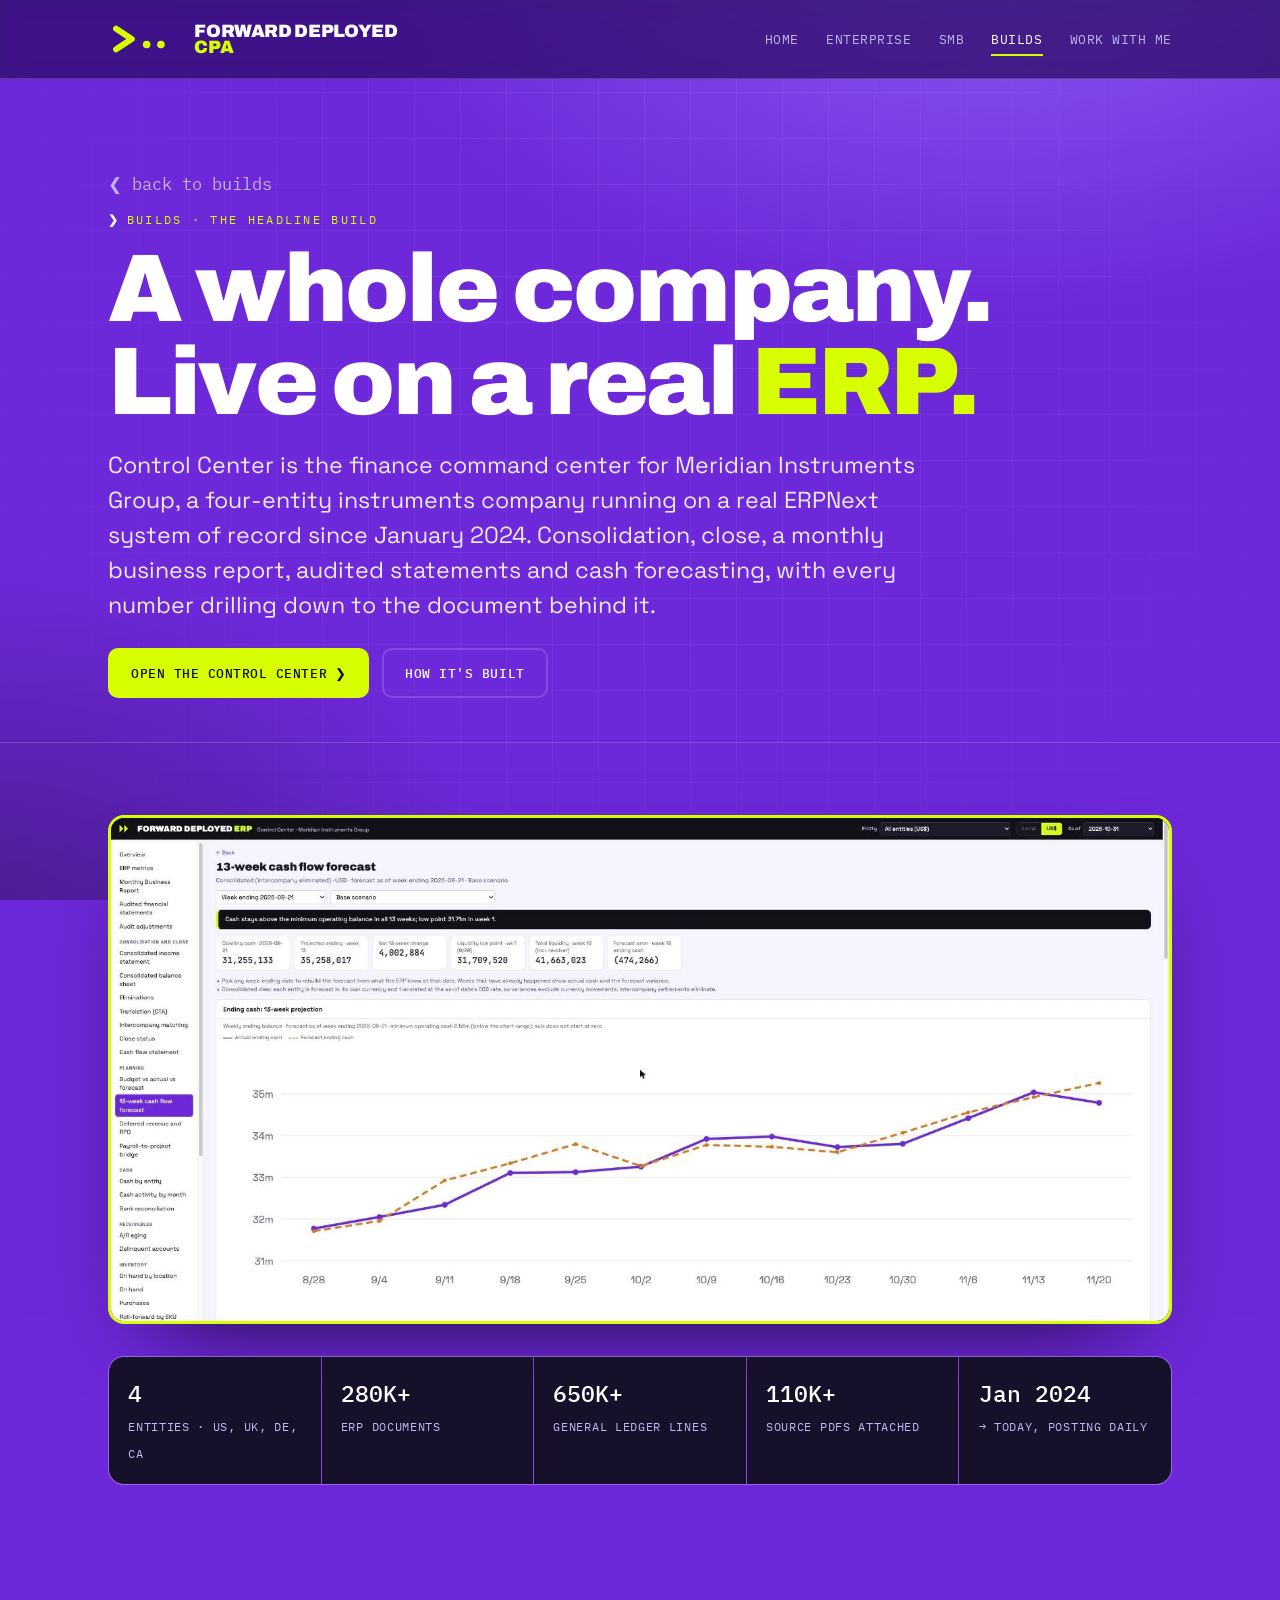
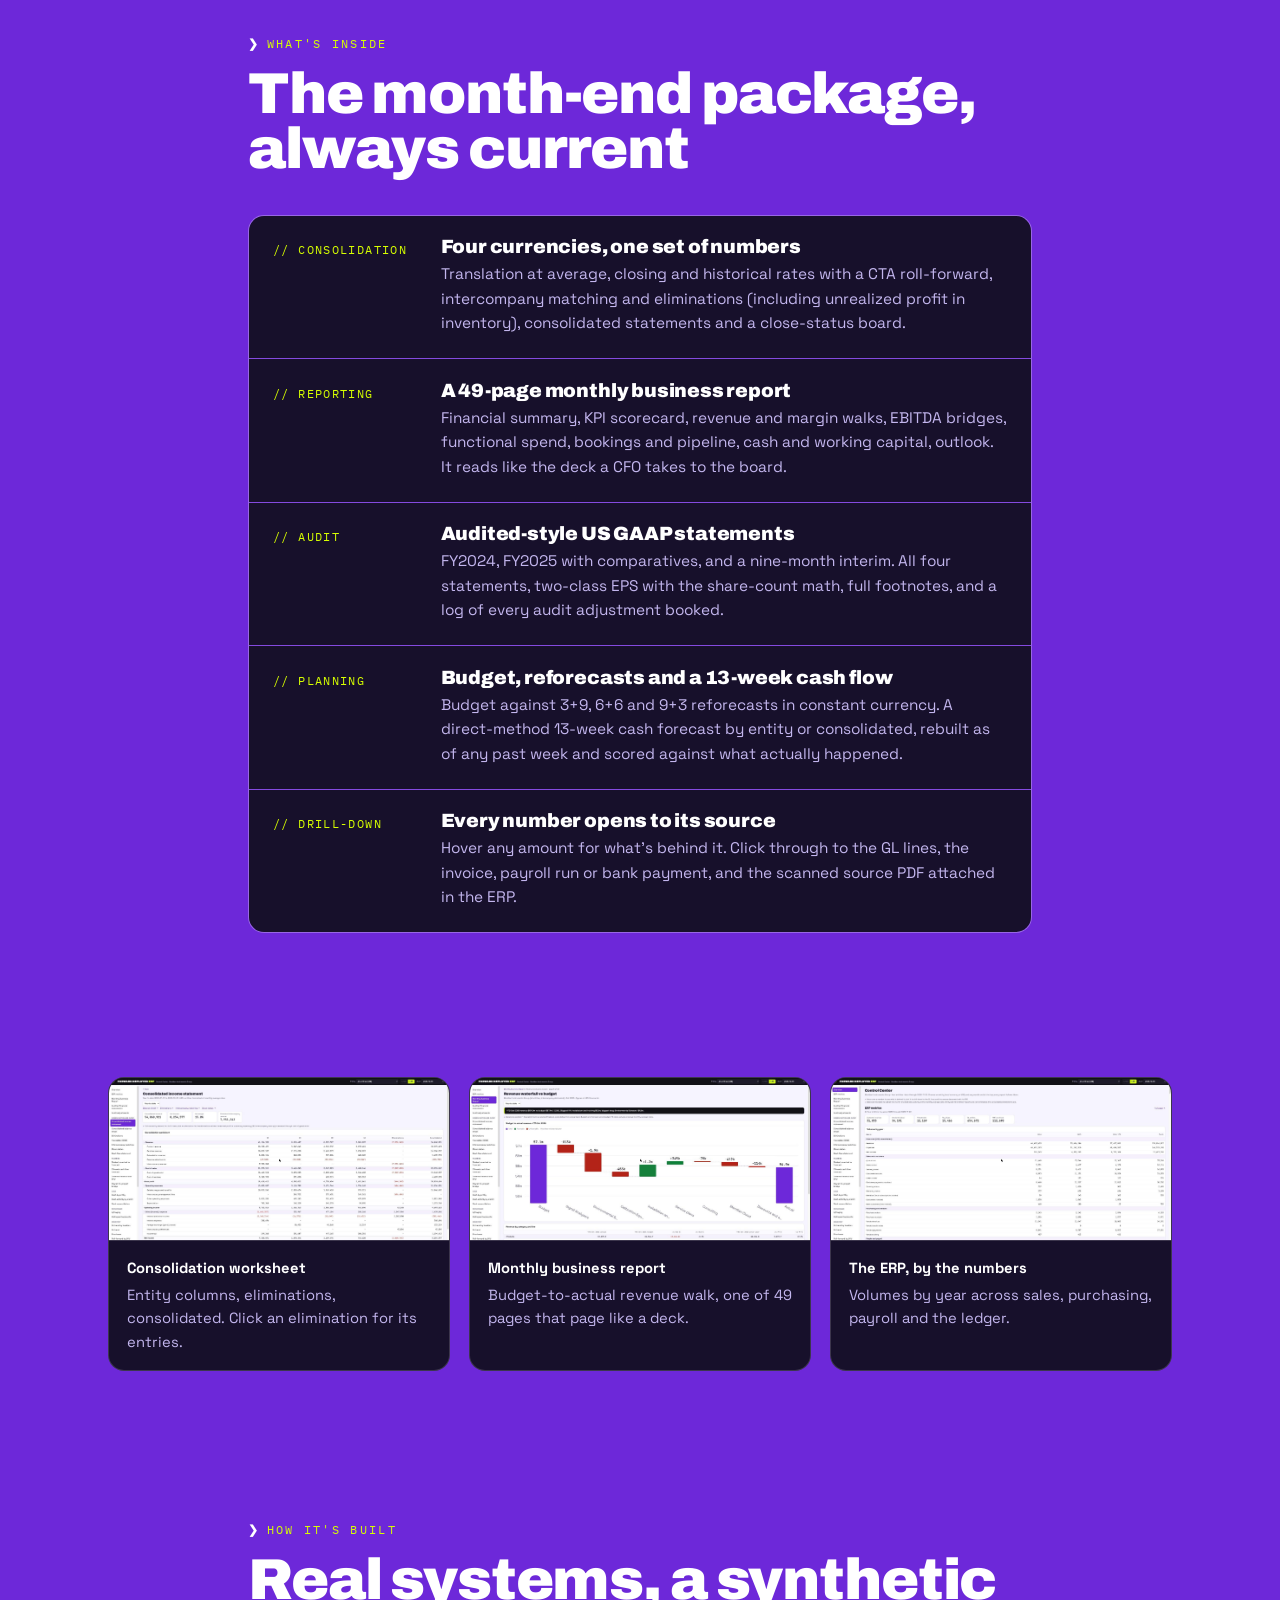
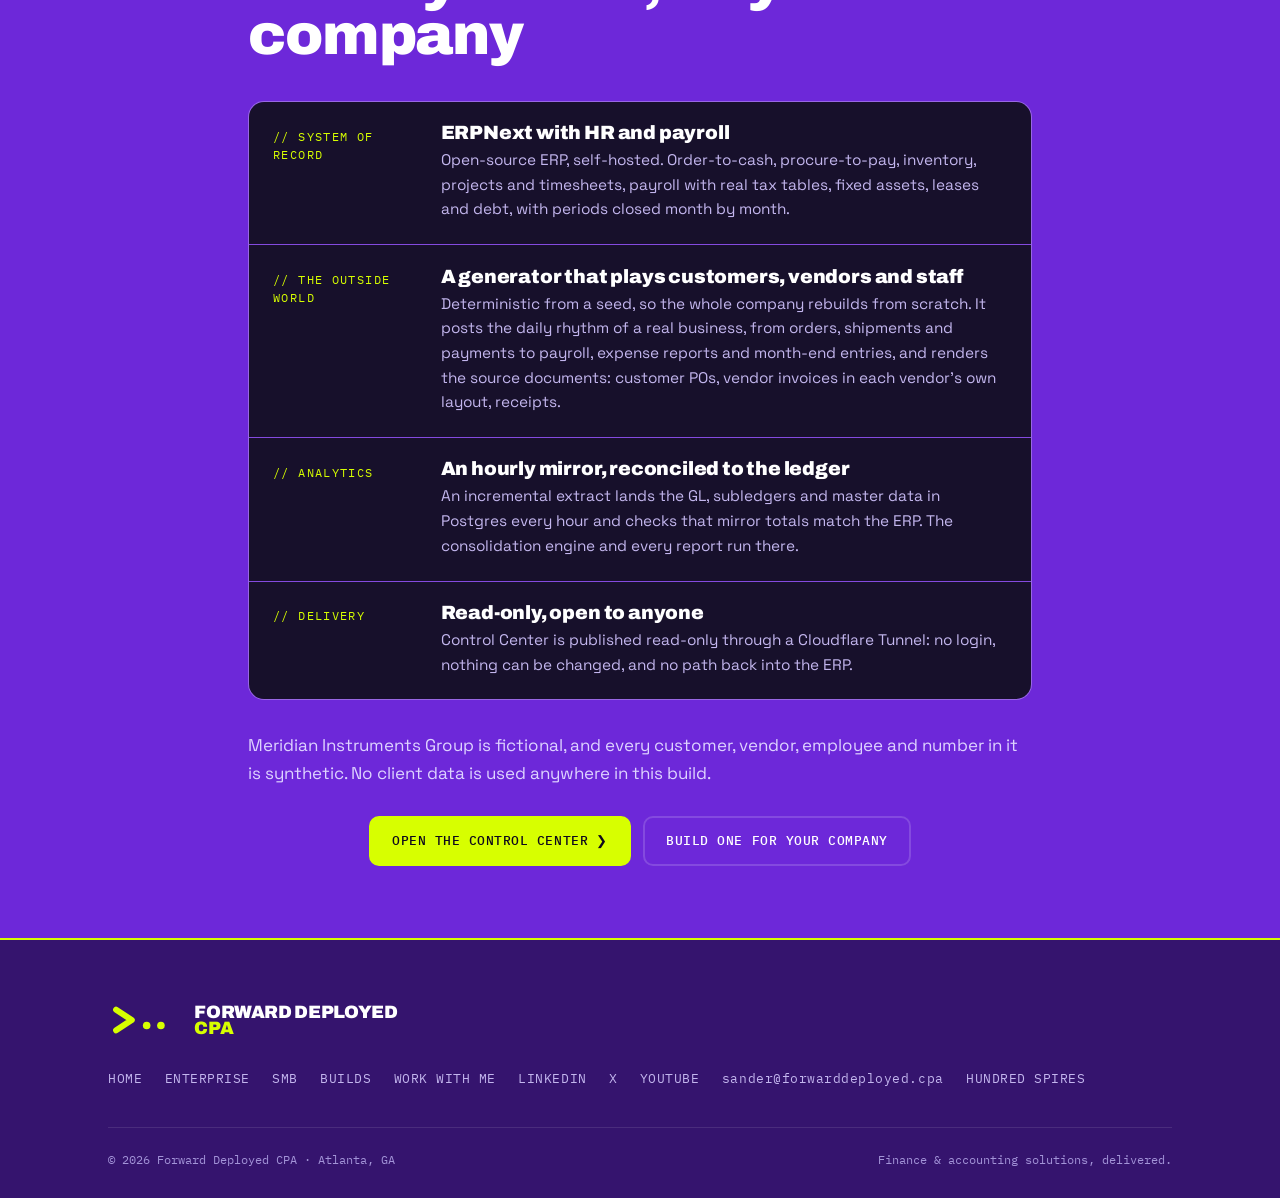
<file: builds/control-center.html>
<!DOCTYPE html>
<html lang="en">
<head>
<meta charset="utf-8">
<meta name="viewport" content="width=device-width, initial-scale=1">
<title>Control Center — Forward Deployed CPA</title>
<meta name="description" content="Control Center: a live finance command center on a real ERPNext system of record. Four entities, consolidation, a 49-page monthly business report, audited US GAAP statements and a 13-week cash flow forecast, every number drilling to the source document. Synthetic company, real systems.">
<link rel="canonical" href="https://www.forwarddeployed.cpa/builds/control-center.html">

<meta property="og:type" content="article">
<meta property="og:site_name" content="Forward Deployed CPA">
<meta property="og:title" content="Control Center — a whole company, live on a real ERP">
<meta property="og:description" content="Consolidation, close, MBR, audited statements and a 13-week cash flow, all drilling to the source document. Synthetic company, real systems.">
<meta property="og:url" content="https://www.forwarddeployed.cpa/builds/control-center.html">
<meta property="og:image" content="https://www.forwarddeployed.cpa/assets/img/og-control-center.jpg">
<meta name="twitter:card" content="summary_large_image">
<meta name="twitter:site" content="@fwddeployedcpa">
<meta name="theme-color" content="#6D28D9">
<link rel="icon" href="../assets/img/favicon.svg" type="image/svg+xml">
<link rel="preconnect" href="https://fonts.googleapis.com">
<link rel="preconnect" href="https://fonts.gstatic.com" crossorigin>
<link href="https://fonts.googleapis.com/css2?family=Archivo:wght@900&family=Space+Grotesk:wght@400;500;700&family=IBM+Plex+Mono:wght@400;500&display=swap" rel="stylesheet">
<link rel="stylesheet" href="../assets/css/styles.css?v=9">
</head>
<body>
<a class="skip" href="#main">Skip to content</a>

<header class="site-head">
  <div class="wrap site-head__row">
    <a class="brand" href="../index.html" aria-label="Forward Deployed CPA home">
      <img class="brand__mark" src="../assets/img/mark.svg" alt=""><span class="brand__wm"><span class="brand__word">Forward Deployed</span><span class="brand__cpa">CPA</span></span>
    </a>
    <button class="nav-toggle" aria-label="Open menu" aria-controls="nav" aria-expanded="false">
      <svg viewBox="0 0 24 24" fill="none" stroke="currentColor" stroke-width="2"><path d="M3 6h18M3 12h18M3 18h18"/></svg>
    </button>
    <nav class="nav" id="nav" aria-label="Primary">
      <a href="../index.html">Home</a>
      <a href="../enterprise.html">Enterprise</a>
      <a href="../smb.html">SMB</a>
      <a href="index.html" aria-current="page">Builds</a>
      <a href="../work-with-me.html">Work with me</a>
    </nav>
  </div>
</header>

<main id="main">

<section class="phead">
  <div class="wrap">
    <p class="mono"><a href="index.html" class="muted" style="text-decoration:none">❮ back to builds</a></p>
    <span class="eyebrow" style="margin-top:.8rem">builds · the headline build</span>
    <h1 style="text-transform:none;letter-spacing:-.025em;margin-top:.7rem;">A whole company.<br>Live on a real <span class="lime">ERP.</span></h1>
    <p class="lead">Control Center is the finance command center for Meridian Instruments Group, a four-entity instruments company running on a real ERPNext system of record since January 2024. Consolidation, close, a monthly business report, audited statements and cash forecasting, with every number drilling down to the document behind it.</p>
    <div class="hero__cta" style="margin-top:1.6rem">
      <a class="btn btn--lime" href="https://meridianrpts.forwarddeployed.cpa/" target="_blank" rel="noopener">Open the Control Center <span class="arw" aria-hidden="true">❯</span></a>
      <a class="btn btn--ghost" href="#how">How it's built</a>
    </div>
  </div>
</section>

<section class="section section--tight">
  <div class="wrap">
    <figure class="cc-shot reveal">
      <a href="https://meridianrpts.forwarddeployed.cpa/" target="_blank" rel="noopener"><img src="../assets/img/cc-cashflow.jpg" width="1568" height="746" alt="Control Center 13-week cash flow forecast: consolidated forecast ending cash against actual ending cash, week by week, with opening cash, projected ending cash, liquidity low point and forecast error."></a>
    </figure>
    <div class="cc-stats reveal">
      <div class="cc-stat"><b>4</b><span>entities · US, UK, DE, CA</span></div>
      <div class="cc-stat"><b>280K+</b><span>ERP documents</span></div>
      <div class="cc-stat"><b>650K+</b><span>general ledger lines</span></div>
      <div class="cc-stat"><b>110K+</b><span>source PDFs attached</span></div>
      <div class="cc-stat"><b>Jan 2024</b><span>→ today, posting daily</span></div>
    </div>
  </div>
</section>

<section class="section section--tight">
  <div class="wrap" style="max-width:880px">
    <div class="sec-head reveal">
      <div>
        <span class="eyebrow">what's inside</span>
        <h2 style="margin-top:.6rem;text-transform:none;letter-spacing:-.02em">The month-end package, always current</h2>
      </div>
    </div>
    <div class="layer-list reveal">
      <div class="layer"><span class="layer__tag">// consolidation</span><div>
        <h3>Four currencies, one set of numbers</h3>
        <p>Translation at average, closing and historical rates with a CTA roll-forward, intercompany matching and eliminations (including unrealized profit in inventory), consolidated statements and a close-status board.</p></div></div>
      <div class="layer"><span class="layer__tag">// reporting</span><div>
        <h3>A 49-page monthly business report</h3>
        <p>Financial summary, KPI scorecard, revenue and margin walks, EBITDA bridges, functional spend, bookings and pipeline, cash and working capital, outlook. It reads like the deck a CFO takes to the board.</p></div></div>
      <div class="layer"><span class="layer__tag">// audit</span><div>
        <h3>Audited-style US GAAP statements</h3>
        <p>FY2024, FY2025 with comparatives, and a nine-month interim. All four statements, two-class EPS with the share-count math, full footnotes, and a log of every audit adjustment booked.</p></div></div>
      <div class="layer"><span class="layer__tag">// planning</span><div>
        <h3>Budget, reforecasts and a 13-week cash flow</h3>
        <p>Budget against 3+9, 6+6 and 9+3 reforecasts in constant currency. A direct-method 13-week cash forecast by entity or consolidated, rebuilt as of any past week and scored against what actually happened.</p></div></div>
      <div class="layer"><span class="layer__tag">// drill-down</span><div>
        <h3>Every number opens to its source</h3>
        <p>Hover any amount for what's behind it. Click through to the GL lines, the invoice, payroll run or bank payment, and the scanned source PDF attached in the ERP.</p></div></div>
    </div>
  </div>
</section>

<section class="section section--tight">
  <div class="wrap">
    <div class="cc-gallery reveal">
      <figure><a href="https://meridianrpts.forwarddeployed.cpa/#/cons_is" target="_blank" rel="noopener"><img src="../assets/img/cc-consolidation.jpg" width="1568" height="746" loading="lazy" alt="Consolidated income statement worksheet: US, UK, Germany and Canada, eliminations and consolidated columns."></a>
        <figcaption><b>Consolidation worksheet</b>Entity columns, eliminations, consolidated. Click an elimination for its entries.</figcaption></figure>
      <figure><a href="https://meridianrpts.forwarddeployed.cpa/#/mbr" target="_blank" rel="noopener"><img src="../assets/img/cc-mbr.jpg" width="1568" height="746" loading="lazy" alt="Monthly business report page: revenue waterfall from budget to actual by product line."></a>
        <figcaption><b>Monthly business report</b>Budget-to-actual revenue walk, one of 49 pages that page like a deck.</figcaption></figure>
      <figure><a href="https://meridianrpts.forwarddeployed.cpa/" target="_blank" rel="noopener"><img src="../assets/img/cc-overview.jpg" width="1568" height="746" loading="lazy" alt="Control Center overview: ERP volumes by year — invoices, timesheets, pay stubs, GL entries and archived PDFs."></a>
        <figcaption><b>The ERP, by the numbers</b>Volumes by year across sales, purchasing, payroll and the ledger.</figcaption></figure>
    </div>
  </div>
</section>

<section class="section section--tight" id="how">
  <div class="wrap" style="max-width:880px">
    <div class="sec-head reveal">
      <div>
        <span class="eyebrow">how it's built</span>
        <h2 style="margin-top:.6rem;text-transform:none;letter-spacing:-.02em">Real systems, a synthetic company</h2>
      </div>
    </div>
    <div class="layer-list reveal">
      <div class="layer"><span class="layer__tag">// system of record</span><div>
        <h3>ERPNext with HR and payroll</h3>
        <p>Open-source ERP, self-hosted. Order-to-cash, procure-to-pay, inventory, projects and timesheets, payroll with real tax tables, fixed assets, leases and debt, with periods closed month by month.</p></div></div>
      <div class="layer"><span class="layer__tag">// the outside world</span><div>
        <h3>A generator that plays customers, vendors and staff</h3>
        <p>Deterministic from a seed, so the whole company rebuilds from scratch. It posts the daily rhythm of a real business, from orders, shipments and payments to payroll, expense reports and month-end entries, and renders the source documents: customer POs, vendor invoices in each vendor's own layout, receipts.</p></div></div>
      <div class="layer"><span class="layer__tag">// analytics</span><div>
        <h3>An hourly mirror, reconciled to the ledger</h3>
        <p>An incremental extract lands the GL, subledgers and master data in Postgres every hour and checks that mirror totals match the ERP. The consolidation engine and every report run there.</p></div></div>
      <div class="layer"><span class="layer__tag">// delivery</span><div>
        <h3>Read-only, open to anyone</h3>
        <p>Control Center is published read-only through a Cloudflare Tunnel: no login, nothing can be changed, and no path back into the ERP.</p></div></div>
    </div>
    <p class="fineprint reveal" style="margin-top:2rem">Meridian Instruments Group is fictional, and every customer, vendor, employee and number in it is synthetic. No client data is used anywhere in this build.</p>
    <div class="arch-actions reveal">
      <a class="btn btn--lime" href="https://meridianrpts.forwarddeployed.cpa/" target="_blank" rel="noopener">Open the Control Center <span class="arw" aria-hidden="true">❯</span></a>
      <a class="btn btn--ghost" href="../work-with-me.html">Build one for your company</a>
    </div>
  </div>
</section>

</main>

<footer class="site-foot">
  <div class="wrap">
    <div class="foot-grid">
      <a class="brand" href="../index.html" aria-label="Forward Deployed CPA home">
        <img class="brand__mark" src="../assets/img/mark.svg" alt=""><span class="brand__wm"><span class="brand__word">Forward Deployed</span><span class="brand__cpa">CPA</span></span>
      </a>
      <div class="foot-links">
        <a href="../index.html">Home</a>
        <a href="../enterprise.html">Enterprise</a>
        <a href="../smb.html">SMB</a>
        <a href="index.html">Builds</a>
        <a href="../work-with-me.html">Work with me</a>
        <a href="https://www.linkedin.com/company/forward-deployed-cpa" rel="me">LinkedIn</a>
        <a href="https://x.com/fwddeployedcpa" rel="me">X</a>
        <a href="https://www.youtube.com/@forwarddeployedcpa" rel="me">YouTube</a>
        <a href="mailto:sander@forwarddeployed.cpa" style="text-transform:none">sander@forwarddeployed.cpa</a>
        <a href="https://hundred-spires.com">Hundred Spires</a>
      </div>
    </div>
    <div class="foot-bottom">
      <span>© <span data-year>2026</span> Forward Deployed CPA · Atlanta, GA</span>
      <span>Finance &amp; accounting solutions, delivered.</span>
    </div>
  </div>
</footer>

<script src="../assets/js/main.js?v=2" defer></script>
</body>
</html>
</file>
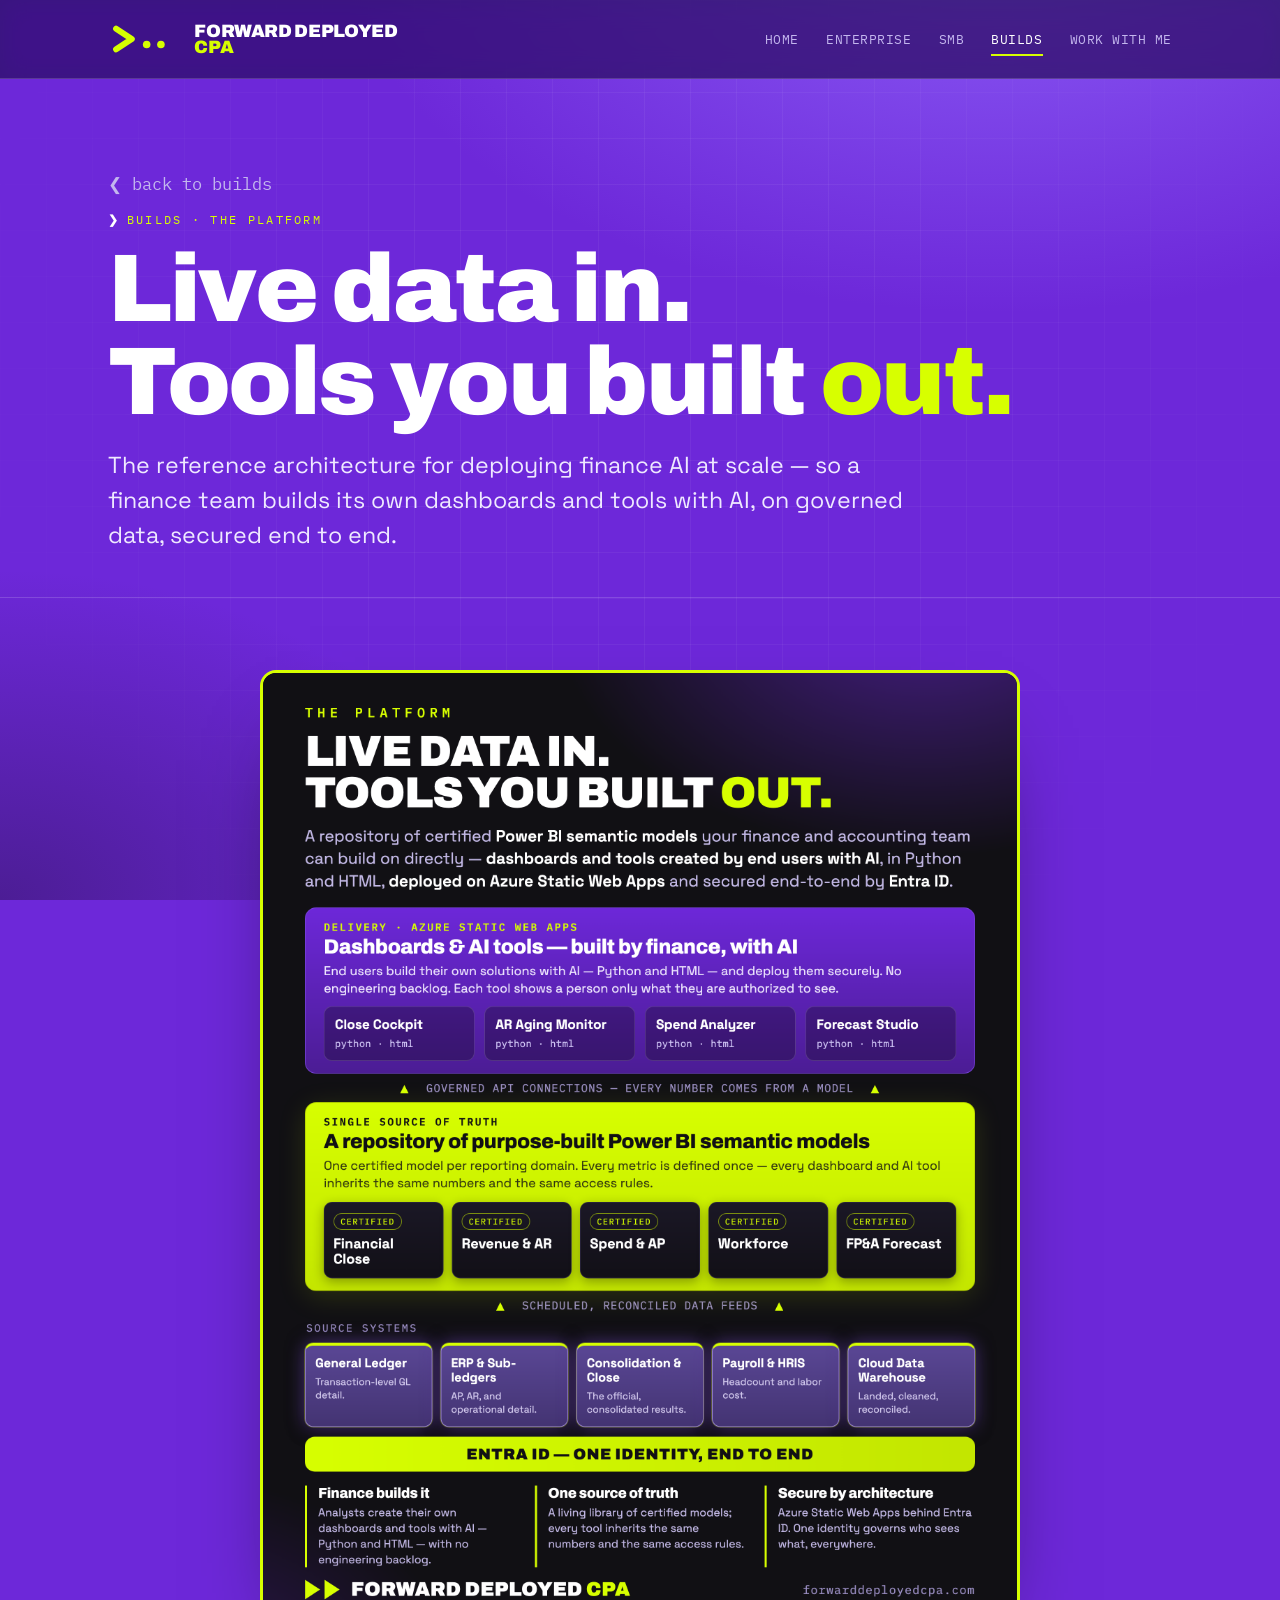
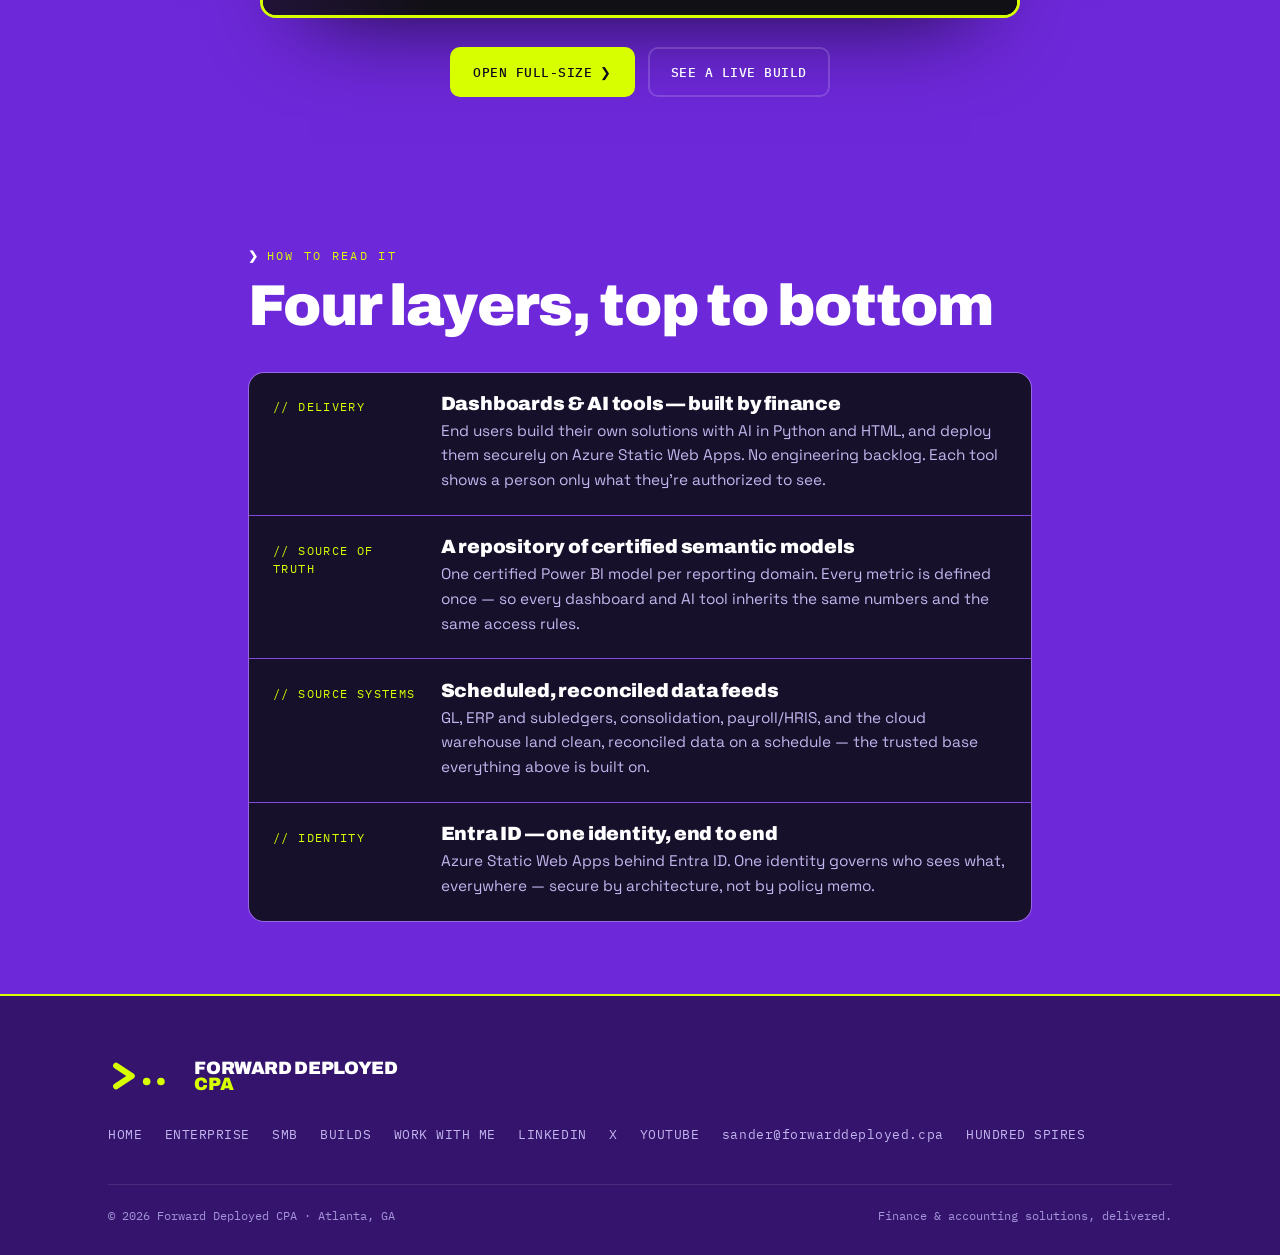
<file: builds/platform-architecture.html>
<!DOCTYPE html>
<html lang="en">
<head>
<meta charset="utf-8">
<meta name="viewport" content="width=device-width, initial-scale=1">
<title>The Finance AI Platform — Forward Deployed CPA</title>
<meta name="description" content="The reference architecture for deploying finance AI at scale: certified Power BI semantic models as the single source of truth, AI-built dashboards on Azure Static Web Apps, secured end-to-end by Entra ID.">
<link rel="canonical" href="https://www.forwarddeployed.cpa/builds/platform-architecture.html">

<meta property="og:type" content="article">
<meta property="og:site_name" content="Forward Deployed CPA">
<meta property="og:title" content="The Finance AI Platform — reference architecture">
<meta property="og:description" content="Live data in. Tools you built out. How finance teams ship AI dashboards on governed data, secured end-to-end.">
<meta property="og:url" content="https://www.forwarddeployed.cpa/builds/platform-architecture.html">
<meta property="og:image" content="https://www.forwarddeployed.cpa/assets/img/platform-architecture-wide.png">
<meta name="twitter:card" content="summary_large_image">
<meta name="twitter:site" content="@fwddeployedcpa">
<meta name="theme-color" content="#6D28D9">
<link rel="icon" href="../assets/img/favicon.svg" type="image/svg+xml">
<link rel="preconnect" href="https://fonts.googleapis.com">
<link rel="preconnect" href="https://fonts.gstatic.com" crossorigin>
<link href="https://fonts.googleapis.com/css2?family=Archivo:wght@900&family=Space+Grotesk:wght@400;500;700&family=IBM+Plex+Mono:wght@400;500&display=swap" rel="stylesheet">
<link rel="stylesheet" href="../assets/css/styles.css?v=9">
</head>
<body>
<a class="skip" href="#main">Skip to content</a>

<header class="site-head">
  <div class="wrap site-head__row">
    <a class="brand" href="../index.html" aria-label="Forward Deployed CPA home">
      <img class="brand__mark" src="../assets/img/mark.svg" alt=""><span class="brand__wm"><span class="brand__word">Forward Deployed</span><span class="brand__cpa">CPA</span></span>
    </a>
    <button class="nav-toggle" aria-label="Open menu" aria-controls="nav" aria-expanded="false">
      <svg viewBox="0 0 24 24" fill="none" stroke="currentColor" stroke-width="2"><path d="M3 6h18M3 12h18M3 18h18"/></svg>
    </button>
    <nav class="nav" id="nav" aria-label="Primary">
      <a href="../index.html">Home</a>
      <a href="../enterprise.html">Enterprise</a>
      <a href="../smb.html">SMB</a>
      <a href="index.html" aria-current="page">Builds</a>
      <a href="../work-with-me.html">Work with me</a>
    </nav>
  </div>
</header>

<main id="main">

<section class="phead">
  <div class="wrap">
    <p class="mono"><a href="index.html" class="muted" style="text-decoration:none">❮ back to builds</a></p>
    <span class="eyebrow" style="margin-top:.8rem">builds · the platform</span>
    <h1 style="text-transform:none;letter-spacing:-.025em;margin-top:.7rem;">Live data in.<br>Tools you built <span class="lime">out.</span></h1>
    <p class="lead">The reference architecture for deploying finance AI at scale — so a finance team builds its own dashboards and tools with AI, on governed data, secured end to end.</p>
  </div>
</section>

<section class="section section--tight">
  <div class="wrap">
    <figure class="arch-figure reveal">
      <img src="../assets/img/platform-architecture.png" alt="Forward Deployed CPA finance AI platform architecture: AI-built dashboards and tools on Azure Static Web Apps, sitting on a repository of certified Power BI semantic models fed by scheduled, reconciled data from source systems, all secured by Entra ID.">
    </figure>
    <div class="arch-actions reveal">
      <a class="btn btn--lime" href="../assets/img/platform-architecture.png" target="_blank" rel="noopener">Open full-size <span class="arw" aria-hidden="true">❯</span></a>
      <a class="btn btn--ghost" href="control-center.html">See a live build</a>
    </div>
  </div>
</section>

<section class="section section--tight">
  <div class="wrap" style="max-width:880px">
    <div class="sec-head reveal">
      <div>
        <span class="eyebrow">how to read it</span>
        <h2 style="margin-top:.6rem;text-transform:none;letter-spacing:-.02em">Four layers, top to bottom</h2>
      </div>
    </div>
    <div class="layer-list reveal">
      <div class="layer">
        <span class="layer__tag">// delivery</span>
        <div>
          <h3>Dashboards &amp; AI tools — built by finance</h3>
          <p>End users build their own solutions with AI in Python and HTML, and deploy them securely on Azure Static Web Apps. No engineering backlog. Each tool shows a person only what they're authorized to see.</p>
        </div>
      </div>
      <div class="layer">
        <span class="layer__tag">// source of truth</span>
        <div>
          <h3>A repository of certified semantic models</h3>
          <p>One certified Power BI model per reporting domain. Every metric is defined once — so every dashboard and AI tool inherits the same numbers and the same access rules.</p>
        </div>
      </div>
      <div class="layer">
        <span class="layer__tag">// source systems</span>
        <div>
          <h3>Scheduled, reconciled data feeds</h3>
          <p>GL, ERP and subledgers, consolidation, payroll/HRIS, and the cloud warehouse land clean, reconciled data on a schedule — the trusted base everything above is built on.</p>
        </div>
      </div>
      <div class="layer">
        <span class="layer__tag">// identity</span>
        <div>
          <h3>Entra ID — one identity, end to end</h3>
          <p>Azure Static Web Apps behind Entra ID. One identity governs who sees what, everywhere — secure by architecture, not by policy memo.</p>
        </div>
      </div>
    </div>
  </div>
</section>

</main>

<footer class="site-foot">
  <div class="wrap">
    <div class="foot-grid">
      <a class="brand" href="../index.html" aria-label="Forward Deployed CPA home">
        <img class="brand__mark" src="../assets/img/mark.svg" alt=""><span class="brand__wm"><span class="brand__word">Forward Deployed</span><span class="brand__cpa">CPA</span></span>
      </a>
      <div class="foot-links">
        <a href="../index.html">Home</a>
        <a href="../enterprise.html">Enterprise</a>
        <a href="../smb.html">SMB</a>
        <a href="index.html">Builds</a>
        <a href="../work-with-me.html">Work with me</a>
        <a href="https://www.linkedin.com/company/forward-deployed-cpa" rel="me">LinkedIn</a>
        <a href="https://x.com/fwddeployedcpa" rel="me">X</a>
        <a href="https://www.youtube.com/@forwarddeployedcpa" rel="me">YouTube</a>
        <a href="mailto:sander@forwarddeployed.cpa" style="text-transform:none">sander@forwarddeployed.cpa</a>
        <a href="https://hundred-spires.com">Hundred Spires</a>
      </div>
    </div>
    <div class="foot-bottom">
      <span>© <span data-year>2026</span> Forward Deployed CPA · Atlanta, GA</span>
      <span>Finance &amp; accounting solutions, delivered.</span>
    </div>
  </div>
</footer>

<script src="../assets/js/main.js?v=2" defer></script>
</body>
</html>
</file>
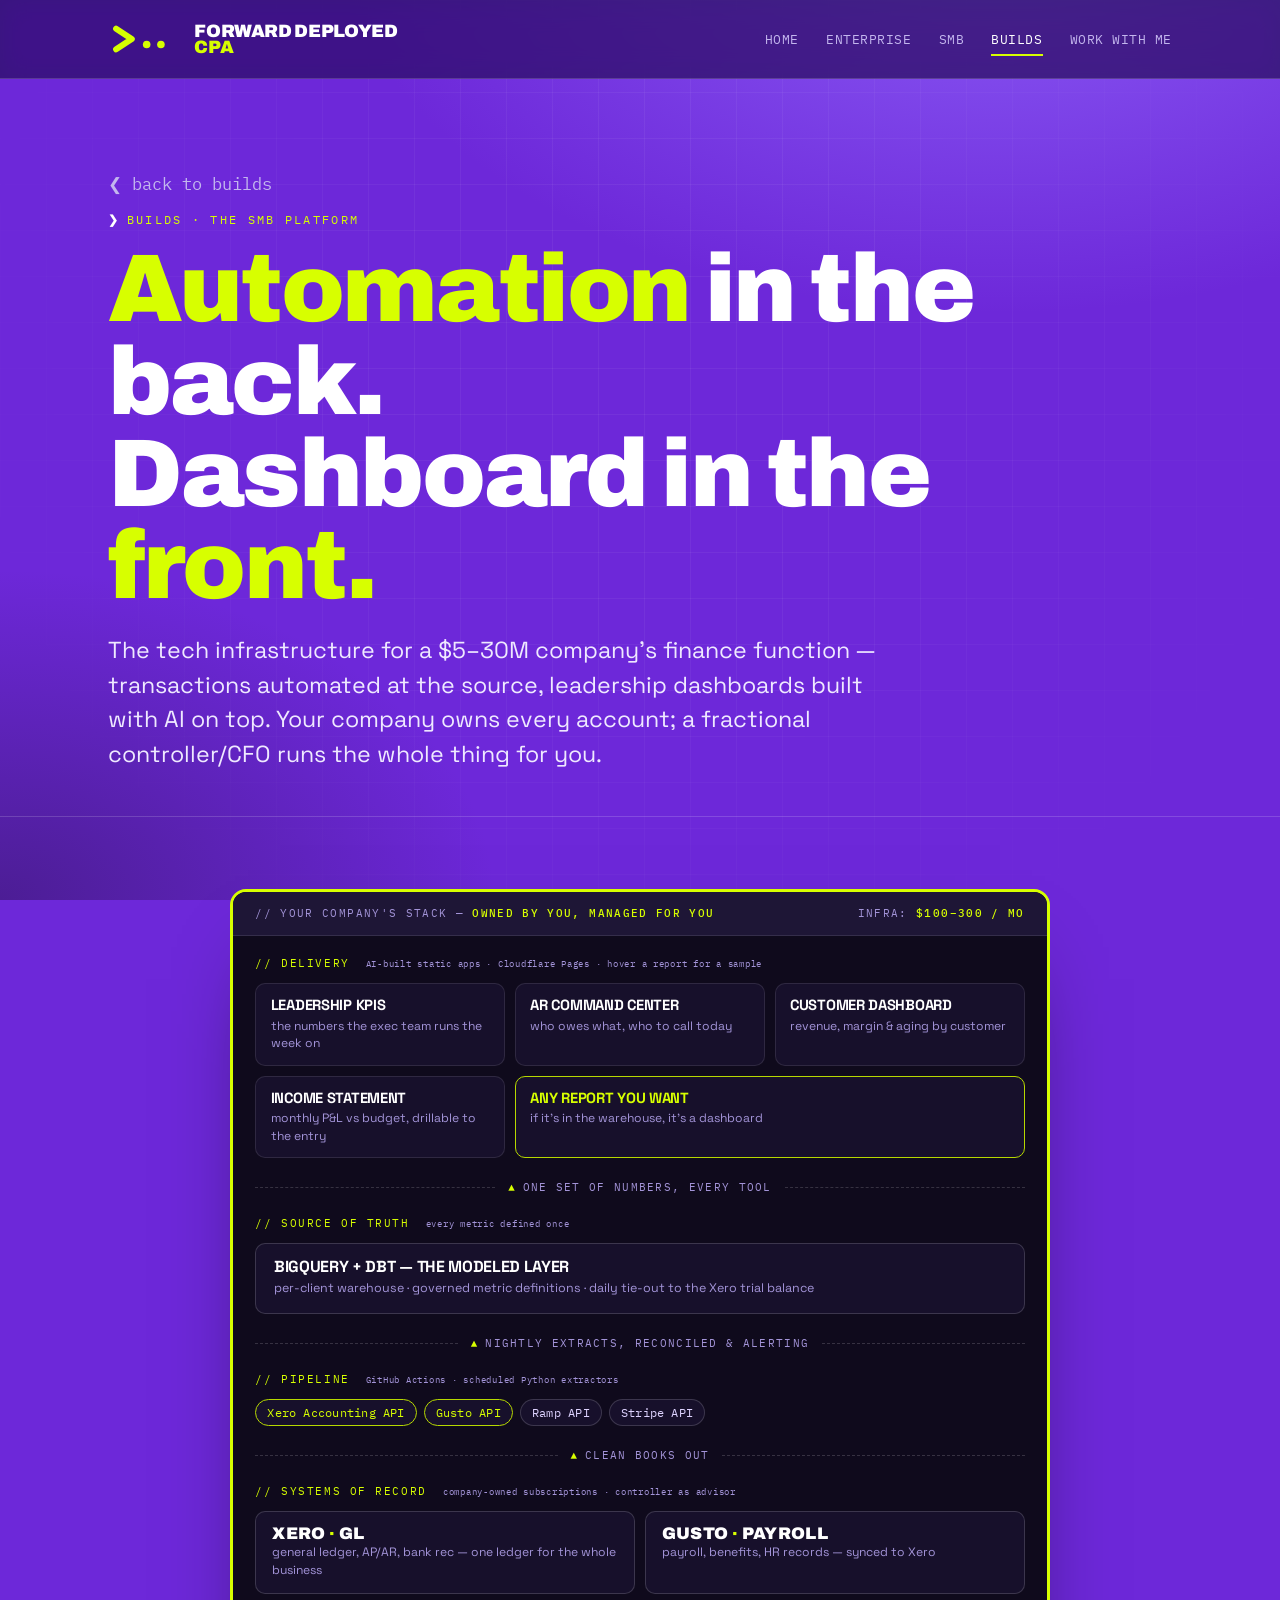
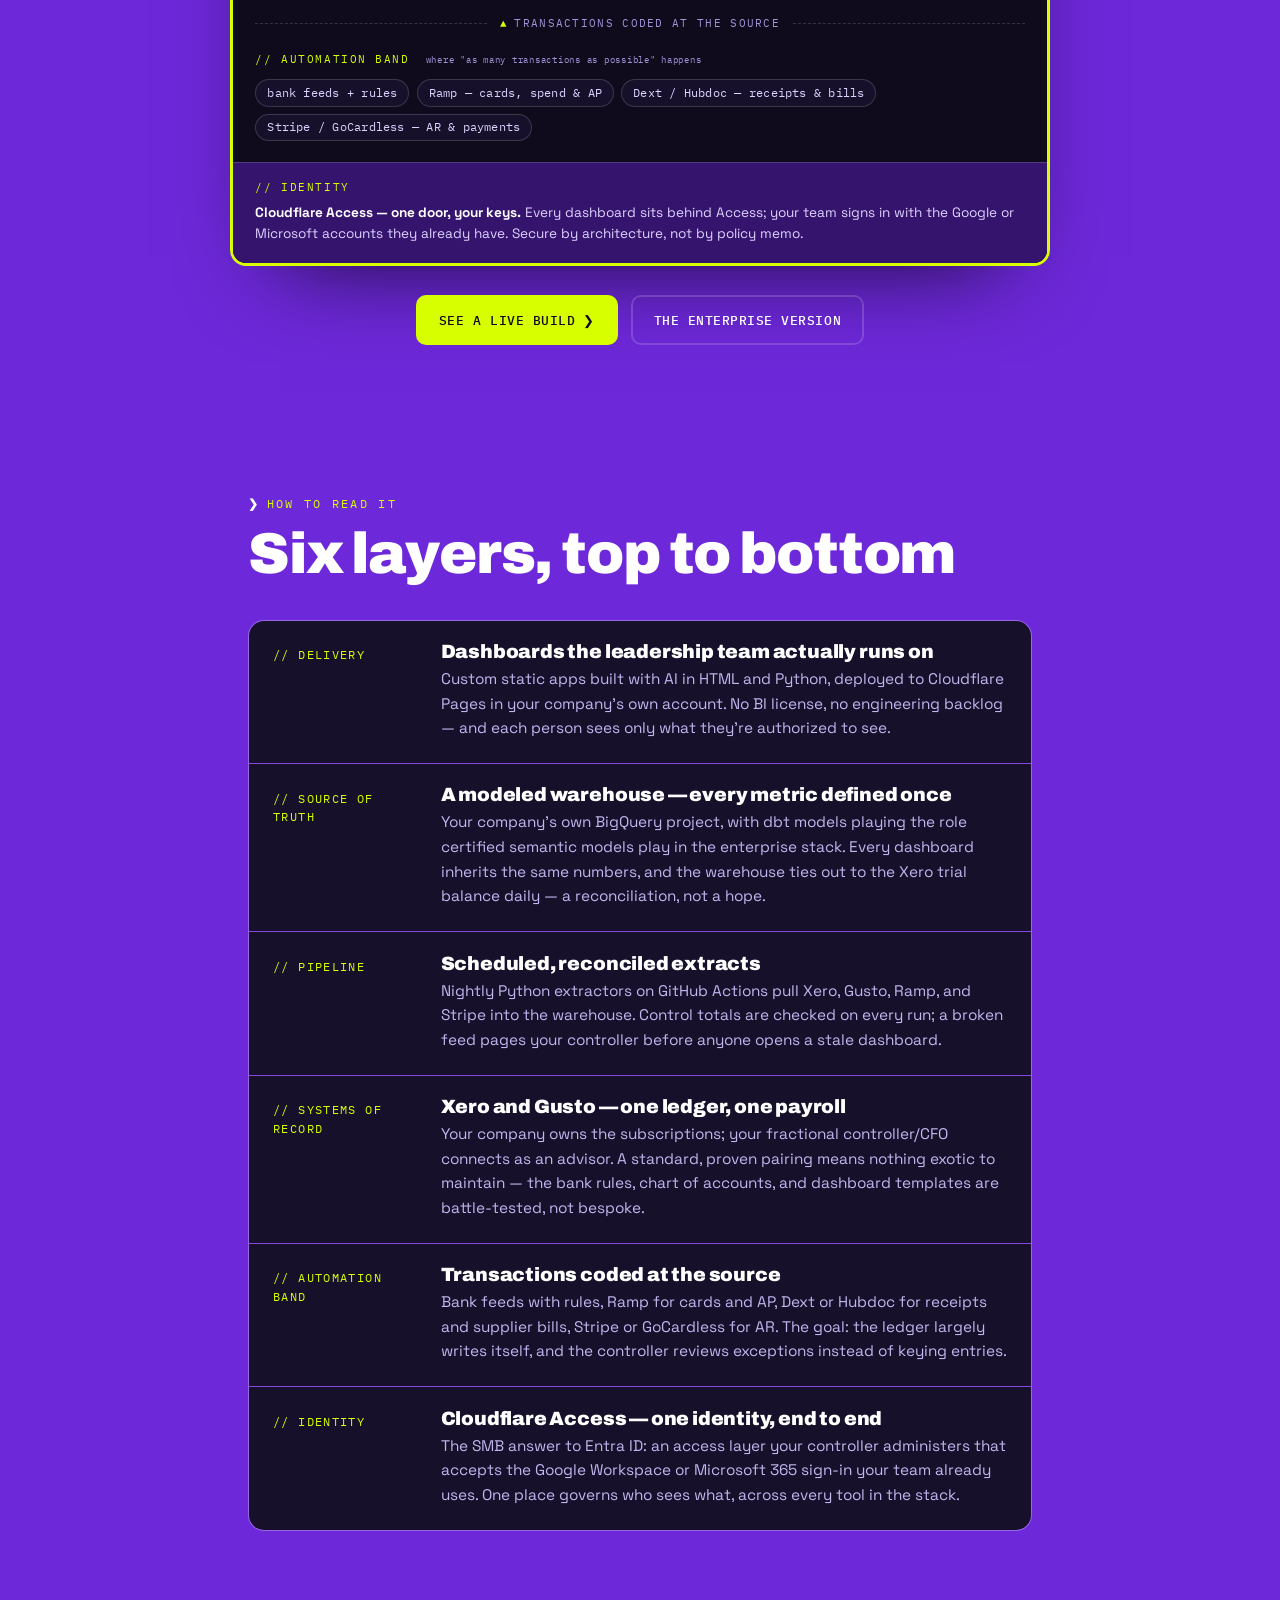
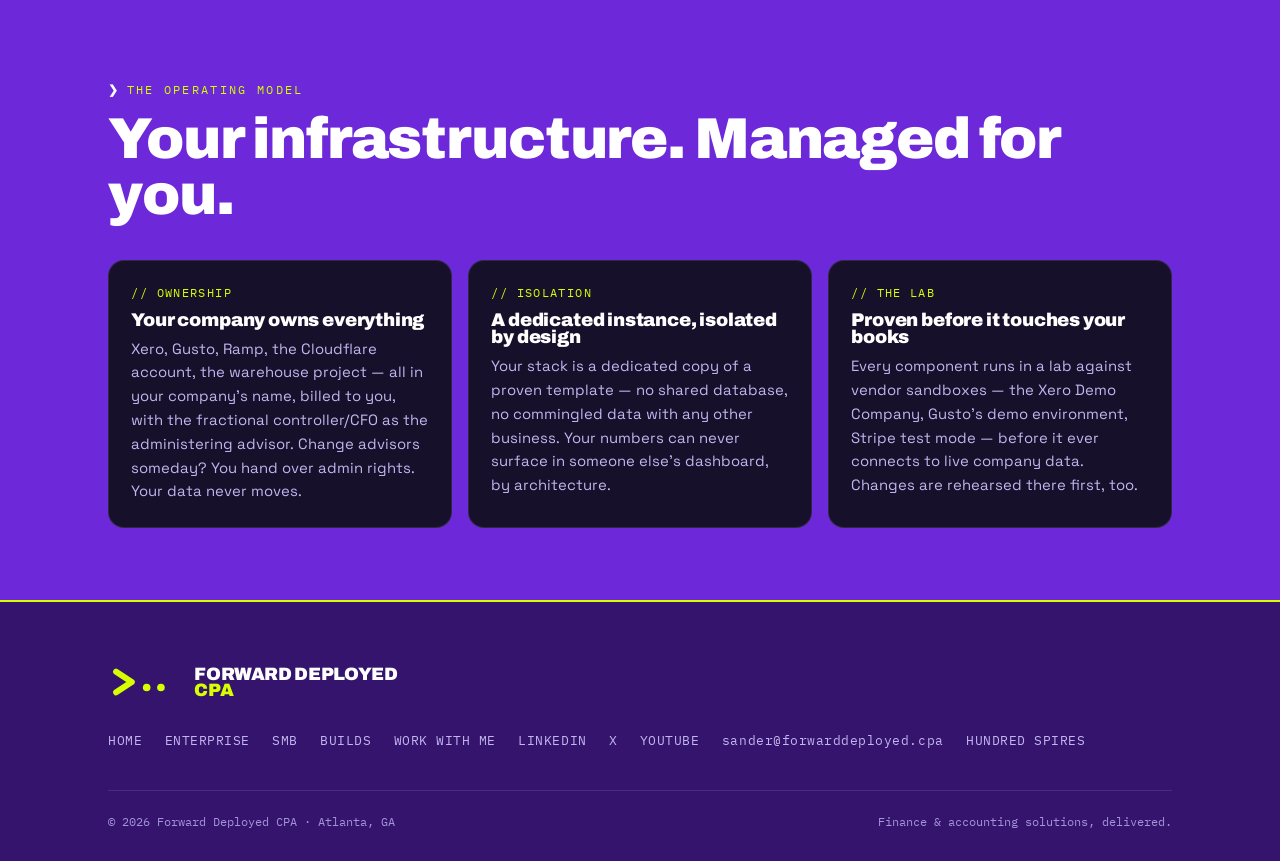
<file: builds/smb-stack.html>
<!DOCTYPE html>
<html lang="en">
<head>
<meta charset="utf-8">
<meta name="viewport" content="width=device-width, initial-scale=1">
<title>The SMB Finance Stack — Forward Deployed CPA</title>
<meta name="description" content="The finance tech infrastructure for a $5–30M company: Xero and Gusto as systems of record, transactions automated at the source, AI-built dashboards on Cloudflare Pages secured by Cloudflare Access — owned by the company, managed by a fractional controller/CFO.">
<link rel="canonical" href="https://www.forwarddeployed.cpa/builds/smb-stack.html">

<meta property="og:type" content="article">
<meta property="og:site_name" content="Forward Deployed CPA">
<meta property="og:title" content="The SMB Finance Stack — reference architecture">
<meta property="og:description" content="Automation in the back. Dashboard in the front. The finance tech infrastructure for $5–30M companies — company-owned, managed by a fractional controller/CFO.">
<meta property="og:url" content="https://www.forwarddeployed.cpa/builds/smb-stack.html">
<meta property="og:image" content="https://www.forwarddeployed.cpa/assets/img/og-smb-stack.png">
<meta name="twitter:card" content="summary_large_image">
<meta name="twitter:site" content="@fwddeployedcpa">
<meta name="theme-color" content="#6D28D9">
<link rel="icon" href="../assets/img/favicon.svg" type="image/svg+xml">
<link rel="preconnect" href="https://fonts.googleapis.com">
<link rel="preconnect" href="https://fonts.gstatic.com" crossorigin>
<link href="https://fonts.googleapis.com/css2?family=Archivo:wght@900&family=Space+Grotesk:wght@400;500;700&family=IBM+Plex+Mono:wght@400;500&display=swap" rel="stylesheet">
<link rel="stylesheet" href="../assets/css/styles.css?v=9">
<style>
/* page-specific: the HTML architecture diagram + operating-model cards */
.arch {
  border: 3px solid var(--lime); border-radius: var(--radius); overflow: hidden;
  background: var(--ink); box-shadow: 0 40px 90px -50px rgba(0,0,0,.9);
  max-width: 820px; margin-inline: auto;
}
.arch__meta {
  display: flex; flex-wrap: wrap; gap: .4rem 1.5rem; justify-content: space-between;
  padding: .8rem 1.4rem; background: var(--ink-panel-2); border-bottom: 1px solid var(--line-soft);
  font-family: var(--f-mono); font-size: .7rem; text-transform: uppercase; letter-spacing: .12em; color: var(--mute-dim);
}
.arch__meta strong { color: var(--lime); font-weight: 500; }
.band { padding: 1.15rem 1.4rem 1.3rem; }
.band__tag {
  font-family: var(--f-mono); font-size: .7rem; letter-spacing: .14em; text-transform: uppercase;
  color: var(--lime); display: block; margin-bottom: .65rem;
}
.band__tag small { color: var(--mute-dim); letter-spacing: .08em; text-transform: none; margin-left: .8em; }
.flow {
  display: flex; align-items: center; gap: .8rem; padding: 0 1.4rem;
  font-family: var(--f-mono); font-size: .68rem; letter-spacing: .12em; text-transform: uppercase;
}
.flow::before, .flow::after { content: ""; flex: 1; border-top: 1px dashed var(--line); }
.flow span { display: inline-flex; align-items: center; gap: .6em; color: var(--mute-dim); }
.flow b { color: var(--lime); font-weight: 500; }
.arch .cards { display: grid; grid-template-columns: repeat(3, 1fr); gap: .6rem; }
.arch .card {
  background: var(--ink-panel); border: 1px solid var(--line-soft); border-radius: var(--radius-sm);
  padding: .75rem .9rem;
}
.arch .card h4 { font-family: var(--f-body); font-weight: 700; font-size: .92rem; color: #fff; line-height: 1.25; }
.arch .card p { font-size: .76rem; color: var(--mute-dim); margin-top: .2rem; line-height: 1.45; }
.arch .card--any { border-color: var(--lime-deep); }
.arch .card--any h4 { color: var(--lime); }

/* hover sample previews on the delivery cards */
.arch .card--preview { position: relative; cursor: default; }
.arch .card--preview:hover, .arch .card--preview:focus-visible { border-color: var(--lime-deep); }
.card__pop {
  position: absolute; top: calc(100% + 10px); left: 0; width: 380px; z-index: 30;
  background: var(--ink); border: 2px solid var(--lime); border-radius: 10px;
  box-shadow: 0 30px 60px -24px rgba(0,0,0,.9);
  opacity: 0; visibility: hidden; pointer-events: none;
  transition: opacity .16s var(--ease), visibility .16s;
}
.arch .cards > :nth-child(3n+2) .card__pop { left: 50%; transform: translateX(-50%); }
.arch .cards > :nth-child(3n) .card__pop { left: auto; right: 0; }
.arch .card--any { grid-column: span 2; }
.arch .card--preview:hover .card__pop, .arch .card--preview:focus .card__pop { opacity: 1; visibility: visible; }
.pop__head { display: flex; justify-content: space-between; align-items: baseline; gap: .6rem; padding: .55rem .75rem; border-bottom: 1px solid var(--line-soft); background: var(--ink-panel-2); border-radius: 8px 8px 0 0; }
.pop__title { font-weight: 700; font-size: .78rem; color: #fff; }
.pop__tag { font-family: var(--f-mono); font-size: .52rem; letter-spacing: .14em; text-transform: uppercase; color: var(--lime); white-space: nowrap; }
.pop__body { padding: .65rem .75rem .75rem; display: grid; gap: .55rem; }
.pop__note { font-family: var(--f-mono); font-size: .52rem; color: var(--mute-dim); letter-spacing: .08em; text-transform: uppercase; }
.card__pop svg text { font-family: var(--f-mono); font-size: 6px; fill: var(--mute-dim); }
.good { color: var(--lime); }
.bad { color: #ff8fa3; }
.stat-row { display: flex; gap: .5rem; }
.pop-kpis { display: grid; grid-template-columns: repeat(3, 1fr); gap: .4rem; }
.stat { flex: 1; background: var(--ink-panel); border: 1px solid var(--line-soft); border-radius: 6px; padding: .35rem .5rem; }
.stat span { display: block; font-family: var(--f-mono); font-size: .5rem; letter-spacing: .08em; text-transform: uppercase; color: var(--mute-dim); white-space: nowrap; }
.stat b { font-size: .8rem; color: #fff; }
.stat b em { font-style: normal; font-size: .55rem; margin-left: .25em; }
.pop-bars { display: grid; gap: .3rem; }
.pbar { display: grid; grid-template-columns: 64px 1fr 44px; align-items: center; gap: .5rem; }
.pbar--4 { grid-template-columns: 74px 1fr 42px 30px; }
.pbar .lbl { font-family: var(--f-mono); font-size: .55rem; color: var(--mute); white-space: nowrap; overflow: hidden; text-overflow: ellipsis; }
.pbar .trk { height: 7px; background: var(--ink-panel); border: 1px solid var(--line-soft); border-radius: 4px; overflow: hidden; }
.pbar .fil { height: 100%; background: var(--lime); border-radius: 4px; }
.pbar .fil--dim { background: rgba(255,255,255,.28); }
.pbar .val { font-family: var(--f-mono); font-size: .55rem; color: var(--paper-dim); text-align: right; }
.pop-tbl { display: grid; }
.pop-tbl .r { display: grid; grid-template-columns: 1fr 56px 56px 46px; gap: .4rem; padding: .24rem 0; border-bottom: 1px solid var(--line-soft); align-items: baseline; }
.pop-tbl .r:last-child { border-bottom: 0; }
.pop-tbl--ar .r { grid-template-columns: 1fr 52px 34px 44px; }
.pop-tbl .h { font-family: var(--f-mono); font-size: .5rem; text-transform: uppercase; letter-spacing: .1em; color: var(--mute-dim); }
.pop-tbl .lab { font-size: .62rem; color: var(--mute); }
.pop-tbl .num { font-family: var(--f-mono); font-size: .58rem; text-align: right; color: var(--paper-dim); }
.pop-tbl .tot .lab, .pop-tbl .tot .num { color: #fff; font-weight: 700; }
.mchip { font-family: var(--f-mono); font-size: .48rem; text-transform: uppercase; letter-spacing: .08em; border: 1px solid var(--lime-deep); color: var(--lime); border-radius: 999px; padding: .12em .5em; justify-self: end; }
.mchip--dim { border-color: var(--line); color: var(--mute-dim); }
@media (max-width: 640px), (hover: none) { .card__pop { display: none; } }
.hub {
  background: var(--ink-panel); border: 1px solid var(--line); border-radius: var(--radius-sm);
  padding: .9rem 1.1rem; display: flex; flex-wrap: wrap; align-items: baseline; gap: .3rem 1rem;
}
.hub h4 { font-family: var(--f-body); font-weight: 700; font-size: 1rem; color: #fff; }
.hub p { font-size: .78rem; color: var(--mute-dim); }
.chips { display: flex; flex-wrap: wrap; gap: .45rem; }
.chip {
  font-family: var(--f-mono); font-size: .72rem; letter-spacing: .02em;
  border: 1px solid var(--line); border-radius: 999px; padding: .3em .95em; color: var(--paper-dim);
  background: var(--ink-panel);
}
.chip--hot { border-color: var(--lime-deep); color: var(--lime); }
.duo { display: grid; grid-template-columns: 1fr 1fr; gap: .6rem; }
.rec {
  background: var(--ink-panel); border: 1px solid var(--line); border-radius: var(--radius-sm);
  padding: .85rem 1rem;
}
.rec h4 { font-family: var(--f-head); font-weight: 900; text-transform: uppercase; letter-spacing: .02em; font-size: 1.05rem; color: #fff; }
.rec p { font-size: .76rem; color: var(--mute-dim); margin-top: .15rem; line-height: 1.45; }
.rec span { color: var(--lime); }
.identity { background: var(--grape-abyss); border-top: 1px solid var(--line); padding: 1rem 1.4rem 1.15rem; }
.identity .band__tag { margin-bottom: .3rem; }
.identity p { font-size: .85rem; color: var(--paper-dim); }
@media (max-width: 640px) {
  .arch .cards, .duo { grid-template-columns: 1fr; }
  .arch .card--any { grid-column: auto; }
  .flow { font-size: .6rem; }
}
.op-grid { display: grid; grid-template-columns: repeat(3, 1fr); gap: 1rem; }
.op {
  background: var(--ink-panel); border: 1px solid var(--line-soft); border-radius: var(--radius);
  padding: 1.4rem 1.4rem 1.5rem;
}
.op .layer__tag { display: block; margin-bottom: .6rem; padding-top: 0; }
.op h3 { text-transform: none; letter-spacing: -.01em; font-size: 1.15rem; color: #fff; margin-bottom: .45rem; }
.op p { font-size: .93rem; color: var(--mute); }
@media (max-width: 840px) { .op-grid { grid-template-columns: 1fr; } }
</style>
</head>
<body>
<a class="skip" href="#main">Skip to content</a>

<header class="site-head">
  <div class="wrap site-head__row">
    <a class="brand" href="../index.html" aria-label="Forward Deployed CPA home">
      <img class="brand__mark" src="../assets/img/mark.svg" alt=""><span class="brand__wm"><span class="brand__word">Forward Deployed</span><span class="brand__cpa">CPA</span></span>
    </a>
    <button class="nav-toggle" aria-label="Open menu" aria-controls="nav" aria-expanded="false">
      <svg viewBox="0 0 24 24" fill="none" stroke="currentColor" stroke-width="2"><path d="M3 6h18M3 12h18M3 18h18"/></svg>
    </button>
    <nav class="nav" id="nav" aria-label="Primary">
      <a href="../index.html">Home</a>
      <a href="../enterprise.html">Enterprise</a>
      <a href="../smb.html">SMB</a>
      <a href="index.html" aria-current="page">Builds</a>
      <a href="../work-with-me.html">Work with me</a>
    </nav>
  </div>
</header>

<main id="main">

<section class="phead">
  <div class="wrap">
    <p class="mono"><a href="index.html" class="muted" style="text-decoration:none">❮ back to builds</a></p>
    <span class="eyebrow" style="margin-top:.8rem">builds · the smb platform</span>
    <h1 style="text-transform:none;letter-spacing:-.025em;margin-top:.7rem;"><span class="lime">Automation</span> in the back.<br>Dashboard in the <span class="lime">front.</span></h1>
    <p class="lead">The tech infrastructure for a $5–30M company's finance function — transactions automated at the source, leadership dashboards built with AI on top. Your company owns every account; a fractional controller/CFO runs the whole thing for you.</p>
  </div>
</section>

<section class="section section--tight">
  <div class="wrap">

    <div class="arch reveal">
      <div class="arch__meta">
        <span>// your company's stack — <strong>owned by you, managed for you</strong></span>
        <span>infra: <strong>$100–300 / mo</strong></span>
      </div>

      <div class="band">
        <span class="band__tag">// delivery <small>AI-built static apps · Cloudflare Pages · hover a report for a sample</small></span>
        <div class="cards">

          <div class="card card--preview" tabindex="0">
            <h4>Leadership KPIs</h4><p>the numbers the exec team runs the week on</p>
            <div class="card__pop" aria-hidden="true">
              <div class="pop__head"><span class="pop__title">Leadership KPIs</span><span class="pop__tag">sample · synthetic</span></div>
              <div class="pop__body">
                <div class="pop-kpis">
                  <div class="stat"><span>revenue mtd</span><b>$1.86M <em class="good">▲6%</em></b></div>
                  <div class="stat"><span>gross margin</span><b>41.2% <em class="good">▲1.1</em></b></div>
                  <div class="stat"><span>cash on hand</span><b>$2.41M</b></div>
                  <div class="stat"><span>ar &gt; 30 days</span><b>$214K <em class="good">▼9%</em></b></div>
                  <div class="stat"><span>ebitda mtd</span><b>$274K <em class="good">▲20%</em></b></div>
                  <div class="stat"><span>headcount</span><b>84 <em>—</em></b></div>
                </div>
                <span class="pop__note">refreshed nightly from the warehouse</span>
              </div>
            </div>
          </div>

          <div class="card card--preview" tabindex="0">
            <h4>AR Command Center</h4><p>who owes what, who to call today</p>
            <div class="card__pop" aria-hidden="true">
              <div class="pop__head"><span class="pop__title">AR Command Center</span><span class="pop__tag">sample · synthetic</span></div>
              <div class="pop__body">
                <div class="pop-bars">
                  <div class="pbar"><span class="lbl">current</span><span class="trk"><span class="fil fil--dim" style="width:100%"></span></span><span class="val">$412K</span></div>
                  <div class="pbar"><span class="lbl">1–30 d</span><span class="trk"><span class="fil" style="width:45%"></span></span><span class="val">$186K</span></div>
                  <div class="pbar"><span class="lbl">31–60 d</span><span class="trk"><span class="fil" style="width:23%"></span></span><span class="val">$94K</span></div>
                  <div class="pbar"><span class="lbl">61–90 d</span><span class="trk"><span class="fil" style="width:9%"></span></span><span class="val">$38K</span></div>
                  <div class="pbar"><span class="lbl">90+ d</span><span class="trk"><span class="fil" style="width:5%"></span></span><span class="val">$21K</span></div>
                </div>
                <div class="pop-tbl pop-tbl--ar">
                  <div class="r"><span class="h">customer</span><span class="h num">open</span><span class="h num">days</span><span class="h" style="text-align:right">next</span></div>
                  <div class="r"><span class="lab">Meridian Mfg</span><span class="num">$48.2K</span><span class="num bad">62</span><span class="mchip">call</span></div>
                  <div class="r"><span class="lab">BlueRock Media</span><span class="num">$31.5K</span><span class="num bad">47</span><span class="mchip">call</span></div>
                  <div class="r"><span class="lab">Acme Industrial</span><span class="num">$22.8K</span><span class="num">35</span><span class="mchip mchip--dim">email</span></div>
                </div>
              </div>
            </div>
          </div>

          <div class="card card--preview" tabindex="0">
            <h4>Customer Dashboard</h4><p>revenue, margin &amp; aging by customer</p>
            <div class="card__pop" aria-hidden="true">
              <div class="pop__head"><span class="pop__title">Customer Dashboard</span><span class="pop__tag">sample · synthetic</span></div>
              <div class="pop__body">
                <div class="pop-bars">
                  <div class="pbar pbar--4"><span class="lbl">Acme Industrial</span><span class="trk"><span class="fil" style="width:55%"></span></span><span class="val">$486K</span><span class="val good">44%</span></div>
                  <div class="pbar pbar--4"><span class="lbl">Northside Co</span><span class="trk"><span class="fil" style="width:45%"></span></span><span class="val">$402K</span><span class="val">38%</span></div>
                  <div class="pbar pbar--4"><span class="lbl">BlueRock Media</span><span class="trk"><span class="fil" style="width:35%"></span></span><span class="val">$311K</span><span class="val good">51%</span></div>
                  <div class="pbar pbar--4"><span class="lbl">Meridian Mfg</span><span class="trk"><span class="fil" style="width:30%"></span></span><span class="val">$268K</span><span class="val bad">33%</span></div>
                  <div class="pbar pbar--4"><span class="lbl">all others</span><span class="trk"><span class="fil fil--dim" style="width:100%"></span></span><span class="val">$890K</span><span class="val">41%</span></div>
                </div>
                <span class="pop__note">trailing 12 mo · revenue (bars) · gross margin %</span>
              </div>
            </div>
          </div>

          <div class="card card--preview" tabindex="0">
            <h4>Income Statement</h4><p>monthly P&amp;L vs budget, drillable to the entry</p>
            <div class="card__pop" aria-hidden="true">
              <div class="pop__head"><span class="pop__title">Income Statement</span><span class="pop__tag">sample · synthetic</span></div>
              <div class="pop__body">
                <div class="pop-tbl">
                  <div class="r"><span class="h">$k · jul 2026</span><span class="h num">actual</span><span class="h num">budget</span><span class="h num">var</span></div>
                  <div class="r"><span class="lab">Revenue</span><span class="num">1,860</span><span class="num">1,750</span><span class="num good">+6.3%</span></div>
                  <div class="r"><span class="lab">COGS</span><span class="num">(1,094)</span><span class="num">(1,046)</span><span class="num bad">−4.6%</span></div>
                  <div class="r tot"><span class="lab">Gross profit</span><span class="num">766</span><span class="num">704</span><span class="num good">+8.8%</span></div>
                  <div class="r"><span class="lab">Opex</span><span class="num">(492)</span><span class="num">(476)</span><span class="num bad">−3.4%</span></div>
                  <div class="r tot"><span class="lab">EBITDA</span><span class="num">274</span><span class="num">228</span><span class="num good">+20.2%</span></div>
                </div>
                <span class="pop__note">gross 41.2% · ebitda 14.7% · click-through disabled in sample</span>
              </div>
            </div>
          </div>

          <div class="card card--any"><h4>Any Report You Want</h4><p>if it's in the warehouse, it's a dashboard</p></div>
        </div>
      </div>

      <div class="flow"><span><b>▲</b> one set of numbers, every tool</span></div>

      <div class="band">
        <span class="band__tag">// source of truth <small>every metric defined once</small></span>
        <div class="hub">
          <h4>BigQuery + dbt — the modeled layer</h4>
          <p>per-client warehouse · governed metric definitions · daily tie-out to the Xero trial balance</p>
        </div>
      </div>

      <div class="flow"><span><b>▲</b> nightly extracts, reconciled &amp; alerting</span></div>

      <div class="band">
        <span class="band__tag">// pipeline <small>GitHub Actions · scheduled Python extractors</small></span>
        <div class="chips">
          <span class="chip chip--hot">Xero Accounting API</span>
          <span class="chip chip--hot">Gusto API</span>
          <span class="chip">Ramp API</span>
          <span class="chip">Stripe API</span>
        </div>
      </div>

      <div class="flow"><span><b>▲</b> clean books out</span></div>

      <div class="band">
        <span class="band__tag">// systems of record <small>company-owned subscriptions · controller as advisor</small></span>
        <div class="duo">
          <div class="rec"><h4>Xero <span>·</span> GL</h4><p>general ledger, AP/AR, bank rec — one ledger for the whole business</p></div>
          <div class="rec"><h4>Gusto <span>·</span> Payroll</h4><p>payroll, benefits, HR records — synced to Xero</p></div>
        </div>
      </div>

      <div class="flow"><span><b>▲</b> transactions coded at the source</span></div>

      <div class="band">
        <span class="band__tag">// automation band <small>where "as many transactions as possible" happens</small></span>
        <div class="chips">
          <span class="chip">bank feeds + rules</span>
          <span class="chip">Ramp — cards, spend &amp; AP</span>
          <span class="chip">Dext / Hubdoc — receipts &amp; bills</span>
          <span class="chip">Stripe / GoCardless — AR &amp; payments</span>
        </div>
      </div>

      <div class="identity">
        <span class="band__tag">// identity</span>
        <p><strong>Cloudflare Access — one door, your keys.</strong> Every dashboard sits behind Access; your team signs in with the Google or Microsoft accounts they already have. Secure by architecture, not by policy memo.</p>
      </div>
    </div>

    <div class="arch-actions reveal">
      <a class="btn btn--lime" href="control-center.html">See a live build <span class="arw" aria-hidden="true">❯</span></a>
      <a class="btn btn--ghost" href="platform-architecture.html">The enterprise version</a>
    </div>

  </div>
</section>

<section class="section section--tight">
  <div class="wrap" style="max-width:880px">
    <div class="sec-head reveal">
      <div>
        <span class="eyebrow">how to read it</span>
        <h2 style="margin-top:.6rem;text-transform:none;letter-spacing:-.02em">Six layers, top to bottom</h2>
      </div>
    </div>
    <div class="layer-list reveal">
      <div class="layer">
        <span class="layer__tag">// delivery</span>
        <div>
          <h3>Dashboards the leadership team actually runs on</h3>
          <p>Custom static apps built with AI in HTML and Python, deployed to Cloudflare Pages in your company's own account. No BI license, no engineering backlog — and each person sees only what they're authorized to see.</p>
        </div>
      </div>
      <div class="layer">
        <span class="layer__tag">// source of truth</span>
        <div>
          <h3>A modeled warehouse — every metric defined once</h3>
          <p>Your company's own BigQuery project, with dbt models playing the role certified semantic models play in the enterprise stack. Every dashboard inherits the same numbers, and the warehouse ties out to the Xero trial balance daily — a reconciliation, not a hope.</p>
        </div>
      </div>
      <div class="layer">
        <span class="layer__tag">// pipeline</span>
        <div>
          <h3>Scheduled, reconciled extracts</h3>
          <p>Nightly Python extractors on GitHub Actions pull Xero, Gusto, Ramp, and Stripe into the warehouse. Control totals are checked on every run; a broken feed pages your controller before anyone opens a stale dashboard.</p>
        </div>
      </div>
      <div class="layer">
        <span class="layer__tag">// systems of record</span>
        <div>
          <h3>Xero and Gusto — one ledger, one payroll</h3>
          <p>Your company owns the subscriptions; your fractional controller/CFO connects as an advisor. A standard, proven pairing means nothing exotic to maintain — the bank rules, chart of accounts, and dashboard templates are battle-tested, not bespoke.</p>
        </div>
      </div>
      <div class="layer">
        <span class="layer__tag">// automation band</span>
        <div>
          <h3>Transactions coded at the source</h3>
          <p>Bank feeds with rules, Ramp for cards and AP, Dext or Hubdoc for receipts and supplier bills, Stripe or GoCardless for AR. The goal: the ledger largely writes itself, and the controller reviews exceptions instead of keying entries.</p>
        </div>
      </div>
      <div class="layer">
        <span class="layer__tag">// identity</span>
        <div>
          <h3>Cloudflare Access — one identity, end to end</h3>
          <p>The SMB answer to Entra ID: an access layer your controller administers that accepts the Google Workspace or Microsoft 365 sign-in your team already uses. One place governs who sees what, across every tool in the stack.</p>
        </div>
      </div>
    </div>
  </div>
</section>

<section class="section section--tight">
  <div class="wrap">
    <div class="sec-head reveal">
      <div>
        <span class="eyebrow">the operating model</span>
        <h2 style="margin-top:.6rem;text-transform:none;letter-spacing:-.02em">Your infrastructure. Managed for you.</h2>
      </div>
    </div>
    <div class="op-grid reveal">
      <div class="op">
        <span class="layer__tag">// ownership</span>
        <h3>Your company owns everything</h3>
        <p>Xero, Gusto, Ramp, the Cloudflare account, the warehouse project — all in your company's name, billed to you, with the fractional controller/CFO as the administering advisor. Change advisors someday? You hand over admin rights. Your data never moves.</p>
      </div>
      <div class="op">
        <span class="layer__tag">// isolation</span>
        <h3>A dedicated instance, isolated by design</h3>
        <p>Your stack is a dedicated copy of a proven template — no shared database, no commingled data with any other business. Your numbers can never surface in someone else's dashboard, by architecture.</p>
      </div>
      <div class="op">
        <span class="layer__tag">// the lab</span>
        <h3>Proven before it touches your books</h3>
        <p>Every component runs in a lab against vendor sandboxes — the Xero Demo Company, Gusto's demo environment, Stripe test mode — before it ever connects to live company data. Changes are rehearsed there first, too.</p>
      </div>
    </div>
  </div>
</section>

</main>

<footer class="site-foot">
  <div class="wrap">
    <div class="foot-grid">
      <a class="brand" href="../index.html" aria-label="Forward Deployed CPA home">
        <img class="brand__mark" src="../assets/img/mark.svg" alt=""><span class="brand__wm"><span class="brand__word">Forward Deployed</span><span class="brand__cpa">CPA</span></span>
      </a>
      <div class="foot-links">
        <a href="../index.html">Home</a>
        <a href="../enterprise.html">Enterprise</a>
        <a href="../smb.html">SMB</a>
        <a href="index.html">Builds</a>
        <a href="../work-with-me.html">Work with me</a>
        <a href="https://www.linkedin.com/company/forward-deployed-cpa" rel="me">LinkedIn</a>
        <a href="https://x.com/fwddeployedcpa" rel="me">X</a>
        <a href="https://www.youtube.com/@forwarddeployedcpa" rel="me">YouTube</a>
        <a href="mailto:sander@forwarddeployed.cpa" style="text-transform:none">sander@forwarddeployed.cpa</a>
        <a href="https://hundred-spires.com">Hundred Spires</a>
      </div>
    </div>
    <div class="foot-bottom">
      <span>© <span data-year>2026</span> Forward Deployed CPA · Atlanta, GA</span>
      <span>Finance &amp; accounting solutions, delivered.</span>
    </div>
  </div>
</footer>

<script src="../assets/js/main.js?v=2" defer></script>
</body>
</html>
</file>
<file: assets/css/styles.css>
/* =========================================================================
   FORWARD DEPLOYED CPA — design system  ·  PURPLE + YELLOW
   Accounting, shipped where the work happens.
   Bright Cyber Grape fields · Acid Lime pop · Ink for contrast · white type.
   ========================================================================= */

:root {
  --grape:        #6D28D9;   /* primary field */
  --grape-bright: #7C3AED;
  --grape-hi:     #8B5CF6;
  --grape-deep:   #4C1D95;
  --grape-abyss:  #35146e;
  --lime:         #D7FF00;   /* the yellow pop */
  --lime-hi:      #e6ff4d;
  --lime-deep:    #b6d800;
  --ink:          #0f0a1c;   /* near-black, purple-tinted */
  --ink-panel:    #17102b;   /* lifted card */
  --ink-panel-2:  #1e1636;
  --paper:        #ffffff;
  --paper-dim:    #ded3ff;   /* body text on grape */
  --mute:         #c3b6ee;
  --mute-dim:     #a394d8;
  --line:         rgba(255,255,255,.16);
  --line-soft:    rgba(255,255,255,.10);

  --maxw: 1160px;
  --gut: clamp(20px, 5vw, 48px);
  --radius: 16px;
  --radius-sm: 10px;

  --f-head: "Archivo", "Arial Black", system-ui, sans-serif;
  --f-body: "Space Grotesk", system-ui, -apple-system, sans-serif;
  --f-mono: "IBM Plex Mono", ui-monospace, Menlo, monospace;
  --ease: cubic-bezier(.2, .7, .2, 1);
}

*, *::before, *::after { box-sizing: border-box; }
* { margin: 0; }
html { -webkit-text-size-adjust: 100%; scroll-behavior: smooth; }
@media (prefers-reduced-motion: reduce) {
  html { scroll-behavior: auto; }
  *, *::before, *::after { animation-duration: .001ms !important; animation-iteration-count: 1 !important; transition-duration: .001ms !important; }
}

body {
  font-family: var(--f-body);
  color: var(--paper);
  line-height: 1.6;
  font-size: 1.0625rem;
  -webkit-font-smoothing: antialiased;
  text-rendering: optimizeLegibility;
  overflow-x: hidden;
  background:
    radial-gradient(1200px 700px at 78% -8%, var(--grape-hi), transparent 55%),
    radial-gradient(900px 600px at 0% 100%, var(--grape-deep), transparent 55%),
    var(--grape);
  background-attachment: fixed;
}

/* faint monospace grid texture */
body::before {
  content: "";
  position: fixed; inset: 0; z-index: 0; pointer-events: none;
  background-image:
    linear-gradient(to right, rgba(255,255,255,.05) 1px, transparent 1px),
    linear-gradient(to bottom, rgba(255,255,255,.05) 1px, transparent 1px);
  background-size: 46px 46px;
  mask-image: radial-gradient(circle at 50% 40%, #000 30%, transparent 85%);
}

img { max-width: 100%; display: block; height: auto; }
a { color: inherit; text-decoration: none; }
::selection { background: var(--lime); color: var(--ink); }

/* ---- layout ------------------------------------------------------------ */
.wrap { width: 100%; max-width: var(--maxw); margin-inline: auto; padding-inline: var(--gut); }
.section { position: relative; z-index: 1; padding-block: clamp(60px, 8vw, 112px); }
.section--tight { padding-block: clamp(40px, 6vw, 72px); }
.stack > * + * { margin-top: 1.1em; }

/* full-bleed colour bands for pop */
.band-lime { background: var(--lime); color: var(--ink); position: relative; z-index: 1; }
.band-lime a { color: var(--ink); }
.band-ink  { background: var(--ink); position: relative; z-index: 1; }

/* ---- type -------------------------------------------------------------- */
h1, h2, h3, h4 { font-family: var(--f-head); font-weight: 900; line-height: .96; letter-spacing: -.02em; text-transform: uppercase; }
h1 { font-size: clamp(2.9rem, 8vw, 6rem); }
h2 { font-size: clamp(2.1rem, 5vw, 3.6rem); }
h3 { font-size: clamp(1.4rem, 2.4vw, 1.95rem); }
p  { color: var(--paper-dim); }
strong { color: #fff; font-weight: 700; }

.eyebrow {
  font-family: var(--f-mono); text-transform: uppercase; letter-spacing: .2em;
  font-size: .72rem; color: var(--lime); display: inline-flex; align-items: center; gap: .55em;
}
.eyebrow::before { content: "❯"; color: #fff; font-weight: 700; }
.band-lime .eyebrow { color: var(--grape-deep); }
.band-lime .eyebrow::before { color: var(--grape); }
.lime { color: var(--lime); }
.mono { font-family: var(--f-mono); }
.lead { font-size: clamp(1.12rem, 2vw, 1.45rem); color: #efe9ff; line-height: 1.5; }
.muted { color: var(--mute); }

/* ---- buttons ----------------------------------------------------------- */
.btn {
  --_bg: var(--lime); --_fg: var(--ink);
  display: inline-flex; align-items: center; gap: .6em;
  font-family: var(--f-mono); font-size: .82rem; font-weight: 500;
  letter-spacing: .04em; text-transform: uppercase;
  padding: .95em 1.6em; background: var(--_bg); color: var(--_fg);
  border: 2px solid transparent; border-radius: var(--radius-sm);
  cursor: pointer; transition: transform .16s var(--ease), box-shadow .16s var(--ease), background .16s var(--ease);
}
.btn:hover { transform: translateY(-2px); box-shadow: 0 12px 30px -10px rgba(215,255,0,.55); background: var(--lime-hi); }
.btn:active { transform: translateY(0); }
.btn .arw { transition: transform .16s var(--ease); }
.btn:hover .arw { transform: translateX(4px); }
.btn--lime { --_bg: var(--lime); --_fg: var(--ink); }
.btn--ghost { --_bg: transparent; --_fg: #fff; border-color: var(--line); }
.btn--ghost:hover { border-color: var(--lime); color: var(--lime); background: transparent; box-shadow: none; }
.band-lime .btn--ghost { --_fg: var(--ink); border-color: rgba(15,10,28,.3); }
.band-lime .btn--ghost:hover { border-color: var(--ink); color: var(--ink); }
.btn--ink { --_bg: var(--ink); --_fg: #fff; }
.btn--ink:hover { background: var(--ink-panel-2); box-shadow: 0 12px 30px -10px rgba(15,10,28,.55); }
/* .band-lime a { color: ink } outspecifies .btn — restore white text for ink buttons on lime */
.band-lime .btn--ink, .band-lime .btn--ink:hover { color: #fff; }
.band-lime .btn--ink .__cf_email__ { color: #fff; }

/* ---- path split (enterprise vs SMB) ------------------------------------ */
.paths { display: grid; grid-template-columns: 1fr 1fr; gap: 1.2rem; }
.path {
  display: flex; flex-direction: column;
  background: var(--ink-panel); border: 1px solid var(--line); border-radius: var(--radius);
  padding: 1.9rem 1.8rem 1.7rem;
  transition: border-color .2s var(--ease), transform .2s var(--ease), box-shadow .2s var(--ease);
}
.path:hover { border-color: var(--lime); transform: translateY(-5px); box-shadow: 0 24px 50px -30px rgba(0,0,0,.8); }
.path__tag { font-family: var(--f-mono); font-size: .72rem; letter-spacing: .12em; text-transform: uppercase; color: var(--lime); }
.path h3 { text-transform: none; letter-spacing: -.015em; font-size: clamp(1.5rem, 2.6vw, 2rem); color: #fff; margin: .7rem 0 .6rem; }
.path p { font-size: .98rem; color: var(--mute); flex: 1; }
.path__go { font-family: var(--f-mono); font-size: .8rem; text-transform: uppercase; letter-spacing: .04em; color: #fff; margin-top: 1.3rem; display: inline-flex; align-items: center; gap: .5em; }
.path:hover .path__go { color: var(--lime); }
.path:hover .path__go .arw { transform: translateX(4px); }
.path__go .arw { transition: transform .18s var(--ease); }
@media (max-width: 840px) { .paths { grid-template-columns: 1fr; } }

/* ---- receipts (credentials + outcomes on lime) ------------------------- */
.receipts { display: grid; grid-template-columns: repeat(3, 1fr); gap: clamp(1.2rem, 3vw, 2.6rem); margin-top: 1.8rem; }
.receipt__num {
  display: block; font-family: var(--f-head); font-weight: 900; text-transform: uppercase;
  font-size: clamp(2.3rem, 4.6vw, 3.6rem); line-height: .95; letter-spacing: -.02em; color: var(--ink);
}
.receipt__num .g { color: var(--grape); }
.receipt__label {
  display: block; margin-top: .7rem; font-family: var(--f-mono); font-size: .74rem;
  letter-spacing: .05em; text-transform: uppercase; line-height: 1.6; color: rgba(15,10,28,.72);
}
@media (max-width: 720px) { .receipts { grid-template-columns: 1fr; } }

/* ---- credential grid (bio) --------------------------------------------- */
.cred-grid { display: grid; grid-template-columns: repeat(2, minmax(0, 1fr)); gap: .5rem; margin-top: 1.7rem; max-width: 560px; }
.cred {
  font-family: var(--f-mono); font-size: .7rem; letter-spacing: .06em; text-transform: uppercase;
  color: var(--paper-dim); border: 1px solid var(--line); border-radius: var(--radius-sm);
  padding: .6rem .85rem; background: rgba(0,0,0,.16);
}
.cred--hi { grid-column: 1 / -1; border-color: var(--lime-deep); color: #fff; }
.cred--hi b { color: var(--lime); font-weight: 500; }
@media (max-width: 480px) { .cred-grid { grid-template-columns: 1fr; } }

/* ---- header ------------------------------------------------------------ */
.site-head {
  position: sticky; top: 0; z-index: 50;
  background: rgba(37,16,90,.72);
  backdrop-filter: saturate(150%) blur(14px);
  -webkit-backdrop-filter: saturate(150%) blur(14px);
  border-bottom: 1px solid var(--line);
}
.site-head__row { display: flex; align-items: center; justify-content: space-between; gap: 1rem; height: 78px; }
.brand { display: inline-flex; align-items: center; gap: .62rem; }
.brand__mark { height: 30px; width: auto; flex: none; }
.brand__wm { display: flex; flex-direction: column; font-family: var(--f-head); font-weight: 900; text-transform: uppercase; letter-spacing: -.02em; line-height: .9; font-size: 1.12rem; }
.brand__word { color: #fff; transition: color .16s var(--ease); }
.brand__cpa { color: var(--lime); }
.brand:hover .brand__word { color: var(--lime); }

.nav { display: flex; align-items: center; gap: 1.7rem; }
.nav a { font-family: var(--f-mono); font-size: .82rem; text-transform: uppercase; letter-spacing: .04em; color: var(--mute); transition: color .16s var(--ease); position: relative; padding-block: 4px; }
.nav a:hover, .nav a[aria-current="page"] { color: #fff; }
.nav a[aria-current="page"]::after { content: ""; position: absolute; left: 0; right: 0; bottom: -2px; height: 2px; background: var(--lime); }

.nav-toggle { display: none; background: none; border: 1px solid var(--line); border-radius: 8px; width: 42px; height: 42px; color: #fff; cursor: pointer; align-items: center; justify-content: center; }
.nav-toggle svg { width: 20px; height: 20px; }
@media (max-width: 720px) {
  .nav-toggle { display: inline-flex; }
  .brand__mark { height: 26px; }
  .brand__wm { font-size: 1rem; }
  .nav {
    position: absolute; top: 78px; left: 0; right: 0;
    flex-direction: column; align-items: stretch; gap: 0;
    background: var(--grape-abyss); border-bottom: 1px solid var(--line);
    padding: .5rem var(--gut) 1.2rem;
    clip-path: inset(0 0 100% 0); transition: clip-path .25s var(--ease);
  }
  .nav[data-open="true"] { clip-path: inset(0 0 0 0); }
  .nav a { padding: .95rem 0; border-bottom: 1px solid var(--line-soft); font-size: .98rem; }
}

/* ---- hero -------------------------------------------------------------- */
.hero { position: relative; z-index: 1; padding-block: clamp(56px, 9vw, 110px) clamp(52px, 8vw, 96px); overflow: hidden; }
.hero .grid--split { align-items: center; gap: clamp(2rem, 6vw, 5rem); }
.hero h1 { max-width: 15ch; color: #fff; }
.hero h1 .lime { -webkit-text-stroke: 0; }
.hero .lead { max-width: 44ch; margin-top: 1.5rem; }
.hero__cta { display: flex; flex-wrap: wrap; gap: .8rem; margin-top: 2.1rem; }
.hero__ticker { margin-top: 1.5rem; font-family: var(--f-mono); font-size: .9rem; color: var(--mute); }
.hero__ticker .lime { color: var(--lime); }

/* featured logo */
.logo-frame {
  border: 3px solid var(--lime);
  border-radius: var(--radius);
  overflow: hidden;
  box-shadow: 0 30px 70px -30px rgba(0,0,0,.6), 0 0 0 6px rgba(215,255,0,.08);
  background: var(--grape);
  max-width: 380px; margin-inline: auto;
}
.logo-frame img { width: 100%; display: block; }

.termline {
  display: inline-flex; align-items: center; gap: .7em;
  font-family: var(--f-mono); font-size: .8rem;
  padding: .55em .9em; border: 1px solid var(--line); border-radius: 999px;
  background: rgba(0,0,0,.18); color: var(--mute); margin-bottom: 1.5rem;
}
.termline .dot { width: 8px; height: 8px; border-radius: 50%; background: var(--lime); box-shadow: 0 0 10px var(--lime); }
.cursor { display: inline-block; width: .6em; height: 1.05em; background: var(--lime); translate: 0 .12em; animation: blink 1.1s steps(1) infinite; }
@keyframes blink { 50% { opacity: 0; } }

/* ---- terminal card ----------------------------------------------------- */
.term {
  border: 1px solid var(--line); border-radius: var(--radius);
  background: linear-gradient(180deg, var(--ink-panel), var(--ink));
  overflow: hidden; box-shadow: 0 40px 80px -50px rgba(0,0,0,.9);
}
.term__bar { display: flex; align-items: center; gap: .5rem; padding: .7rem .9rem; border-bottom: 1px solid var(--line-soft); background: rgba(255,255,255,.02); }
.term__dot { width: 11px; height: 11px; border-radius: 50%; background: var(--ink-panel-2); }
.term__dot:nth-child(1) { background: #ff5f57; }
.term__dot:nth-child(2) { background: #febc2e; }
.term__dot:nth-child(3) { background: var(--lime); }
.term__title { margin-left: .6rem; font-family: var(--f-mono); font-size: .74rem; color: var(--mute-dim); }
.term__body { padding: 1.4rem 1.5rem; font-family: var(--f-mono); font-size: .9rem; line-height: 1.85; color: #d7ccff; }
.term__body .c { color: var(--mute-dim); }
.term__body .ok { color: var(--lime); }
.term__body .k { color: var(--grape-hi); }
.term__body .pr { color: var(--lime); }

/* ---- grid -------------------------------------------------------------- */
.grid { display: grid; gap: 1.1rem; }
.grid--split { grid-template-columns: 1.05fr .95fr; align-items: center; gap: clamp(2rem, 5vw, 4.5rem); }
@media (max-width: 900px) { .grid--split { grid-template-columns: 1fr; } }

.sec-head { display: flex; align-items: flex-end; justify-content: space-between; gap: 1.5rem; margin-bottom: 2.4rem; flex-wrap: wrap; }
.sec-head h2 { color: #fff; }
.sec-head p { max-width: 46ch; margin-top: .8rem; }

/* ---- build cards ------------------------------------------------------- */
.builds { display: grid; grid-template-columns: repeat(2, 1fr); gap: 1.2rem; }
@media (max-width: 640px) { .builds { grid-template-columns: 1fr; } }
.build { display: flex; flex-direction: column; background: var(--ink-panel); border: 1px solid var(--line); border-radius: var(--radius); overflow: hidden; transition: border-color .2s var(--ease), transform .2s var(--ease), box-shadow .2s var(--ease); }
.build:hover { border-color: var(--lime); transform: translateY(-5px); box-shadow: 0 24px 50px -30px rgba(0,0,0,.8); }
.build__top { position: relative; height: 132px; display: grid; place-items: center; overflow: hidden; border-bottom: 1px solid var(--line); }
.build__top svg { width: 100%; height: 100%; display: block; }
.build__body { padding: 1.5rem; display: flex; flex-direction: column; flex: 1; }
.build__kind { font-family: var(--f-mono); font-size: .72rem; letter-spacing: .12em; text-transform: uppercase; color: var(--lime); }
.build__body h3 { text-transform: none; letter-spacing: -.01em; font-size: 1.32rem; margin: .6rem 0 .5rem; color: #fff; }
.build__body p { font-size: .95rem; color: var(--mute); flex: 1; }
.build__meta { font-family: var(--f-mono); font-size: .72rem; color: var(--mute-dim); margin-top: 1rem; letter-spacing: .03em; }
.build__go { font-family: var(--f-mono); font-size: .8rem; text-transform: uppercase; letter-spacing: .04em; color: #fff; margin-top: 1.1rem; display: inline-flex; align-items: center; gap: .5em; }
.build:hover .build__go { color: var(--lime); }
.build__go .arw { transition: transform .18s var(--ease); }
.build:hover .build__go .arw { transform: translateX(4px); }

/* ---- big statement ----------------------------------------------------- */
.statement { text-align: left; }
.statement h2 { color: var(--ink); max-width: 20ch; }
.statement p { color: rgba(15,10,28,.72); max-width: 48ch; margin-top: 1.1rem; font-size: 1.1rem; }

/* ---- footer ------------------------------------------------------------ */
.site-foot { position: relative; z-index: 1; border-top: 2px solid var(--lime); background: var(--grape-abyss); padding-block: clamp(40px, 6vw, 64px) 1.8rem; }
.foot-grid { display: flex; align-items: flex-start; justify-content: space-between; gap: 2rem; flex-wrap: wrap; }
.foot-links { display: flex; gap: 1.4rem; flex-wrap: wrap; }
.foot-links a { color: var(--mute); font-family: var(--f-mono); font-size: .82rem; text-transform: uppercase; letter-spacing: .04em; transition: color .16s var(--ease); }
.foot-links a:hover { color: var(--lime); }
.foot-bottom { display: flex; justify-content: space-between; gap: 1rem; flex-wrap: wrap; margin-top: 2.4rem; padding-top: 1.4rem; border-top: 1px solid var(--line-soft); font-family: var(--f-mono); font-size: .74rem; color: var(--mute-dim); }

/* ---- interior page head ------------------------------------------------ */
.phead { position: relative; z-index: 1; padding-block: clamp(52px, 8vw, 92px) clamp(24px, 4vw, 44px); border-bottom: 1px solid var(--line); }
.phead h1 { color: #fff; }
.phead .lead { max-width: 54ch; margin-top: 1.3rem; }

/* ---- architecture figure ---------------------------------------------- */
.arch-figure { border: 3px solid var(--lime); border-radius: var(--radius); overflow: hidden; background: var(--ink); box-shadow: 0 40px 90px -50px rgba(0,0,0,.9); max-width: 760px; margin-inline: auto; }
.arch-figure img { width: 100%; display: block; }
.arch-actions { display: flex; gap: .8rem; flex-wrap: wrap; justify-content: center; margin-top: 1.8rem; }

/* layer list (architecture) */
.layer-list { display: grid; gap: 1px; background: var(--line); border: 1px solid var(--line); border-radius: var(--radius); overflow: hidden; }
.layer { background: var(--ink-panel); padding: 1.4rem 1.5rem; display: grid; grid-template-columns: 150px 1fr; gap: 1.1rem; align-items: start; }
@media (max-width: 620px) { .layer { grid-template-columns: 1fr; gap: .4rem; } }
.layer__tag { font-family: var(--f-mono); font-size: .72rem; letter-spacing: .12em; text-transform: uppercase; color: var(--lime); padding-top: .2rem; }
.layer h3 { text-transform: none; letter-spacing: -.01em; font-size: 1.2rem; margin-bottom: .35rem; color: #fff; }
.layer p { font-size: .96rem; color: var(--mute); }

/* ---- prose (long-form) ------------------------------------------------- */
.prose { max-width: 720px; margin: 0 auto; font-size: 1.1rem; line-height: 1.75; }
.prose > * + * { margin-top: 1.4rem; }
.prose p { color: #e9e2ff; }
.prose a { color: var(--lime); text-decoration: underline; text-underline-offset: 3px; }

/* ---- reveal ------------------------------------------------------------ */
.reveal { opacity: 0; transform: translateY(18px); transition: opacity .6s var(--ease), transform .6s var(--ease); }
.reveal.is-in { opacity: 1; transform: none; }

/* ---- utilities --------------------------------------------------------- */
.skip { position: absolute; left: -999px; top: 0; background: var(--lime); color: var(--ink); padding: .6em 1em; z-index: 100; font-family: var(--f-mono); font-size: .82rem; }
.skip:focus { left: 8px; top: 8px; }
:focus-visible { outline: 2px solid var(--lime); outline-offset: 2px; border-radius: 4px; }
.divider { height: 1px; background: var(--line); border: none; }

/* ---------- headline build (Control Center) ---------- */
.build--feature { grid-column: 1 / -1; display: grid; grid-template-columns: 1.15fr 1fr; }
.build--feature .build__top { height: auto; min-height: 260px; border-bottom: 0; border-right: 1px solid var(--line); background: var(--ink); padding: 0; place-items: stretch; }
.build--feature .build__top img { width: 100%; height: 100%; object-fit: cover; object-position: left top; display: block; }
.build--feature .build__body { padding: 2rem; }
.build--feature .build__body h3 { font-size: 1.7rem; }
.build__flag { display: inline-block; font-family: var(--f-mono); font-size: .68rem; letter-spacing: .12em; text-transform: uppercase; color: var(--ink); background: var(--lime); border-radius: 4px; padding: .2em .55em; margin-left: .6em; vertical-align: middle; }
@media (max-width: 900px) { .build--feature { grid-template-columns: 1fr; } .build--feature .build__top { min-height: 200px; border-right: 0; border-bottom: 1px solid var(--line); } }
.cc-shot { border: 3px solid var(--lime); border-radius: var(--radius); overflow: hidden; background: var(--ink); box-shadow: 0 40px 90px -50px rgba(0,0,0,.9); }
.cc-shot img { width: 100%; display: block; }
.cc-stats { display: grid; grid-template-columns: repeat(5, 1fr); gap: 1px; background: var(--line); border: 1px solid var(--line); border-radius: var(--radius); overflow: hidden; margin-top: 2rem; }
.cc-stat { background: var(--ink-panel); padding: 1.1rem 1.2rem; }
.cc-stat b { display: block; font-family: var(--f-mono); font-size: 1.45rem; color: #fff; font-weight: 500; }
.cc-stat span { font-family: var(--f-mono); font-size: .72rem; letter-spacing: .06em; text-transform: uppercase; color: var(--mute); }
@media (max-width: 900px) { .cc-stats { grid-template-columns: repeat(2, 1fr); } }
.cc-gallery { display: grid; grid-template-columns: repeat(3, 1fr); gap: 1.2rem; }
@media (max-width: 900px) { .cc-gallery { grid-template-columns: 1fr; } }
.cc-gallery figure { margin: 0; background: var(--ink-panel); border: 1px solid var(--line); border-radius: var(--radius); overflow: hidden; }
.cc-gallery img { width: 100%; display: block; border-bottom: 1px solid var(--line); }
.cc-gallery figcaption { padding: 1rem 1.1rem; font-size: .92rem; color: var(--mute); }
.cc-gallery figcaption b { display: block; color: #fff; font-weight: 700; margin-bottom: .2rem; }
</file>
